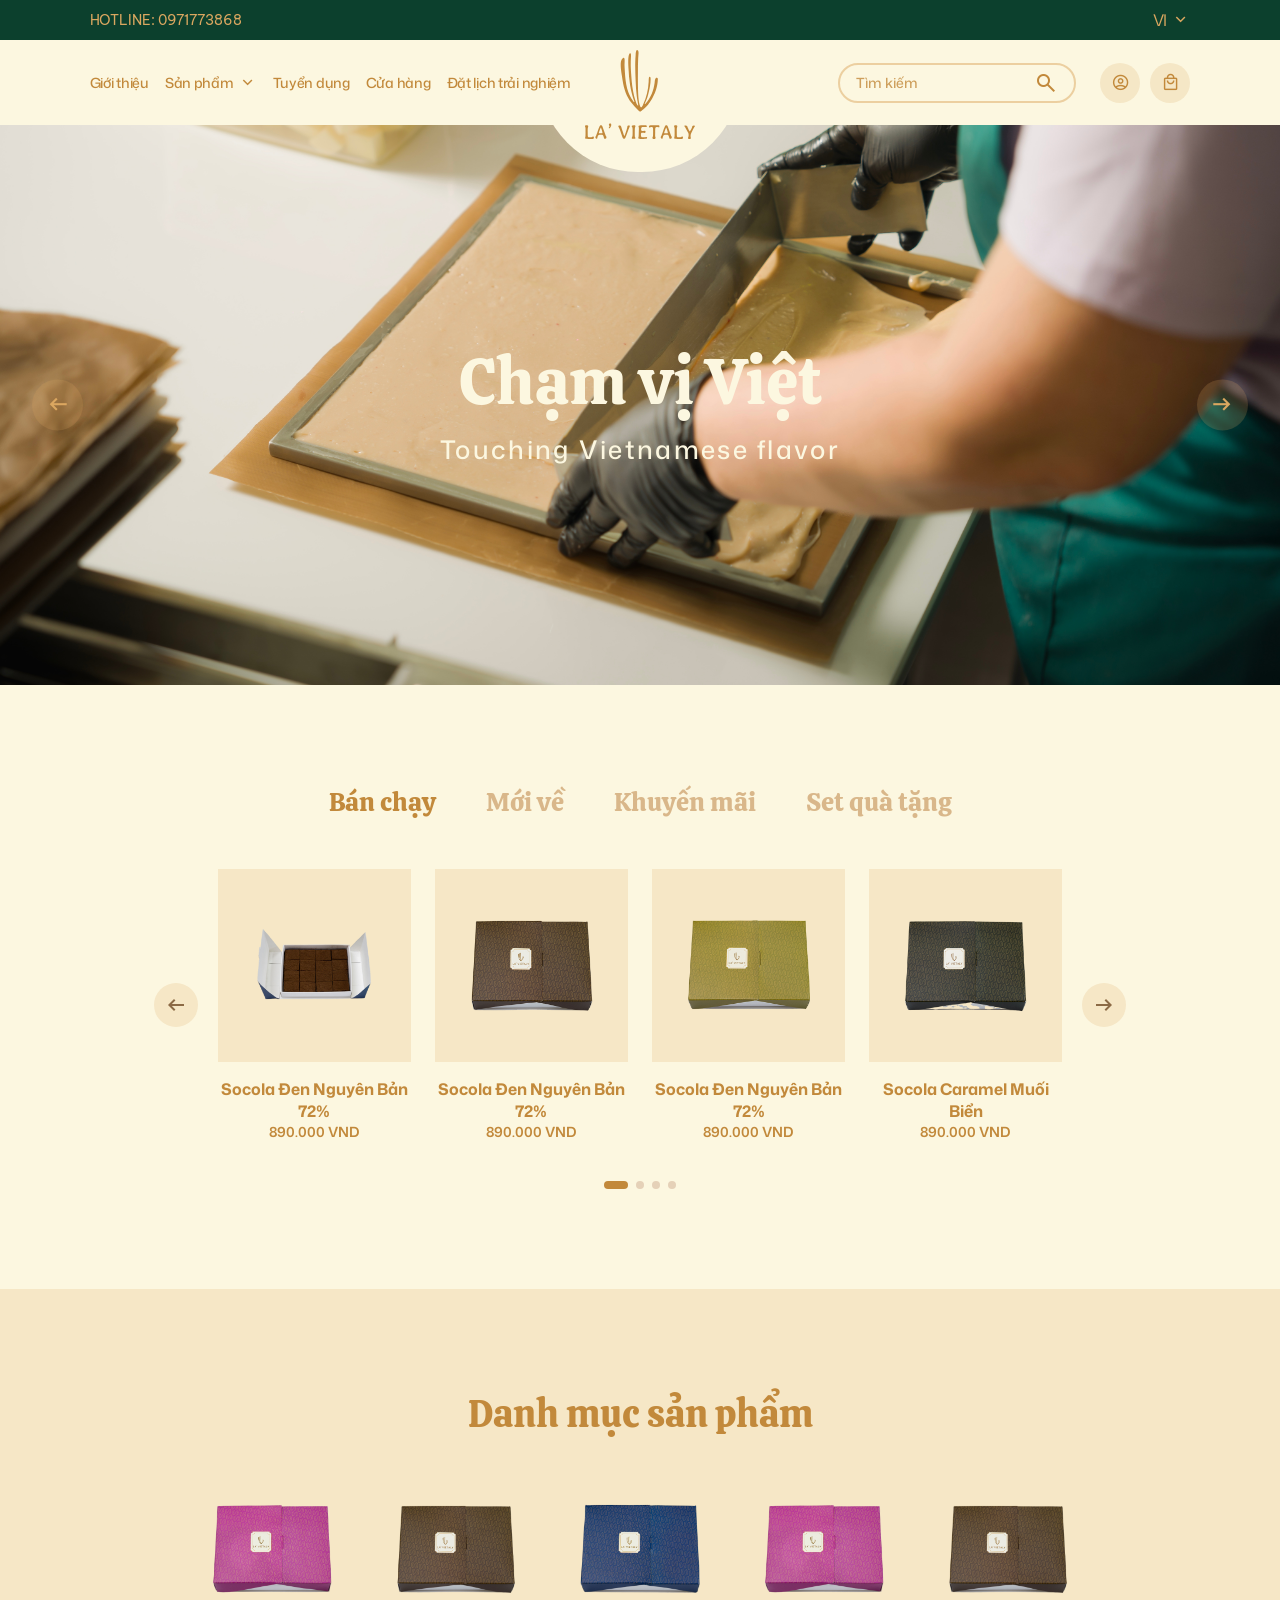
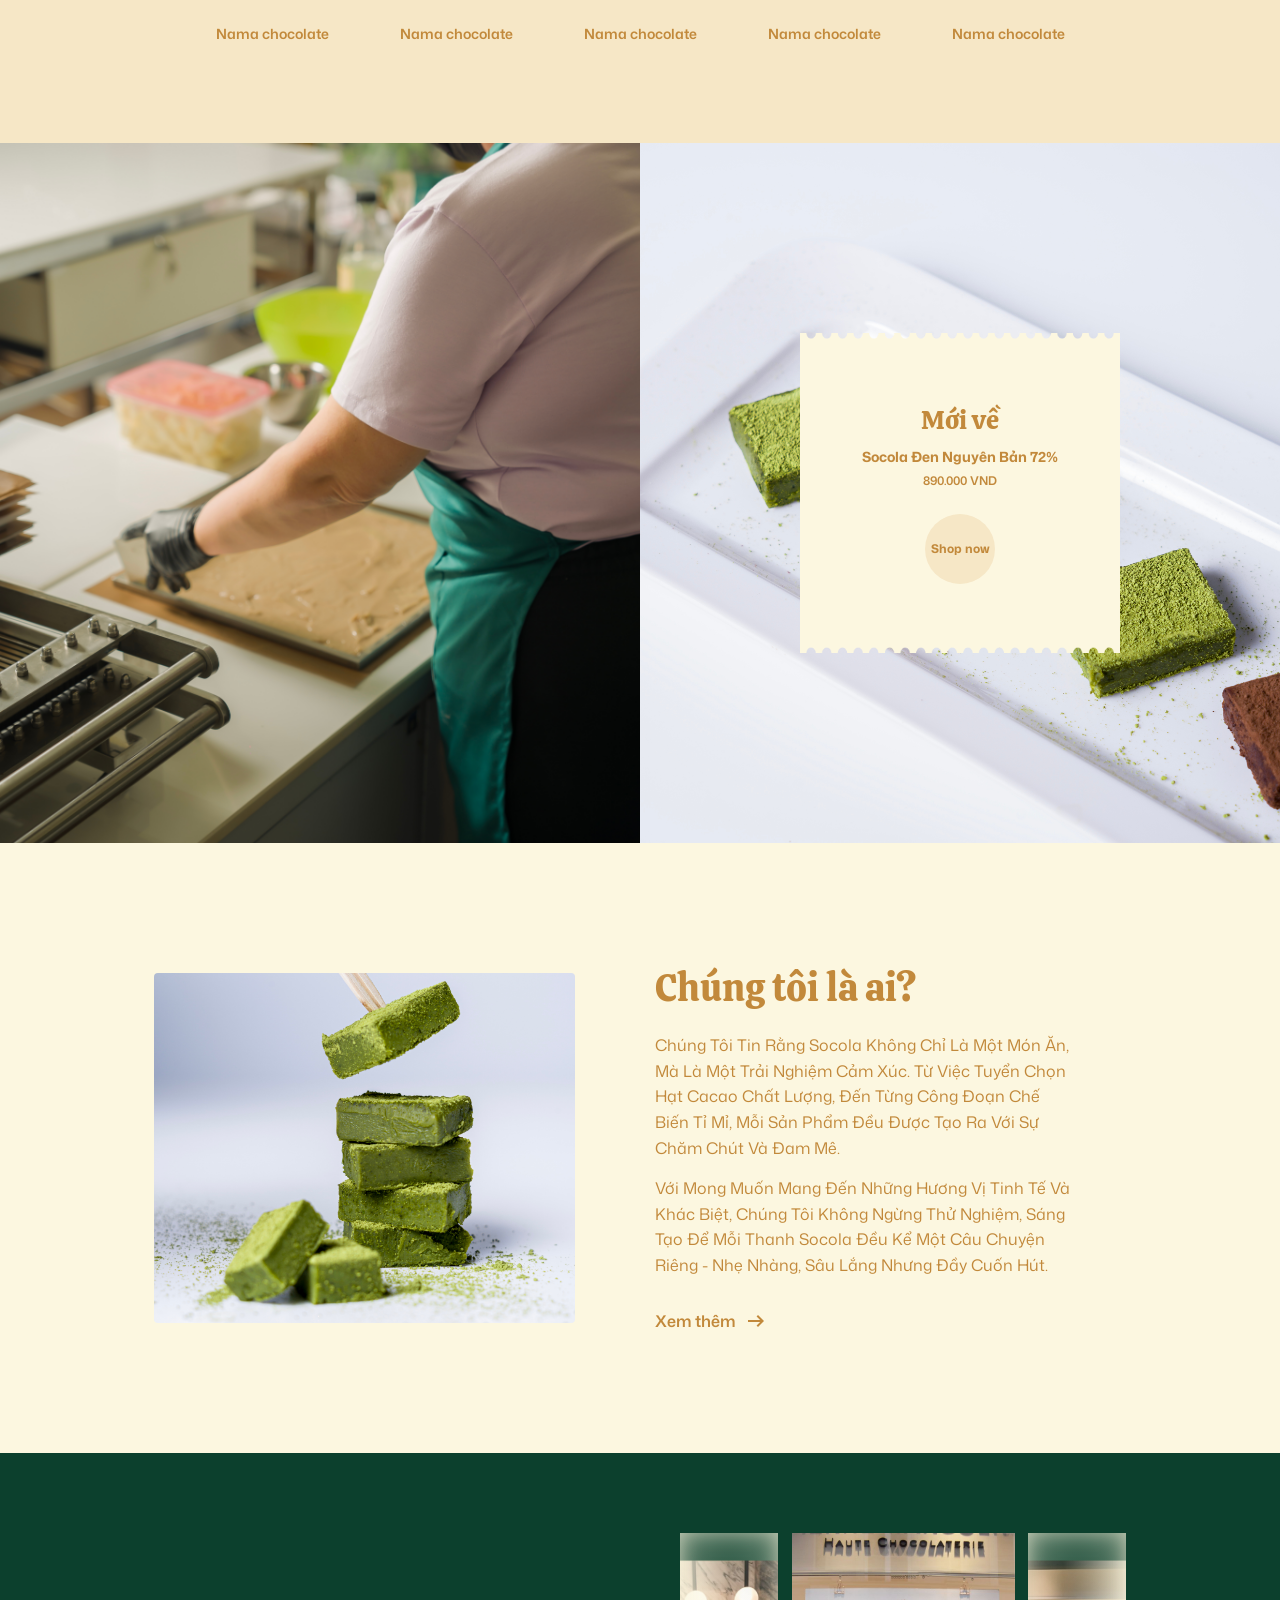
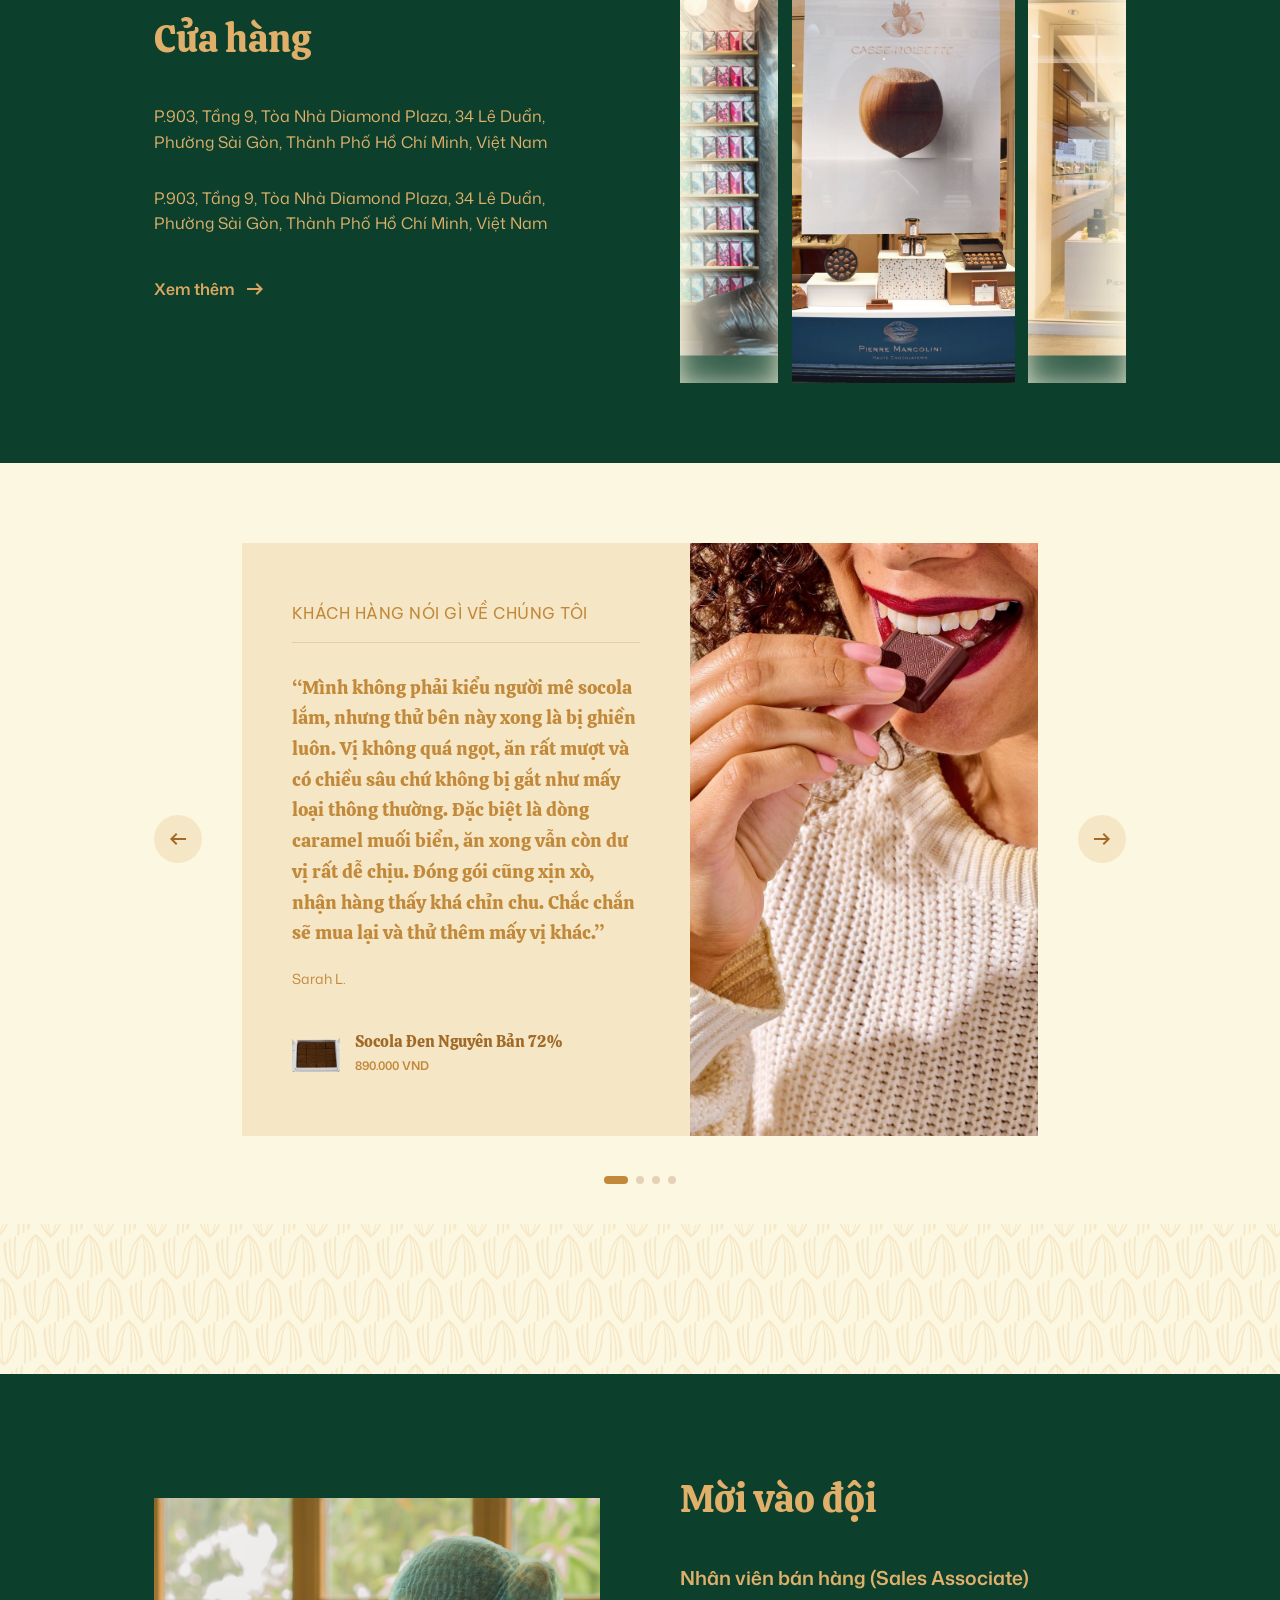
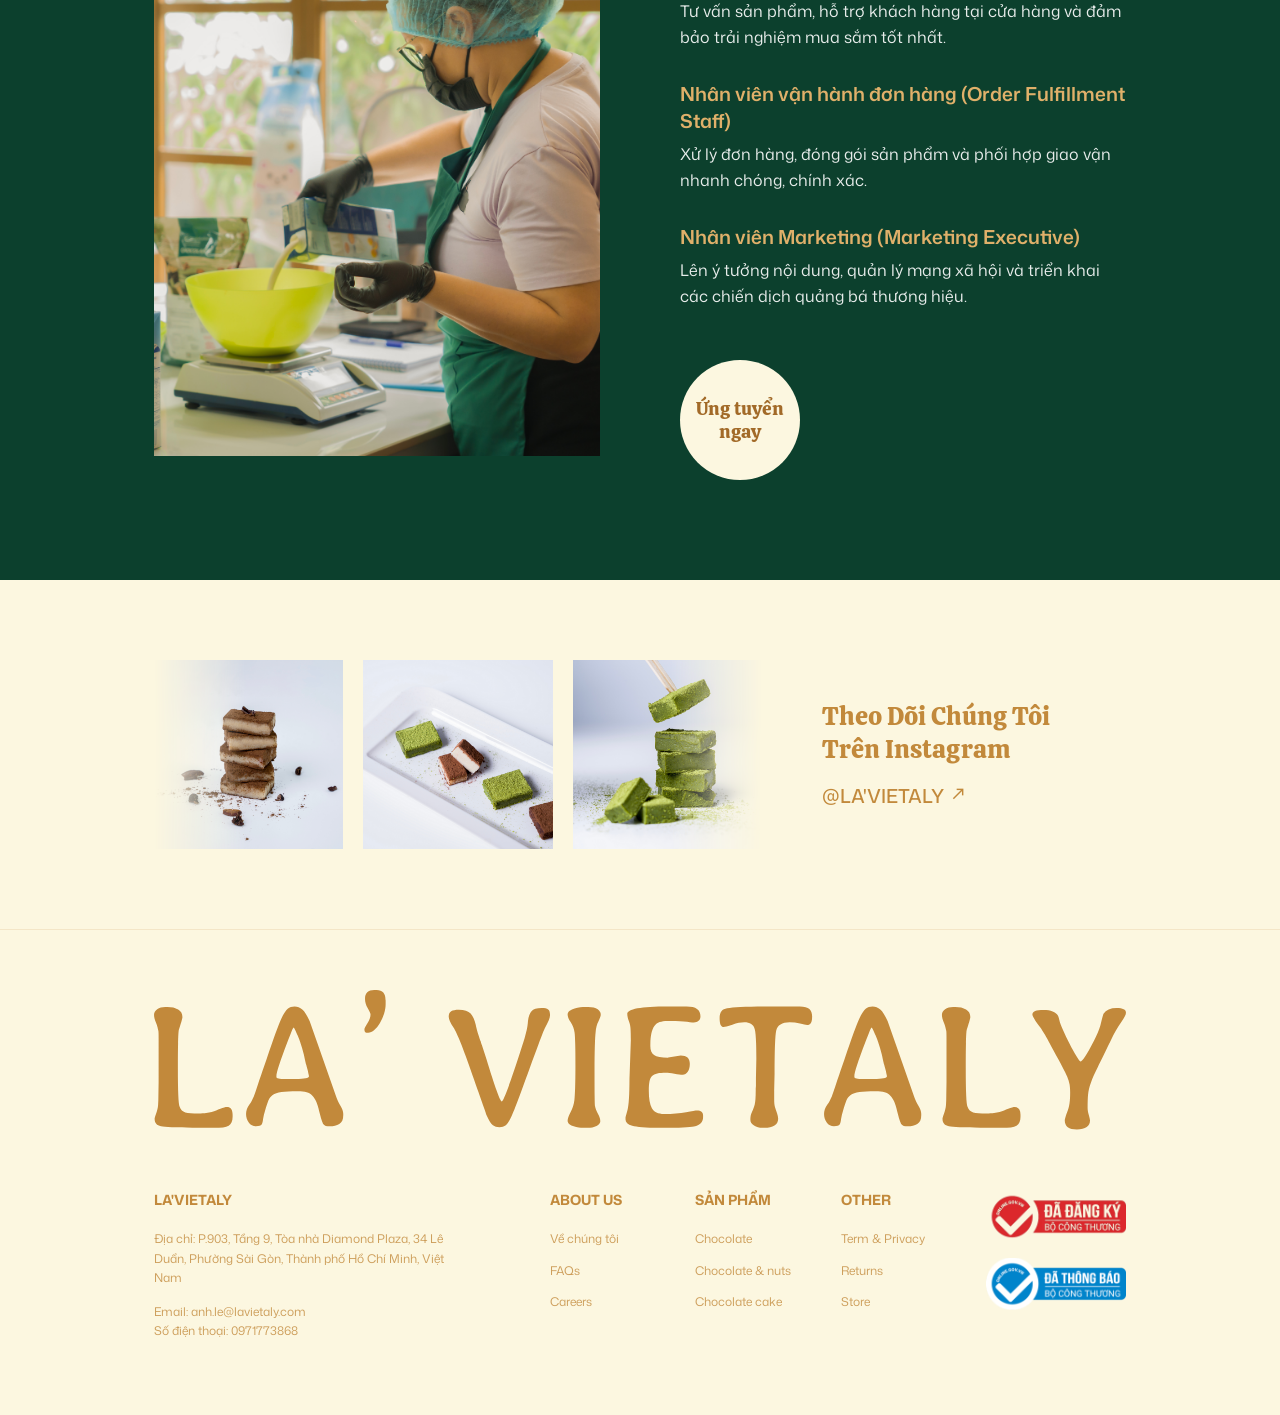
<file: index.html>
<!DOCTYPE html>
<html lang="vi">

<head>
    <meta charset="utf-8">
    <meta name="viewport" content="width=device-width, initial-scale=1">
    <title>Vietaly - Home</title>
    <link rel="icon" href="images/logotab.svg">

    <link rel="preconnect" href="https://fonts.googleapis.com">
    <link rel="preconnect" href="https://fonts.gstatic.com" crossorigin>
    <link
        href="https://fonts.googleapis.com/css2?family=Be+Vietnam+Pro:wght@400;500;600&family=Calistoga&family=Mona+Sans:ital,wght@0,200..900;1,200..900&display=swap"
        rel="stylesheet">
    <link rel="stylesheet"
        href="https://fonts.googleapis.com/css2?family=Material+Symbols+Outlined:opsz,wght,FILL,GRAD@24,400,0,0" />

    <link rel="stylesheet" href="css/app.css">
    <script type="module" src="js/app.js"></script>
    <link rel="stylesheet" href="css/home.css">
</head>

<body>
    <header class="header-wrapper">
        <div class="top-bar">
            <div class="custom-container">
                <div class="hotline">HOTLINE: 0971773868</div>
                <div class="language-selector" id="language-selector">
                    <span class="lang-text" id="current-lang">VI</span>
                    <span class="material-symbols-outlined">keyboard_arrow_down</span>
                    <div class="lang-dropdown">
                        <div class="lang-option" data-value="en">EN</div>
                    </div>
                </div>
            </div>
        </div>

        <div class="main-header">
            <div class="custom-container main-header-container">
                <button id="mobile-menu-toggle" class="mobile-menu-btn">
                    <span class="material-symbols-outlined">menu</span>
                </button>
                <div class="mobile-menu-overlay" id="mobile-menu-overlay"></div>
                <nav class="nav-menu" id="nav-menu">
                    <div class="mobile-menu-close">
                        <button id="mobile-menu-close-btn" class="mobile-menu-btn">
                            <span class="material-symbols-outlined">close</span>
                        </button>
                    </div>
                    <a href="about.html">Giới thiệu</a>
                    <div class="nav-item" data-path="/san-pham">
                        <span style="cursor: pointer;" onclick="window.location.href='products.html'">Sản phẩm</span>
                        <span class="material-symbols-outlined">keyboard_arrow_down</span>
                        <div class="mega-menu">
                            <div class="mega-menu-inner">
                                <div class="mega-categories">
                                    <h3>Danh mục</h3>
                                    <ul>
                                        <li><a href="#" class="cat-link active" data-target="cat-artisan">Socola
                                                thủ công (Artisan)</a></li>
                                        <li><a href="#" class="cat-link" data-target="cat-bars">Socola thanh
                                                (Bars)</a></li>
                                        <li><a href="#" class="cat-link" data-target="cat-truffles">Socola tươi
                                                (Truffles)</a></li>
                                        <li><a href="#" class="cat-link" data-target="cat-dark">Socola đen nguyên
                                                chất</a></li>
                                    </ul>
                                </div>

                                <div class="mega-products">
                                    <div class="mega-products-header">
                                        <h3>Sản phẩm nổi bật</h3>
                                        <a href="#" class="view-all-link">Xem tất cả<span
                                                class="material-symbols-outlined">arrow_right_alt</span></a>
                                    </div>

                                    <div class="mega-product-group active" id="cat-artisan">
                                        <div class="mega-product-card">
                                            <img src="images/product1.png" alt="Artisan 1">
                                            <h4>Hộp Socola Artisan Nghệ Thuật</h4>
                                            <p class="price">850.000đ</p>
                                        </div>
                                        <div class="mega-product-card">
                                            <img src="images/product1.png" alt="Artisan 2">
                                            <h4>Viên Socola Bonbon Hảo Hạng</h4>
                                            <p class="price">320.000đ</p>
                                        </div>
                                        <div class="mega-product-card">
                                            <img src="images/product1.png" alt="Artisan 3">
                                            <h4>Set Quà Tặng Artisan Độc Bản</h4>
                                            <p class="price">1.500.000đ</p>
                                        </div>
                                    </div>

                                    <div class="mega-product-group" id="cat-bars">
                                        <div class="mega-product-card">
                                            <img src="images/product1.png" alt="Bar 1">
                                            <h4>Thanh Socola Đen 85% Cacao</h4>
                                            <p class="price">190.000đ</p>
                                        </div>
                                        <div class="mega-product-card">
                                            <img src="images/product1.png" alt="Bar 2">
                                            <h4>Thanh Socola Sữa Trái Cây Hạt Dẻ</h4>
                                            <p class="price">210.000đ</p>
                                        </div>
                                    </div>

                                    <div class="mega-product-group" id="cat-truffles">
                                        <div class="mega-product-card">
                                            <img src="images/product1.png" alt="Truffle 1">
                                            <h4>Truffle Trà Xanh Matcha</h4>
                                            <p class="price">250.000đ</p>
                                        </div>
                                        <div class="mega-product-card">
                                            <img src="images/product1.png" alt="Truffle 2">
                                            <h4>Truffle Dâu Tây Sữa</h4>
                                            <p class="price">280.000đ</p>
                                        </div>
                                        <div class="mega-product-card">
                                            <img src="images/product1.png" alt="Truffle 3">
                                            <h4>Truffle Caramel Muối Biển</h4>
                                            <p class="price">260.000đ</p>
                                        </div>
                                        <div class="mega-product-card">
                                            <img src="images/product1.png" alt="Truffle 4">
                                            <h4>Truffle Socola Đắng Nguyên Chất</h4>
                                            <p class="price">290.000đ</p>
                                        </div>
                                    </div>
                                </div>
                            </div>
                        </div>
                    </div>
                    <a href="recruitment.html">Tuyển dụng</a>
                    <a href="store.html">Cửa hàng</a>
                    <a href="workshop.html">Đặt lịch trải nghiệm</a>
                    <div class="magic-line"></div>
                </nav>

                <div class="logo-wrapper">
                    <div class="logo-container">
                        <a href="index.html" style="text-decoration: none;">
                            <img src="images/logo.svg" alt="LA' VIETALY Logo">
                        </a>
                    </div>
                </div>

                <div class="header-actions">
                    <div class="search-box">
                        <input type="text" placeholder="Tìm kiếm">
                        <span class="material-symbols-outlined">search</span>
                    </div>

                    <div class="icon-actions">
                        <a href="#" class="icon-btn">
                            <span class="material-symbols-outlined">account_circle</span>
                        </a>
                        <a href="cart.html" class="icon-btn">
                            <span class="material-symbols-outlined">local_mall</span>
                        </a>
                    </div>
                </div>
            </div>
        </div>
    </header>

    <main>
        <div class="hero-banner">
            <div class="hero-banner-track">
                <div class="hero-slide" style="background-image: url('images/banner.jpg');"></div>
                <div class="hero-slide" style="background-image: url('images/banner2.jpg');"></div>
            </div>

            <button class="banner-btn btn-prev">
                <span class="material-symbols-outlined">arrow_right_alt</span>
            </button>
            <div class="banner-text">
                <h1>Chạm vị Việt</h1>
                <p>Touching Vietnamese flavor</p>
            </div>
            <button class="banner-btn btn-next">
                <span class="material-symbols-outlined">arrow_right_alt</span>
            </button>
        </div>

        <section class="product-showcase">
            <div class="custom-container showcase-container">
                <div class="showcase-tabs">
                    <button class="tab-btn active">Bán chạy</button>
                    <button class="tab-btn">Mới về</button>
                    <button class="tab-btn">Khuyến mãi</button>
                    <button class="tab-btn">Set quà tặng</button>
                </div>

                <div class="showcase-carousel-wrapper">
                    <button class="carousel-nav-btn showcase-prev">
                        <span class="material-symbols-outlined" style="transform: scaleX(-1);">arrow_right_alt</span>
                    </button>

                    <div class="showcase-track-container">
                        <div class="showcase-track">
                            <div class="product-card group">
                                <div class="product-image-wrap">
                                    <img src="images/product1.png" alt="Product 1" class="main-img">
                                    <div class="product-hover-elements">

                                        <div class="product-actions">
                                            <button class="btn-add">
                                                <span class="material-symbols-outlined">local_mall</span> Thêm
                                            </button>
                                            <button class="btn-detail">Chi tiết</button>
                                        </div>
                                    </div>
                                </div>
                                <div class="product-info">
                                    <h3>Socola Đen Nguyên Bản 72%</h3>
                                    <p class="price">890.000 VND</p>
                                </div>
                            </div>

                            <div class="product-card group">
                                <div class="product-image-wrap">
                                    <img src="images/product2.png" alt="Product 2" class="main-img">
                                    <div class="product-hover-elements">

                                        <div class="product-actions">
                                            <button class="btn-add">
                                                <span class="material-symbols-outlined">local_mall</span> Thêm
                                            </button>
                                            <button class="btn-detail">Chi tiết</button>
                                        </div>
                                    </div>
                                </div>
                                <div class="product-info">
                                    <h3>Socola Đen Nguyên Bản 72%</h3>
                                    <p class="price">890.000 VND</p>
                                </div>
                            </div>

                            <div class="product-card group">
                                <div class="product-image-wrap">
                                    <img src="images/product3.png" alt="Product 3" class="main-img">
                                    <div class="product-hover-elements">

                                        <div class="product-actions">
                                            <button class="btn-add">
                                                <span class="material-symbols-outlined">local_mall</span> Thêm
                                            </button>
                                            <button class="btn-detail">Chi tiết</button>
                                        </div>
                                    </div>
                                </div>
                                <div class="product-info">
                                    <h3>Socola Đen Nguyên Bản 72%</h3>
                                    <p class="price">890.000 VND</p>
                                </div>
                            </div>

                            <div class="product-card group">
                                <div class="product-image-wrap">
                                    <img src="images/product4.png" alt="Product 4" class="main-img">
                                    <div class="product-hover-elements">

                                        <div class="product-actions">
                                            <button class="btn-add">
                                                <span class="material-symbols-outlined">local_mall</span> Thêm
                                            </button>
                                            <button class="btn-detail">Chi tiết</button>
                                        </div>
                                    </div>
                                </div>
                                <div class="product-info">
                                    <h3>Socola Caramel Muối Biển</h3>
                                    <p class="price">890.000 VND</p>
                                </div>
                            </div>

                            <div class="product-card group">
                                <div class="product-image-wrap">
                                    <img src="images/product1.png" alt="Product 1" class="main-img">
                                    <div class="product-hover-elements">

                                        <div class="product-actions">
                                            <button class="btn-add">
                                                <span class="material-symbols-outlined">local_mall</span> Thêm
                                            </button>
                                            <button class="btn-detail">Chi tiết</button>
                                        </div>
                                    </div>
                                </div>
                                <div class="product-info">
                                    <h3>Socola Đen Nguyên Bản 72%</h3>
                                    <p class="price">890.000 VND</p>
                                </div>
                            </div>

                            <div class="product-card group">
                                <div class="product-image-wrap">
                                    <img src="images/product2.png" alt="Product 2" class="main-img">
                                    <div class="product-hover-elements">

                                        <div class="product-actions">
                                            <button class="btn-add">
                                                <span class="material-symbols-outlined">local_mall</span> Thêm
                                            </button>
                                            <button class="btn-detail">Chi tiết</button>
                                        </div>
                                    </div>
                                </div>
                                <div class="product-info">
                                    <h3>Socola Đen Nguyên Bản 72%</h3>
                                    <p class="price">890.000 VND</p>
                                </div>
                            </div>

                            <div class="product-card group">
                                <div class="product-image-wrap">
                                    <img src="images/product3.png" alt="Product 3" class="main-img">
                                    <div class="product-hover-elements">

                                        <div class="product-actions">
                                            <button class="btn-add">
                                                <span class="material-symbols-outlined">local_mall</span> Thêm
                                            </button>
                                            <button class="btn-detail">Chi tiết</button>
                                        </div>
                                    </div>
                                </div>
                                <div class="product-info">
                                    <h3>Socola Đen Nguyên Bản 72%</h3>
                                    <p class="price">890.000 VND</p>
                                </div>
                            </div>

                            <div class="product-card group">
                                <div class="product-image-wrap">
                                    <img src="images/product4.png" alt="Product 4" class="main-img">
                                    <div class="product-hover-elements">

                                        <div class="product-actions">
                                            <button class="btn-add">
                                                <span class="material-symbols-outlined">local_mall</span> Thêm
                                            </button>
                                            <button class="btn-detail">Chi tiết</button>
                                        </div>
                                    </div>
                                </div>
                                <div class="product-info">
                                    <h3>Socola Caramel Muối Biển</h3>
                                    <p class="price">890.000 VND</p>
                                </div>
                            </div>
                        </div>
                    </div>

                    <button class="carousel-nav-btn showcase-next">
                        <span class="material-symbols-outlined">arrow_right_alt</span>
                    </button>
                </div>

                <div class="showcase-pagination">
                    <span class="dot active"></span>
                    <span class="dot"></span>
                    <span class="dot"></span>
                    <span class="dot"></span>
                </div>
            </div>
        </section>

        <section class="category-section">
            <div class="custom-container">
                <h2 class="section-title">Danh mục sản phẩm</h2>
                <div class="category-list">
                    <a href="#" class="category-item">
                        <div class="cat-img-wrap">
                            <img src="images/category1.png" alt="Nama chocolate">
                        </div>
                        <p>Nama chocolate</p>
                    </a>
                    <a href="#" class="category-item">
                        <div class="cat-img-wrap">
                            <img src="images/category2.png" alt="Nama chocolate">
                        </div>
                        <p>Nama chocolate</p>
                    </a>
                    <a href="#" class="category-item">
                        <div class="cat-img-wrap">
                            <img src="images/category3.png" alt="Nama chocolate">
                        </div>
                        <p>Nama chocolate</p>
                    </a>
                    <a href="#" class="category-item">
                        <div class="cat-img-wrap">
                            <img src="images/category1.png" alt="Nama chocolate">
                        </div>
                        <p>Nama chocolate</p>
                    </a>
                    <a href="#" class="category-item">
                        <div class="cat-img-wrap">
                            <img src="images/category2.png" alt="Nama chocolate">
                        </div>
                        <p>Nama chocolate</p>
                    </a>
                </div>
            </div>
        </section>

        <section class="split-banner-section">
            <div class="split-left">
                <img src="images/banner3.jpg" alt="Process">
            </div>
            <div class="split-right">
                <img src="images/banner4.jpg" alt="New Arrivals">

                <div class="new-arrival-card" style="background-image: url('images/card.png');">
                    <h2 class="new-title">Mới về</h2>
                    <h3 class="new-product-name">Socola Đen Nguyên Bản 72%</h3>
                    <p class="new-price">890.000 VND</p>
                    <button class="btn-shop-now">Shop now</button>
                </div>
            </div>
        </section>

        <section class="who-we-are-section">
            <div class="custom-container who-we-are-container">
                <div class="who-we-are-left">
                    <img src="images/weare.jpg" alt="Chúng tôi là ai">
                </div>
                <div class="who-we-are-right">
                    <h2 class="section-title text-left">Chúng tôi là ai?</h2>

                    <div class="who-text-content">
                        <p>Chúng Tôi Tin Rằng Socola Không Chỉ Là Một Món Ăn, Mà Là Một Trải Nghiệm Cảm Xúc. Từ Việc
                            Tuyển Chọn Hạt Cacao Chất Lượng, Đến Từng Công Đoạn Chế Biến Tỉ Mỉ, Mỗi Sản Phẩm Đều Được
                            Tạo Ra
                            Với Sự Chăm Chút Và Đam Mê.</p>
                        <p>Với Mong Muốn Mang Đến Những Hương Vị Tinh Tế Và Khác Biệt, Chúng Tôi Không Ngừng Thử Nghiệm,
                            Sáng Tạo Để Mỗi Thanh Socola Đều Kể Một Câu Chuyện Riêng - Nhẹ Nhàng, Sâu Lắng Nhưng Đầy
                            Cuốn Hút.</p>
                    </div>
                    <a href="#" class="view-more-link">Xem thêm <span
                            class="material-symbols-outlined">arrow_right_alt</span></a>
                </div>
            </div>
        </section>

        <section class="store-section">
            <div class="custom-container store-container">
                <div class="store-left">
                    <div class="store-content-wrapper">
                        <h2 class="store-title">Cửa hàng</h2>
                        <div class="store-addresses">
                            <p>P.903, Tầng 9, Tòa Nhà Diamond Plaza, 34 Lê Duẩn, Phường Sài Gòn, Thành Phố Hồ Chí Minh,
                                Việt Nam</p>
                            <p>P.903, Tầng 9, Tòa Nhà Diamond Plaza, 34 Lê Duẩn, Phường Sài Gòn, Thành Phố Hồ Chí Minh,
                                Việt Nam</p>
                        </div>
                        <a href="#" class="store-link">Xem thêm <span
                                class="material-symbols-outlined">arrow_right_alt</span></a>
                    </div>
                </div>
                <div class="store-right">
                    <div class="store-images">
                        <div class="store-img-wrap side-img left-img">
                            <img src="images/store2.png" alt="Store 2">
                        </div>
                        <div class="store-img-wrap center-img">
                            <img src="images/store1.png" alt="Store 1">
                        </div>
                        <div class="store-img-wrap side-img right-img">
                            <img src="images/store3.png" alt="Store 3">
                        </div>
                    </div>
                </div>
            </div>
        </section>

        <section class="review-section">
            <div class="custom-container review-container">
                <button class="review-nav-btn review-prev">
                    <span class="material-symbols-outlined">arrow_left_alt</span>
                </button>

                <div class="review-track-container">
                    <div class="review-track">
                        <div class="review-card">
                            <div class="review-card-left">
                                <span class="review-subtitle">KHÁCH HÀNG NÓI GÌ VỀ CHÚNG TÔI</span>
                                <p class="review-quote">“Mình không phải kiểu người mê socola lắm, nhưng thử bên này
                                    xong là bị ghiền luôn. Vị không quá ngọt, ăn rất mượt và có chiều sâu chứ không bị
                                    gắt như mấy loại thông thường. Đặc biệt là dòng caramel muối biển, ăn xong vẫn còn
                                    dư vị
                                    rất dễ chịu. Đóng gói cũng xịn xò, nhận hàng thấy khá chỉn chu. Chắc chắn sẽ mua lại
                                    và
                                    thử thêm mấy vị khác.”</p>
                                <span class="review-author">Sarah L.</span>

                                <div class="review-product">
                                    <img src="images/product1.png" alt="Product" class="review-product-img">
                                    <div class="review-product-info">
                                        <span class="review-product-title">Socola Đen Nguyên Bản 72%</span>
                                        <span class="review-product-price">890.000 VND</span>
                                    </div>
                                </div>
                            </div>
                            <div class="review-card-right">
                                <img src="images/review.png" alt="Review">
                            </div>
                        </div>

                        <div class="review-card">
                            <div class="review-card-left">
                                <span class="review-subtitle">KHÁCH HÀNG NÓI GÌ VỀ CHÚNG TÔI</span>
                                <p class="review-quote">“Socola ở đây thật sự rất khác biệt, mỗi thanh đều mang lại cảm
                                    giác chân thật về nguyên liệu chất lượng cao. Từ cách đóng gói tỉ mỉ đến hương vị
                                    tuyệt
                                    vời, Vietaly thực sự làm mình ấn tượng. Mình sẽ còn ủng hộ dài dài!”</p>
                                <span class="review-author">Tony T.</span>

                                <div class="review-product">
                                    <img src="images/product2.png" alt="Product" class="review-product-img">
                                    <div class="review-product-info">
                                        <span class="review-product-title">Socola Hạt Dẻ Cười 65%</span>
                                        <span class="review-product-price">950.000 VND</span>
                                    </div>
                                </div>
                            </div>
                            <div class="review-card-right">
                                <img src="images/banner2.jpg" alt="Review 2">
                            </div>
                        </div>
                    </div>
                </div>

                <button class="review-nav-btn review-next">
                    <span class="material-symbols-outlined">arrow_right_alt</span>
                </button>
            </div>

            <div class="review-pagination">
                <span class="dot active"></span>
                <span class="dot"></span>
                <span class="dot"></span>
                <span class="dot"></span>
            </div>

            <div class="review-bottom-bg">
                <img src="images/background.svg" alt="Background Pattern">
            </div>
        </section>

        <section class="team-section">
            <div class="custom-container team-container">
                <div class="team-left">
                    <img src="images/team.jpg" alt="Team">
                </div>
                <div class="team-right">
                    <h2 class="team-title">Mời vào đội</h2>
                    <div class="team-positions">
                        <div class="team-position">
                            <h3>Nhân viên bán hàng (Sales Associate)</h3>
                            <p>Tư vấn sản phẩm, hỗ trợ khách hàng tại cửa hàng và đảm bảo trải nghiệm mua sắm tốt nhất.
                            </p>
                        </div>
                        <div class="team-position">
                            <h3>Nhân viên vận hành đơn hàng (Order Fulfillment Staff)</h3>
                            <p>Xử lý đơn hàng, đóng gói sản phẩm và phối hợp giao vận nhanh chóng, chính xác.</p>
                        </div>
                        <div class="team-position">
                            <h3>Nhân viên Marketing (Marketing Executive)</h3>
                            <p>Lên ý tưởng nội dung, quản lý mạng xã hội và triển khai các chiến dịch quảng bá thương
                                hiệu.</p>
                        </div>
                    </div>
                    <a href="#" class="btn-apply-circle">
                        <span>Ứng tuyển<br>ngay</span>
                    </a>
                </div>
            </div>
        </section>

        <section class="instagram-section">
            <div class="custom-container instagram-container">
                <div class="instagram-images">
                    <div class="insta-img-wrap"><img src="images/footer1.jpg" alt="Instagram 1"></div>
                    <div class="insta-img-wrap"><img src="images/banner4.jpg" alt="Instagram 2"></div>
                    <div class="insta-img-wrap"><img src="images/weare.jpg" alt="Instagram 3"></div>
                </div>
                <div class="instagram-text">
                    <h2>Theo Dõi Chúng Tôi<br>Trên Instagram</h2>
                    <a href="#" class="insta-link">@LA'VIETALY <span
                            class="material-symbols-outlined">call_made</span></a>
                </div>
            </div>
        </section>
    </main>

    <footer class="footer-section">
        <div class="custom-container">
            <img src="images/logo footer.svg" alt="LA' VIETALY Logo" class="footer-huge-logo">
            <div class="footer-grid">
                <div class="footer-col footer-col-brand">
                    <h3>LA'VIETALY</h3>
                    <p>Địa chỉ: P.903, Tầng 9, Tòa nhà Diamond Plaza, 34 Lê Duẩn, Phường Sài Gòn, Thành phố Hồ Chí Minh,
                        Việt Nam</p>
                    <p>Email: anh.le@lavietaly.com<br>Số điện thoại: 0971773868</p>
                </div>
                <div class="footer-col">
                    <h3>ABOUT US</h3>
                    <ul>
                        <li><a href="about.html">Về chúng tôi</a></li>
                        <li><a href="#">FAQs</a></li>
                        <li><a href="#">Careers</a></li>
                    </ul>
                </div>
                <div class="footer-col">
                    <h3>SẢN PHẨM</h3>
                    <ul>
                        <li><a href="#">Chocolate</a></li>
                        <li><a href="#">Chocolate & nuts</a></li>
                        <li><a href="#">Chocolate cake</a></li>
                    </ul>
                </div>
                <div class="footer-col">
                    <h3>OTHER</h3>
                    <ul>
                        <li><a href="#">Term & Privacy</a></li>
                        <li><a href="#">Returns</a></li>
                        <li><a href="#">Store</a></li>
                    </ul>
                </div>
                <div class="footer-col footer-col-badges">
                    <img src="images/register.svg" alt="Đã đăng ký Bộ Công Thương" class="bct-logo">
                    <img src="images/noti.svg" alt="Đã thông báo Bộ Công Thương" class="bct-logo">
                </div>
            </div>
        </div>
    </footer>
    <script type="module" src="js/home.js"></script>
</body>

</html>
</file>
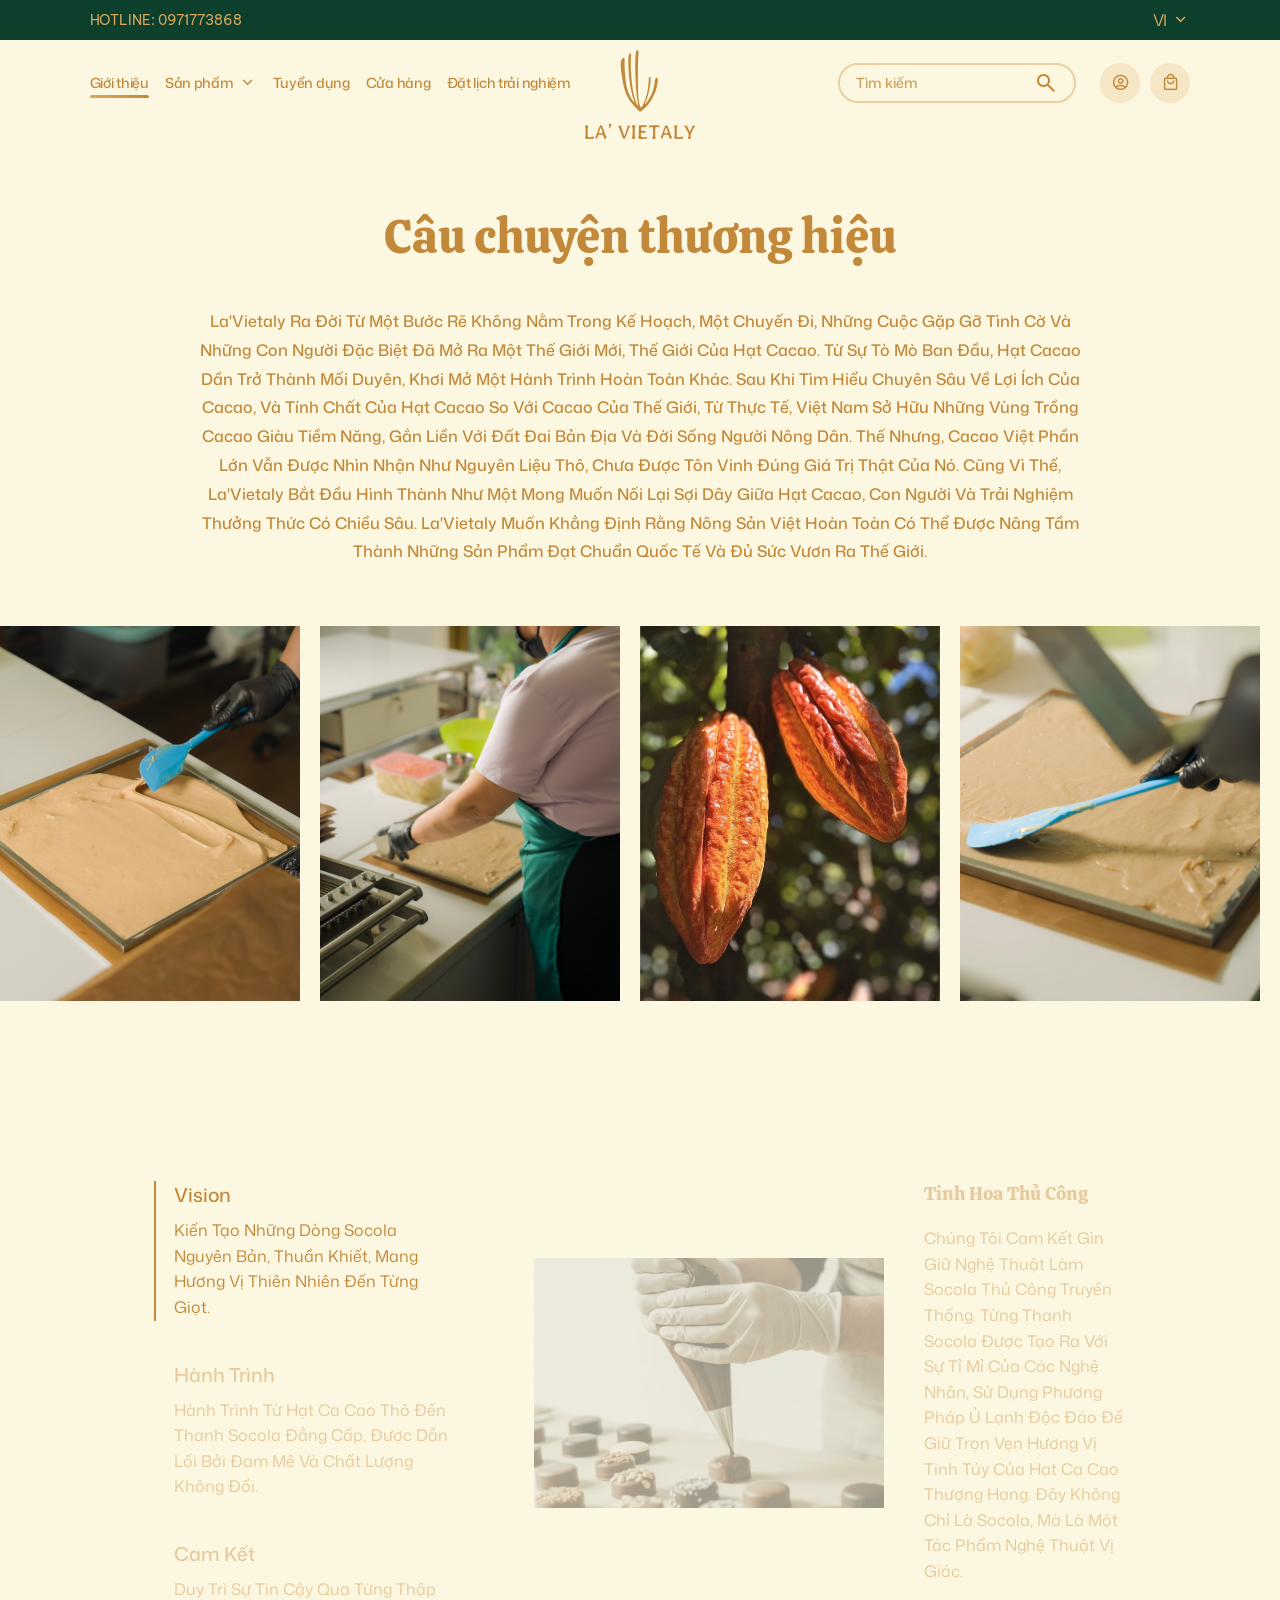
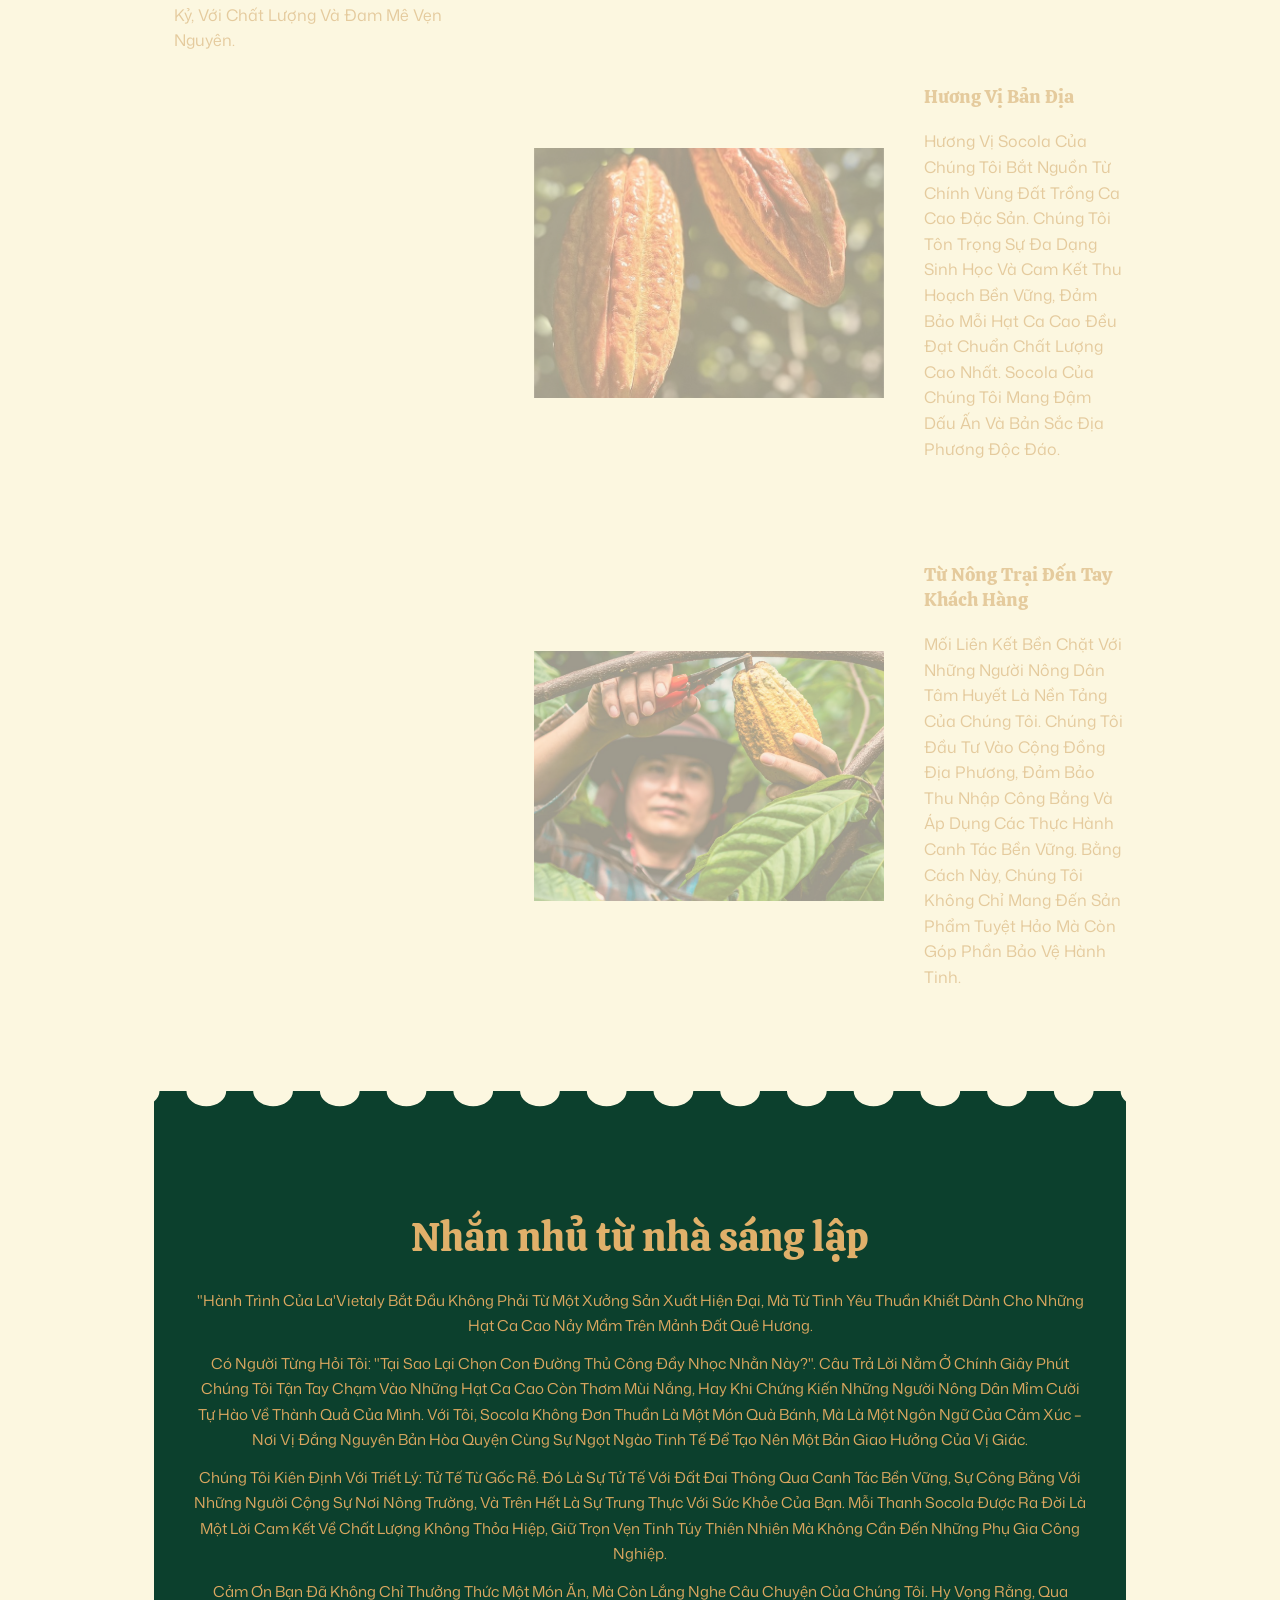
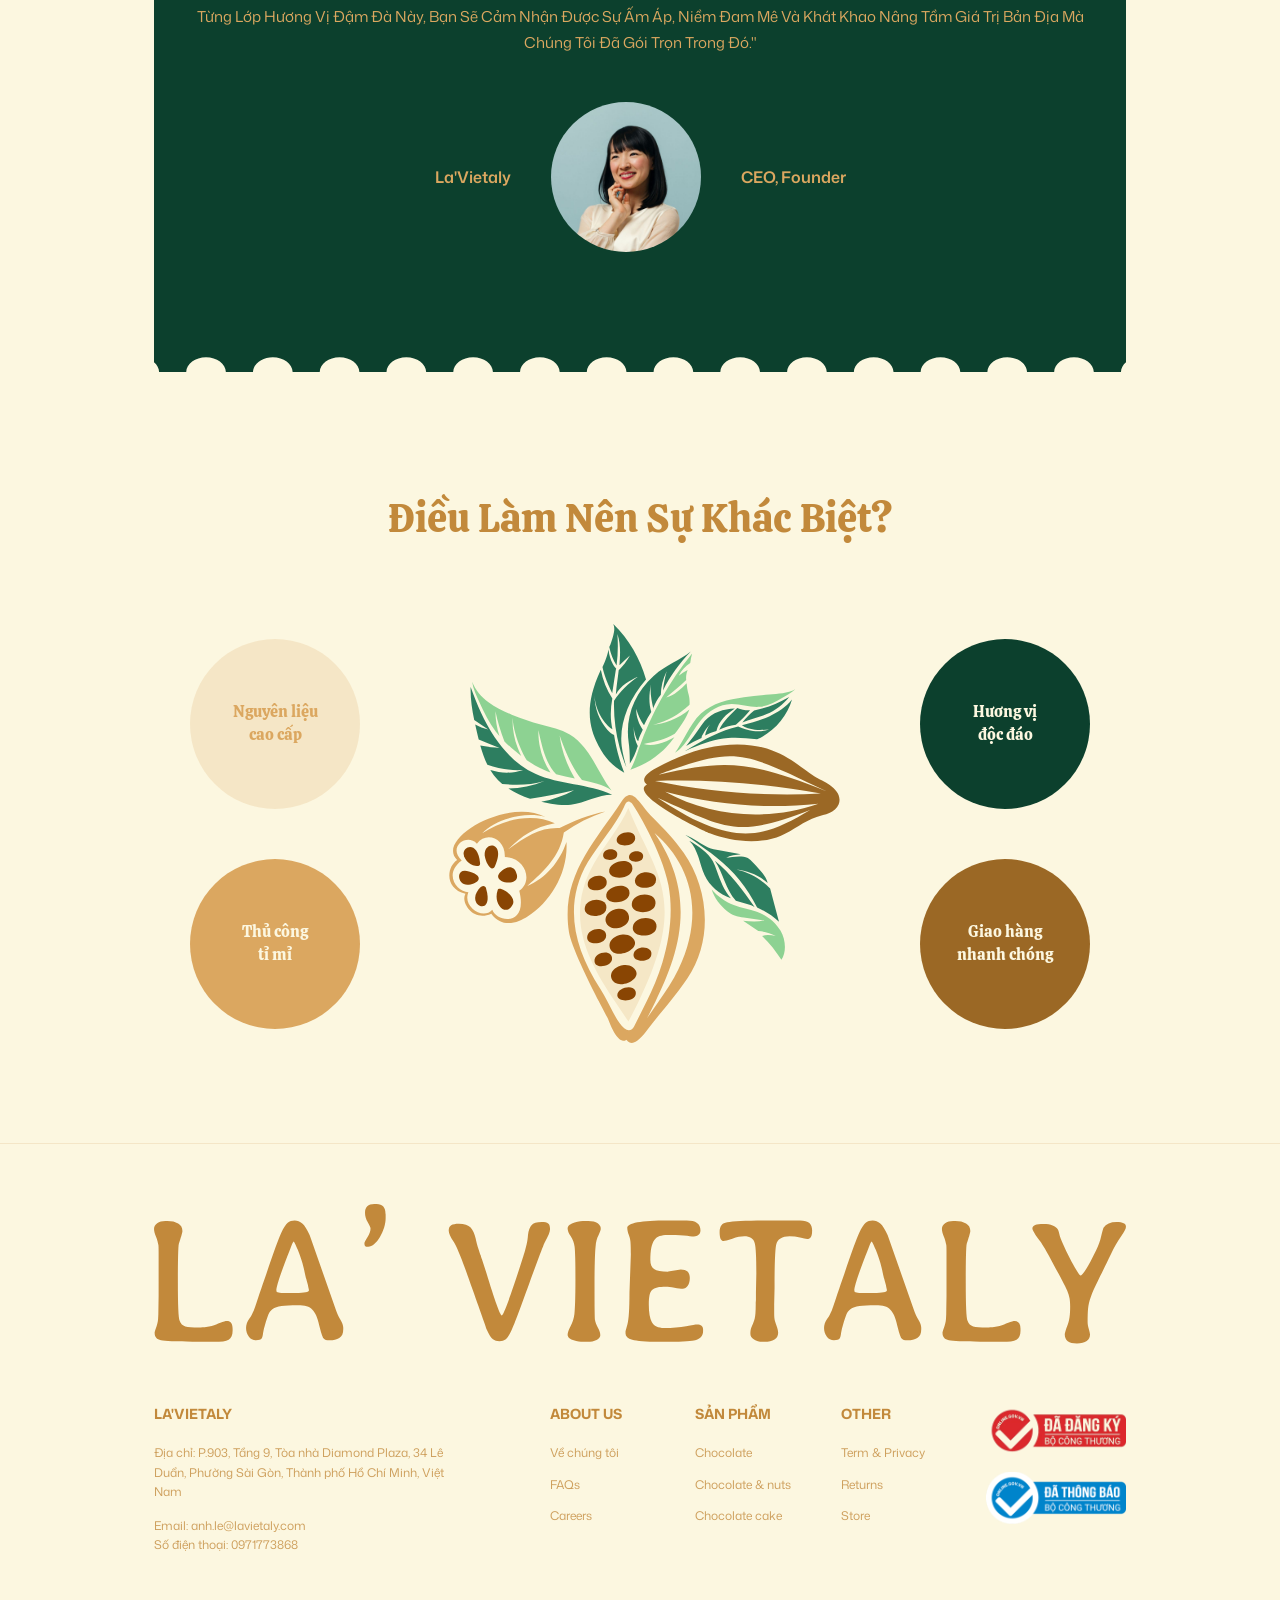
<file: about.html>
<!DOCTYPE html>
<html lang="vi">

<head>
    <meta charset="utf-8">
    <meta name="viewport" content="width=device-width, initial-scale=1">
    <title>Vietaly - Giới thiệu</title>
    <link rel="icon" href="images/logotab.svg">

    <link rel="preconnect" href="https://fonts.googleapis.com">
    <link rel="preconnect" href="https://fonts.gstatic.com" crossorigin>
    <link
        href="https://fonts.googleapis.com/css2?family=Be+Vietnam+Pro:wght@400;500;600&family=Calistoga&family=Mona+Sans:ital,wght@0,200..900;1,200..900&display=swap"
        rel="stylesheet">
    <link rel="stylesheet"
        href="https://fonts.googleapis.com/css2?family=Material+Symbols+Outlined:opsz,wght,FILL,GRAD@24,400,0,0" />

    <link rel="stylesheet" href="css/app.css">
    <script type="module" src="js/app.js"></script>
    <link rel="stylesheet" href="css/about.css">
</head>

<body>
    <header class="header-wrapper">
        <div class="top-bar">
            <div class="custom-container">
                <div class="hotline">HOTLINE: 0971773868</div>
                <div class="language-selector" id="language-selector">
                    <span class="lang-text" id="current-lang">VI</span>
                    <span class="material-symbols-outlined">keyboard_arrow_down</span>
                    <div class="lang-dropdown">
                        <div class="lang-option" data-value="en">EN</div>
                    </div>
                </div>
            </div>
        </div>

        <div class="main-header">
            <div class="custom-container main-header-container">
                <button id="mobile-menu-toggle" class="mobile-menu-btn">
                    <span class="material-symbols-outlined">menu</span>
                </button>
                <div class="mobile-menu-overlay" id="mobile-menu-overlay"></div>
                <nav class="nav-menu" id="nav-menu">
                    <div class="mobile-menu-close">
                        <button id="mobile-menu-close-btn" class="mobile-menu-btn">
                            <span class="material-symbols-outlined">close</span>
                        </button>
                    </div>
                    <a href="about.html">Giới thiệu</a>
                    <div class="nav-item" data-path="/san-pham">
                        <span style="cursor: pointer;" onclick="window.location.href='products.html'">Sản phẩm</span>
                        <span class="material-symbols-outlined">keyboard_arrow_down</span>
                        <div class="mega-menu">
                            <div class="mega-menu-inner">
                                <div class="mega-categories">
                                    <h3>Danh mục</h3>
                                    <ul>
                                        <li><a href="#" class="cat-link active" data-target="cat-artisan">Socola
                                                thủ công (Artisan)</a></li>
                                        <li><a href="#" class="cat-link" data-target="cat-bars">Socola thanh
                                                (Bars)</a></li>
                                        <li><a href="#" class="cat-link" data-target="cat-truffles">Socola tươi
                                                (Truffles)</a></li>
                                        <li><a href="#" class="cat-link" data-target="cat-dark">Socola đen nguyên
                                                chất</a></li>
                                    </ul>
                                </div>

                                <div class="mega-products">
                                    <div class="mega-products-header">
                                        <h3>Sản phẩm nổi bật</h3>
                                        <a href="#" class="view-all-link">Xem tất cả<span
                                                class="material-symbols-outlined">arrow_right_alt</span></a>
                                    </div>

                                    <div class="mega-product-group active" id="cat-artisan">
                                        <div class="mega-product-card">
                                            <img src="images/product1.png" alt="Artisan 1">
                                            <h4>Hộp Socola Artisan Nghệ Thuật</h4>
                                            <p class="price">850.000đ</p>
                                        </div>
                                        <div class="mega-product-card">
                                            <img src="images/product1.png" alt="Artisan 2">
                                            <h4>Viên Socola Bonbon Hảo Hạng</h4>
                                            <p class="price">320.000đ</p>
                                        </div>
                                        <div class="mega-product-card">
                                            <img src="images/product1.png" alt="Artisan 3">
                                            <h4>Set Quà Tặng Artisan Độc Bản</h4>
                                            <p class="price">1.500.000đ</p>
                                        </div>
                                    </div>

                                    <div class="mega-product-group" id="cat-bars">
                                        <div class="mega-product-card">
                                            <img src="images/product1.png" alt="Bar 1">
                                            <h4>Thanh Socola Đen 85% Cacao</h4>
                                            <p class="price">190.000đ</p>
                                        </div>
                                        <div class="mega-product-card">
                                            <img src="images/product1.png" alt="Bar 2">
                                            <h4>Thanh Socola Sữa Trái Cây Hạt Dẻ</h4>
                                            <p class="price">210.000đ</p>
                                        </div>
                                    </div>

                                    <div class="mega-product-group" id="cat-truffles">
                                        <div class="mega-product-card">
                                            <img src="images/product1.png" alt="Truffle 1">
                                            <h4>Truffle Trà Xanh Matcha</h4>
                                            <p class="price">250.000đ</p>
                                        </div>
                                        <div class="mega-product-card">
                                            <img src="images/product1.png" alt="Truffle 2">
                                            <h4>Truffle Dâu Tây Sữa</h4>
                                            <p class="price">280.000đ</p>
                                        </div>
                                        <div class="mega-product-card">
                                            <img src="images/product1.png" alt="Truffle 3">
                                            <h4>Truffle Caramel Muối Biển</h4>
                                            <p class="price">260.000đ</p>
                                        </div>
                                        <div class="mega-product-card">
                                            <img src="images/product1.png" alt="Truffle 4">
                                            <h4>Truffle Socola Đắng Nguyên Chất</h4>
                                            <p class="price">290.000đ</p>
                                        </div>
                                    </div>
                                </div>
                            </div>
                        </div>
                    </div>
                    <a href="recruitment.html">Tuyển dụng</a>
                    <a href="store.html">Cửa hàng</a>
                    <a href="workshop.html">Đặt lịch trải nghiệm</a>
                    <div class="magic-line"></div>
                </nav>

                <div class="logo-wrapper">
                    <div class="logo-container">
                        <a href="index.html" style="text-decoration: none;">
                            <img src="images/logo.svg" alt="LA' VIETALY Logo">
                        </a>
                    </div>
                </div>

                <div class="header-actions">
                    <div class="search-box">
                        <input type="text" placeholder="Tìm kiếm">
                        <span class="material-symbols-outlined">search</span>
                    </div>

                    <div class="icon-actions">
                        <a href="#" class="icon-btn">
                            <span class="material-symbols-outlined">account_circle</span>
                        </a>
                        <a href="cart.html" class="icon-btn">
                            <span class="material-symbols-outlined">local_mall</span>
                        </a>
                    </div>
                </div>
            </div>
        </div>
    </header>

    <main>
        <section class="about-section">
            <div class="custom-container about-container">
                <h2 class="about-title">Câu chuyện thương hiệu</h2>
                <p class="about-desc">
                    La'Vietaly Ra Đời Từ Một Bước Rẽ Không Nằm Trong Kế Hoạch, Một Chuyến Đi, Những Cuộc Gặp Gỡ Tình Cờ
                    Và Những
                    Con Người Đặc Biệt Đã Mở Ra Một Thế Giới Mới, Thế Giới Của Hạt Cacao. Từ Sự Tò Mò Ban Đầu, Hạt Cacao
                    Dần Trở
                    Thành Mối Duyên, Khơi Mở Một Hành Trình Hoàn Toàn Khác. Sau Khi Tìm Hiểu Chuyên Sâu Về Lợi Ích Của
                    Cacao, Và
                    Tính Chất Của Hạt Cacao So Với Cacao Của Thế Giới, Từ Thực Tế, Việt Nam Sở Hữu Những Vùng Trồng
                    Cacao Giàu
                    Tiềm Năng, Gắn Liền Với Đất Đai Bản Địa Và Đời Sống Người Nông Dân. Thế Nhưng, Cacao Việt Phần Lớn
                    Vẫn Được
                    Nhìn Nhận Như Nguyên Liệu Thô, Chưa Được Tôn Vinh Đúng Giá Trị Thật Của Nó. Cũng Vì Thế, La'Vietaly
                    Bắt Đầu
                    Hình Thành Như Một Mong Muốn Nối Lại Sợi Dây Giữa Hạt Cacao, Con Người Và Trải Nghiệm Thưởng Thức Có
                    Chiều
                    Sâu. La'Vietaly Muốn Khẳng Định Rằng Nông Sản Việt Hoàn Toàn Có Thể Được Nâng Tầm Thành Những Sản
                    Phẩm Đạt
                    Chuẩn Quốc Tế Và Đủ Sức Vươn Ra Thế Giới.
                </p>
            </div>

            <div class="about-gallery-wrapper">
                <div class="about-gallery-track">
                    <div class="about-img-wrap"><img src="images/intro1.jpg" alt="Intro 1"></div>
                    <div class="about-img-wrap"><img src="images/intro2.jpg" alt="Intro 2"></div>
                    <div class="about-img-wrap"><img src="images/intro3.png" alt="Intro 3"></div>
                    <div class="about-img-wrap"><img src="images/intro4.jpg" alt="Intro 4"></div>
                    <div class="about-img-wrap"><img src="images/weare.jpg" alt="Intro 5"></div>
                    <div class="about-img-wrap"><img src="images/footer1.jpg" alt="Intro 6"></div>
                </div>
                <div class="about-gallery-track">
                    <div class="about-img-wrap"><img src="images/intro1.jpg" alt="Intro 1"></div>
                    <div class="about-img-wrap"><img src="images/intro2.jpg" alt="Intro 2"></div>
                    <div class="about-img-wrap"><img src="images/intro3.png" alt="Intro 3"></div>
                    <div class="about-img-wrap"><img src="images/intro4.jpg" alt="Intro 4"></div>
                    <div class="about-img-wrap"><img src="images/weare.jpg" alt="Intro 5"></div>
                    <div class="about-img-wrap"><img src="images/footer1.jpg" alt="Intro 6"></div>
                </div>
            </div>
        </section>

        <section class="values-section">
            <div class="custom-container values-container">
                <div class="values-sidebar">
                    <div class="values-nav" id="values-nav">
                        <div class="values-nav-item active" data-target="section-vision">
                            <h4>Vision</h4>
                            <p>Kiến Tạo Những Dòng Socola Nguyên Bản, Thuần Khiết, Mang Hương Vị Thiên Nhiên Đến Từng
                                Giọt.</p>
                        </div>
                        <div class="values-nav-item" data-target="section-hanh-trinh">
                            <h4>Hành Trình</h4>
                            <p>Hành Trình Từ Hạt Ca Cao Thô Đến Thanh Socola Đẳng Cấp, Được Dẫn Lối Bởi Đam Mê Và Chất
                                Lượng
                                Không Đổi.</p>
                        </div>
                        <div class="values-nav-item" data-target="section-cam-ket">
                            <h4>Cam Kết</h4>
                            <p>Duy Trì Sự Tin Cậy Qua Từng Thập Kỷ, Với Chất Lượng Và Đam Mê Vẹn Nguyên.</p>
                        </div>
                    </div>
                </div>

                <div class="values-content">
                    <div id="section-vision" class="value-content-item">
                        <img src="images/vision.png" alt="Tinh Hoa Thủ Công" class="value-img">
                        <div class="value-text">
                            <h3 class="value-title">Tinh Hoa Thủ Công</h3>
                            <p class="value-desc">Chúng Tôi Cam Kết Gìn Giữ Nghệ Thuật Làm Socola Thủ Công Truyền Thống.
                                Từng
                                Thanh Socola Được Tạo Ra Với Sự Tỉ Mỉ Của Các Nghệ Nhân, Sử Dụng Phương Pháp Ủ Lạnh Độc
                                Đáo Để
                                Giữ Trọn Vẹn Hương Vị Tinh Túy Của Hạt Ca Cao Thượng Hạng. Đây Không Chỉ Là Socola, Mà
                                Là Một
                                Tác Phẩm Nghệ Thuật Vị Giác.</p>
                        </div>
                    </div>
                    <div id="section-hanh-trinh" class="value-content-item">
                        <img src="images/journey.png" alt="Hương Vị Bản Địa" class="value-img">
                        <div class="value-text">
                            <h3 class="value-title">Hương Vị Bản Địa</h3>
                            <p class="value-desc">Hương Vị Socola Của Chúng Tôi Bắt Nguồn Từ Chính Vùng Đất Trồng Ca Cao
                                Đặc
                                Sản. Chúng Tôi Tôn Trọng Sự Đa Dạng Sinh Học Và Cam Kết Thu Hoạch Bền Vững, Đảm Bảo Mỗi
                                Hạt Ca
                                Cao Đều Đạt Chuẩn Chất Lượng Cao Nhất. Socola Của Chúng Tôi Mang Đậm Dấu Ấn Và Bản Sắc
                                Địa
                                Phương Độc Đáo.</p>
                        </div>
                    </div>
                    <div id="section-cam-ket" class="value-content-item">
                        <img src="images/commit.png" alt="Từ Nông Trại Đến Tay Khách Hàng" class="value-img">
                        <div class="value-text">
                            <h3 class="value-title">Từ Nông Trại Đến Tay Khách Hàng</h3>
                            <p class="value-desc">Mối Liên Kết Bền Chặt Với Những Người Nông Dân Tâm Huyết Là Nền Tảng
                                Của Chúng
                                Tôi. Chúng Tôi Đầu Tư Vào Cộng Đồng Địa Phương, Đảm Bảo Thu Nhập Công Bằng Và Áp Dụng
                                Các Thực
                                Hành Canh Tác Bền Vững. Bằng Cách Này, Chúng Tôi Không Chỉ Mang Đến Sản Phẩm Tuyệt Hảo
                                Mà Còn
                                Góp Phần Bảo Vệ Hành Tinh.</p>
                        </div>
                    </div>
                </div>
            </div>
        </section>

        <!-- Founder Section -->
        <section class="founder-section">
            <div class="custom-container">
                <div class="founder-stamp">
                    <h2 class="founder-title">Nhắn nhủ từ nhà sáng lập</h2>
                    <div class="founder-message">
                        <p>"Hành Trình Của La'Vietaly Bắt Đầu Không Phải Từ Một Xưởng Sản Xuất Hiện Đại, Mà Từ Tình Yêu
                            Thuần
                            Khiết Dành Cho Những Hạt Ca Cao Nảy Mầm Trên Mảnh Đất Quê Hương.</p>
                        <p>Có Người Từng Hỏi Tôi: "Tại Sao Lại Chọn Con Đường Thủ Công Đầy Nhọc Nhằn Này?". Câu Trả Lời
                            Nằm Ở
                            Chính Giây Phút Chúng Tôi Tận Tay Chạm Vào Những Hạt Ca Cao Còn Thơm Mùi Nắng, Hay Khi Chứng
                            Kiến
                            Những Người Nông Dân Mỉm Cười Tự Hào Về Thành Quả Của Mình. Với Tôi, Socola Không Đơn Thuần
                            Là Một
                            Món Quà Bánh, Mà Là Một Ngôn Ngữ Của Cảm Xúc – Nơi Vị Đắng Nguyên Bản Hòa Quyện Cùng Sự Ngọt
                            Ngào
                            Tinh Tế Để Tạo Nên Một Bản Giao Hưởng Của Vị Giác.</p>
                        <p>Chúng Tôi Kiên Định Với Triết Lý: Tử Tế Từ Gốc Rễ. Đó Là Sự Tử Tế Với Đất Đai Thông Qua Canh
                            Tác Bền
                            Vững, Sự Công Bằng Với Những Người Cộng Sự Nơi Nông Trường, Và Trên Hết Là Sự Trung Thực Với
                            Sức
                            Khỏe Của Bạn. Mỗi Thanh Socola Được Ra Đời Là Một Lời Cam Kết Về Chất Lượng Không Thỏa Hiệp,
                            Giữ
                            Trọn Vẹn Tinh Túy Thiên Nhiên Mà Không Cần Đến Những Phụ Gia Công Nghiệp.</p>
                        <p>Cảm Ơn Bạn Đã Không Chỉ Thưởng Thức Một Món Ăn, Mà Còn Lắng Nghe Câu Chuyện Của Chúng Tôi. Hy
                            Vọng
                            Rằng, Qua Từng Lớp Hương Vị Đậm Đà Này, Bạn Sẽ Cảm Nhận Được Sự Ấm Áp, Niềm Đam Mê Và Khát
                            Khao Nâng
                            Tầm Giá Trị Bản Địa Mà Chúng Tôi Đã Gói Trọn Trong Đó."</p>
                    </div>

                    <div class="founder-bottom">
                        <span class="founder-company">La'Vietaly</span>
                        <div class="founder-avatar">
                            <img src="images/ceo.png" alt="CEO Founder">
                        </div>
                        <span class="founder-role">CEO, Founder</span>
                    </div>
                </div>
            </div>
        </section>

        <!-- Difference Section -->
        <section class="difference-section">
            <div class="custom-container difference-container">
                <h2 class="difference-title">Điều Làm Nên Sự Khác Biệt?</h2>

                <div class="difference-content">
                    <div class="diff-col left-col">
                        <div class="diff-circle circle-1">
                            <span>Nguyên liệu<br>cao cấp</span>
                        </div>
                        <div class="diff-circle circle-2">
                            <span>Thủ công<br>tỉ mỉ</span>
                        </div>
                    </div>

                    <div class="diff-col center-col">
                        <img src="images/cacao.svg" alt="Cacao" class="cacao-img">
                    </div>

                    <div class="diff-col right-col">
                        <div class="diff-circle circle-3">
                            <span>Hương vị<br>độc đáo</span>
                        </div>
                        <div class="diff-circle circle-4">
                            <span>Giao hàng<br>nhanh chóng</span>
                        </div>
                    </div>
                </div>
            </div>
        </section>

    </main>

    <footer class="footer-section">
        <div class="custom-container">
            <img src="images/logo footer.svg" alt="LA' VIETALY Logo" class="footer-huge-logo">
            <div class="footer-grid">
                <div class="footer-col footer-col-brand">
                    <h3>LA'VIETALY</h3>
                    <p>Địa chỉ: P.903, Tầng 9, Tòa nhà Diamond Plaza, 34 Lê Duẩn, Phường Sài Gòn, Thành phố Hồ Chí Minh,
                        Việt Nam</p>
                    <p>Email: anh.le@lavietaly.com<br>Số điện thoại: 0971773868</p>
                </div>
                <div class="footer-col">
                    <h3>ABOUT US</h3>
                    <ul>
                        <li><a href="about.html">Về chúng tôi</a></li>
                        <li><a href="#">FAQs</a></li>
                        <li><a href="#">Careers</a></li>
                    </ul>
                </div>
                <div class="footer-col">
                    <h3>SẢN PHẨM</h3>
                    <ul>
                        <li><a href="#">Chocolate</a></li>
                        <li><a href="#">Chocolate & nuts</a></li>
                        <li><a href="#">Chocolate cake</a></li>
                    </ul>
                </div>
                <div class="footer-col">
                    <h3>OTHER</h3>
                    <ul>
                        <li><a href="#">Term & Privacy</a></li>
                        <li><a href="#">Returns</a></li>
                        <li><a href="#">Store</a></li>
                    </ul>
                </div>
                <div class="footer-col footer-col-badges">
                    <img src="images/register.svg" alt="Đã đăng ký Bộ Công Thương" class="bct-logo">
                    <img src="images/noti.svg" alt="Đã thông báo Bộ Công Thương" class="bct-logo">
                </div>
            </div>
        </div>
    </footer>

    <script type="module" src="js/about.js"></script>
</body>

</html>
</file>
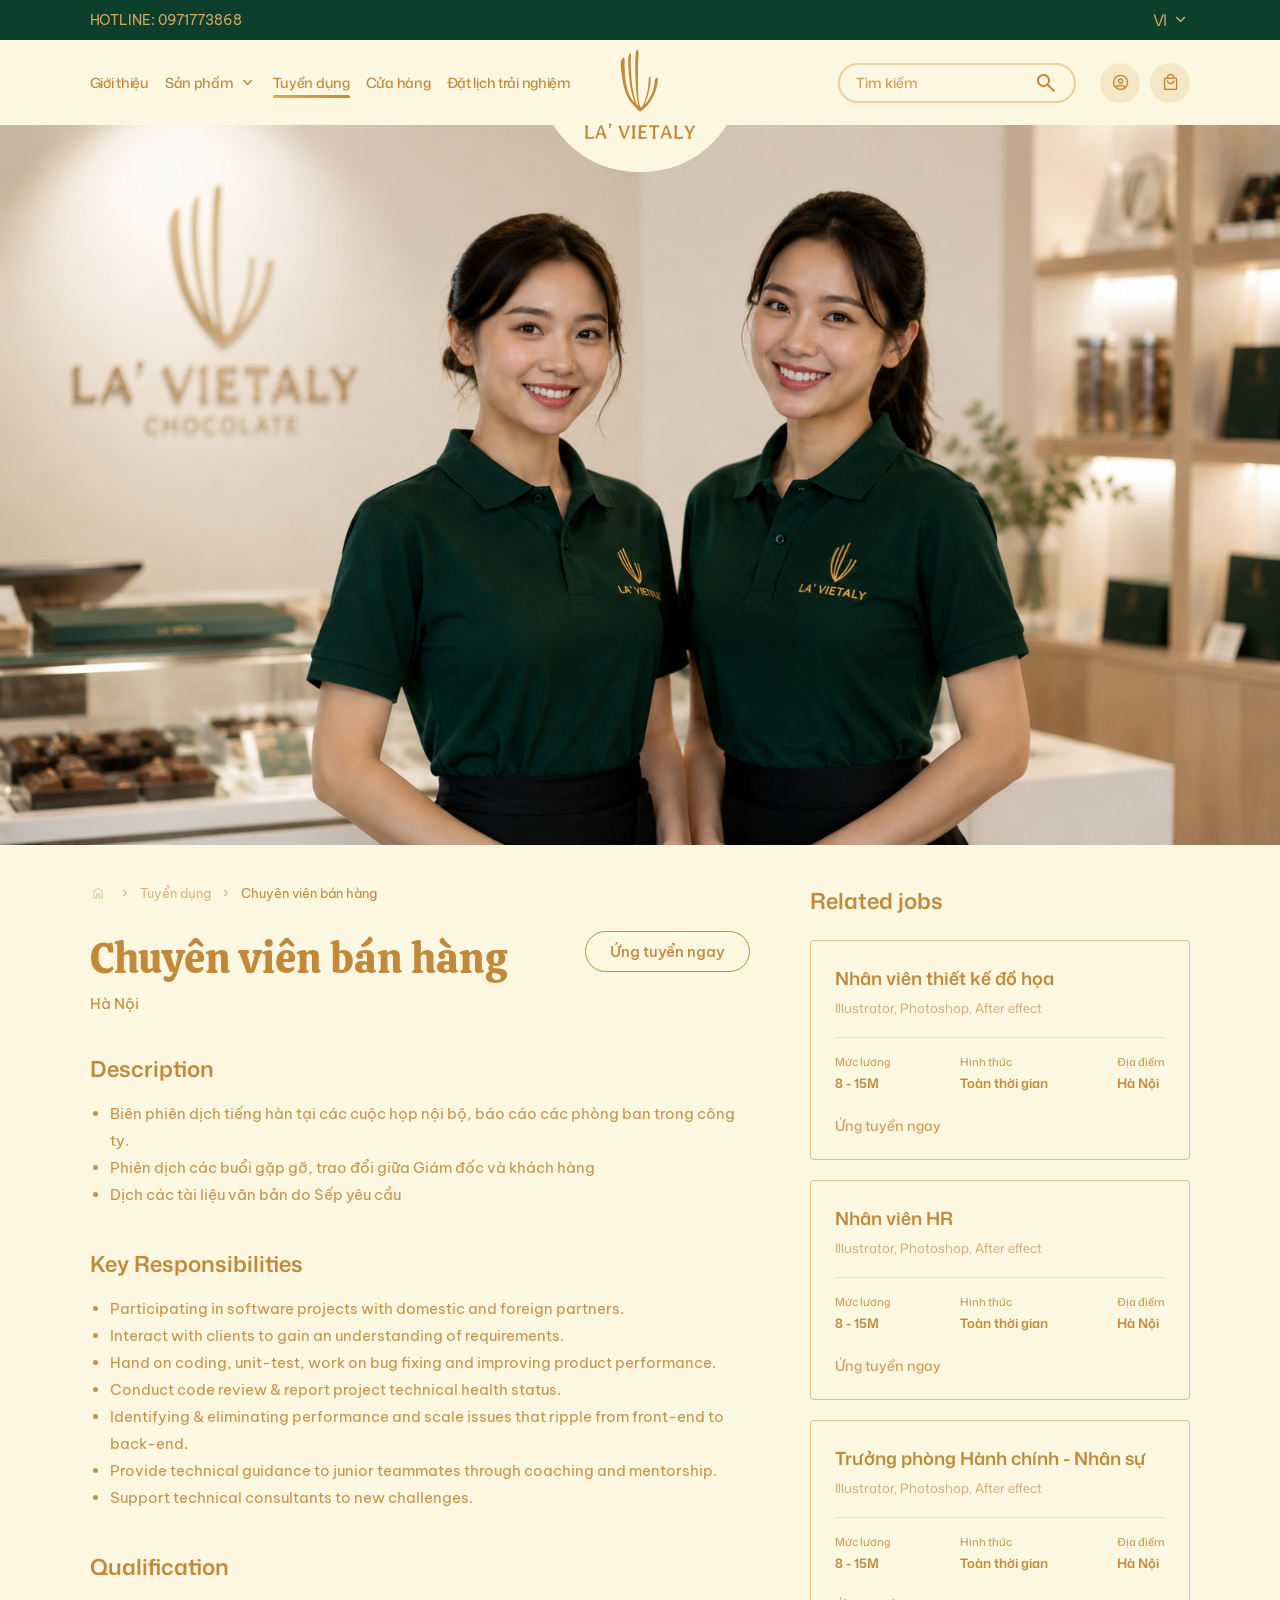
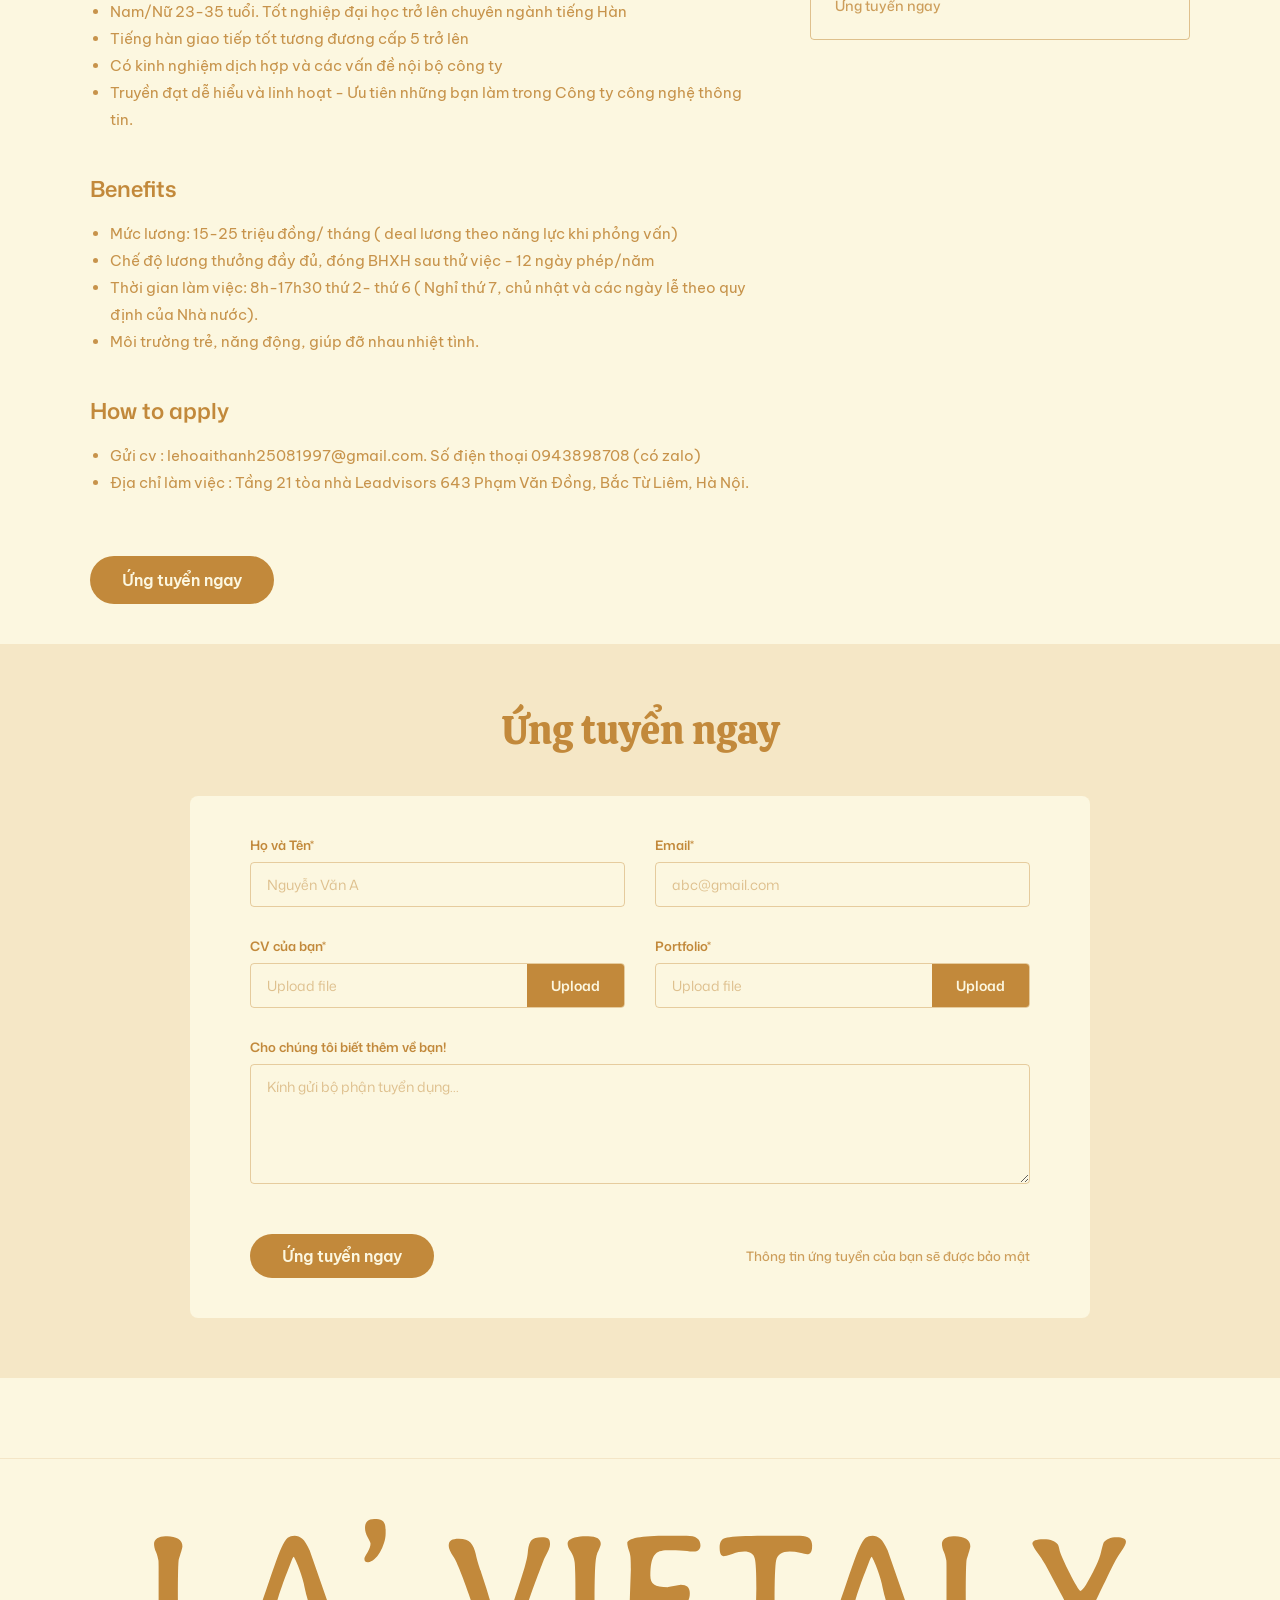
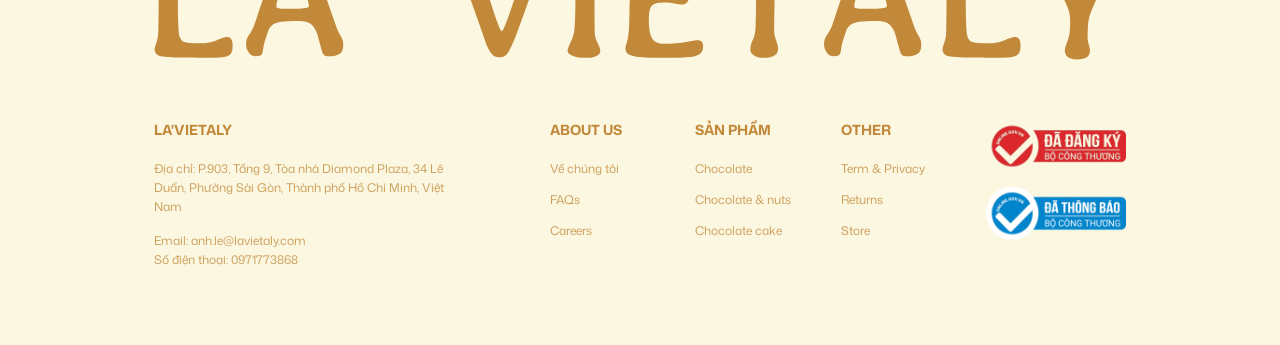
<file: apply.html>
<!DOCTYPE html>
<html lang="vi">

<head>
    <meta charset="utf-8">
    <meta name="viewport" content="width=device-width, initial-scale=1">
    <title>Vietaly - Ứng tuyển</title>
    <link rel="icon" href="images/logotab.svg">

    <link rel="preconnect" href="https://fonts.googleapis.com">
    <link rel="preconnect" href="https://fonts.gstatic.com" crossorigin>
    <link
        href="https://fonts.googleapis.com/css2?family=Be+Vietnam+Pro:wght@400;500;600&family=Calistoga&family=Mona+Sans:ital,wght@0,200..900;1,200..900&display=swap"
        rel="stylesheet">
    <link rel="stylesheet"
        href="https://fonts.googleapis.com/css2?family=Material+Symbols+Outlined:opsz,wght,FILL,GRAD@24,400,0,0" />

    <link rel="stylesheet" href="css/app.css">
    <script type="module" src="js/app.js"></script>
    <link rel="stylesheet" href="css/apply.css">
</head>

<body>
    <header class="header-wrapper">
        <div class="top-bar">
            <div class="custom-container">
                <div class="hotline">HOTLINE: 0971773868</div>
                <div class="language-selector" id="language-selector">
                    <span class="lang-text" id="current-lang">VI</span>
                    <span class="material-symbols-outlined">keyboard_arrow_down</span>
                    <div class="lang-dropdown">
                        <div class="lang-option" data-value="en">EN</div>
                    </div>
                </div>
            </div>
        </div>

        <div class="main-header">
            <div class="custom-container main-header-container">
                <button id="mobile-menu-toggle" class="mobile-menu-btn">
                    <span class="material-symbols-outlined">menu</span>
                </button>
                <div class="mobile-menu-overlay" id="mobile-menu-overlay"></div>
                <nav class="nav-menu" id="nav-menu">
                    <div class="mobile-menu-close">
                        <button id="mobile-menu-close-btn" class="mobile-menu-btn">
                            <span class="material-symbols-outlined">close</span>
                        </button>
                    </div>
                    <a href="about.html">Giới thiệu</a>
                    <div class="nav-item" data-path="/san-pham">
                        <span class="nav-product-link" onclick="window.location.href='products.html'">Sản phẩm</span>
                        <span class="material-symbols-outlined">keyboard_arrow_down</span>
                        <div class="mega-menu">
                            <div class="mega-menu-inner">
                                <div class="mega-categories">
                                    <h3>Danh mục</h3>
                                    <ul>
                                        <li><a href="#" class="cat-link active" data-target="cat-artisan">Socola thủ
                                                công (Artisan)</a></li>
                                        <li><a href="#" class="cat-link" data-target="cat-bars">Socola thanh (Bars)</a>
                                        </li>
                                        <li><a href="#" class="cat-link" data-target="cat-truffles">Socola tươi
                                                (Truffles)</a></li>
                                        <li><a href="#" class="cat-link" data-target="cat-dark">Socola đen nguyên
                                                chất</a></li>
                                    </ul>
                                </div>

                                <div class="mega-products">
                                    <div class="mega-products-header">
                                        <h3>Sản phẩm nổi bật</h3>
                                        <a href="#" class="view-all-link">Xem tất cả<span
                                                class="material-symbols-outlined">arrow_right_alt</span></a>
                                    </div>
                                    <div class="mega-product-group active" id="cat-artisan">
                                        <div class="mega-product-card">
                                            <img src="images/product1.png" alt="Artisan 1">
                                            <h4>Hộp Socola Artisan Nghệ Thuật</h4>
                                            <p class="price">850.000đ</p>
                                        </div>
                                        <div class="mega-product-card">
                                            <img src="images/product1.png" alt="Artisan 2">
                                            <h4>Viên Socola Bonbon Hảo Hạng</h4>
                                            <p class="price">320.000đ</p>
                                        </div>
                                    </div>
                                </div>
                            </div>
                        </div>
                    </div>
                    <a href="recruitment.html">Tuyển dụng</a>
                    <a href="store.html">Cửa hàng</a>
                    <a href="workshop.html">Đặt lịch trải nghiệm</a>
                    <div class="magic-line"></div>
                </nav>

                <div class="logo-wrapper">
                    <div class="logo-container">
                        <a href="index.html" class="logo-link">
                            <img src="images/logo.svg" alt="LA' VIETALY Logo">
                        </a>
                    </div>
                </div>

                <div class="header-actions">
                    <div class="search-box">
                        <input type="text" placeholder="Tìm kiếm">
                        <span class="material-symbols-outlined">search</span>
                    </div>

                    <div class="icon-actions">
                        <a href="#" class="icon-btn">
                            <span class="material-symbols-outlined">account_circle</span>
                        </a>
                        <a href="cart.html" class="icon-btn">
                            <span class="material-symbols-outlined">local_mall</span>
                        </a>
                    </div>
                </div>
            </div>
        </div>
    </header>

    <main>
        <div class="apply-page">
            <img src="images/banner5.png" alt="Vietaly Ứng tuyển" class="apply-banner">
            <div class="job-detail-container">
                <div class="job-detail-left">
                    <div class="breadcrumb">
                        <a href="index.html">
                            <span class="material-symbols-outlined home-icon">home</span>
                        </a>
                        <span class="material-symbols-outlined chevron-icon">chevron_right</span>
                        <a href="recruitment.html">Tuyển dụng</a>
                        <span class="material-symbols-outlined chevron-icon">chevron_right</span>
                        <span class="active-page">Chuyên viên bán hàng</span>
                    </div>

                    <div class="job-header">
                        <div class="job-title-wrapper">
                            <h1>Chuyên viên bán hàng</h1>
                            <div class="job-location">Hà Nội</div>
                        </div>
                        <a href="#" class="btn-apply-outline">Ứng tuyển ngay</a>
                    </div>

                    <div class="job-section">
                        <h2>Description</h2>
                        <ul>
                            <li>Biên phiên dịch tiếng hàn tại các cuộc họp nội bộ, báo cáo các phòng ban trong công ty.
                            </li>
                            <li>Phiên dịch các buổi gặp gỡ, trao đổi giữa Giám đốc và khách hàng</li>
                            <li>Dịch các tài liệu văn bản do Sếp yêu cầu</li>
                        </ul>
                    </div>

                    <div class="job-section">
                        <h2>Key Responsibilities</h2>
                        <ul>
                            <li>Participating in software projects with domestic and foreign partners.</li>
                            <li>Interact with clients to gain an understanding of requirements.</li>
                            <li>Hand on coding, unit-test, work on bug fixing and improving product performance.</li>
                            <li>Conduct code review & report project technical health status.</li>
                            <li>Identifying & eliminating performance and scale issues that ripple from front-end to
                                back-end.</li>
                            <li>Provide technical guidance to junior teammates through coaching and mentorship.</li>
                            <li>Support technical consultants to new challenges.</li>
                        </ul>
                    </div>

                    <div class="job-section">
                        <h2>Qualification</h2>
                        <ul>
                            <li>Nam/Nữ 23-35 tuổi. Tốt nghiệp đại học trở lên chuyên ngành tiếng Hàn</li>
                            <li>Tiếng hàn giao tiếp tốt tương đương cấp 5 trở lên</li>
                            <li>Có kinh nghiệm dịch hợp và các vấn đề nội bộ công ty</li>
                            <li>Truyền đạt dễ hiểu và linh hoạt - Ưu tiên những bạn làm trong Công ty công nghệ thông
                                tin.</li>
                        </ul>
                    </div>

                    <div class="job-section">
                        <h2>Benefits</h2>
                        <ul>
                            <li>Mức lương: 15-25 triệu đồng/ tháng ( deal lương theo năng lực khi phỏng vấn)</li>
                            <li>Chế độ lương thưởng đầy đủ, đóng BHXH sau thử việc - 12 ngày phép/năm</li>
                            <li>Thời gian làm việc: 8h-17h30 thứ 2- thứ 6 ( Nghỉ thứ 7, chủ nhật và các ngày lễ theo quy
                                định của Nhà nước).</li>
                            <li>Môi trường trẻ, năng động, giúp đỡ nhau nhiệt tình.</li>
                        </ul>
                    </div>

                    <div class="job-section">
                        <h2>How to apply</h2>
                        <ul>
                            <li>Gửi cv : lehoaithanh25081997@gmail.com. Số điện thoại 0943898708 (có zalo)</li>
                            <li>Địa chỉ làm việc : Tầng 21 tòa nhà Leadvisors 643 Phạm Văn Đồng, Bắc Từ Liêm, Hà Nội.
                            </li>
                        </ul>
                    </div>

                    <a href="#" class="btn-apply-solid">Ứng tuyển ngay</a>
                </div>

                <div class="job-detail-right">
                    <h2 class="related-jobs-title">Related jobs</h2>

                    <div class="related-job-card">
                        <div class="related-job-title">Nhân viên thiết kế đồ họa</div>
                        <div class="related-job-skills">Illustrator, Photoshop, After effect</div>
                        <div class="related-job-divider"></div>
                        <div class="related-job-details">
                            <div class="related-detail-col">
                                <span class="related-detail-label">Mức lương</span>
                                <span class="related-detail-value">8 - 15M</span>
                            </div>
                            <div class="related-detail-col">
                                <span class="related-detail-label">Hình thức</span>
                                <span class="related-detail-value">Toàn thời gian</span>
                            </div>
                            <div class="related-detail-col">
                                <span class="related-detail-label">Địa điểm</span>
                                <span class="related-detail-value">Hà Nội</span>
                            </div>
                        </div>
                        <a href="#" class="related-job-apply">Ứng tuyển ngay</a>
                    </div>

                    <div class="related-job-card">
                        <div class="related-job-title">Nhân viên HR</div>
                        <div class="related-job-skills">Illustrator, Photoshop, After effect</div>
                        <div class="related-job-divider"></div>
                        <div class="related-job-details">
                            <div class="related-detail-col">
                                <span class="related-detail-label">Mức lương</span>
                                <span class="related-detail-value">8 - 15M</span>
                            </div>
                            <div class="related-detail-col">
                                <span class="related-detail-label">Hình thức</span>
                                <span class="related-detail-value">Toàn thời gian</span>
                            </div>
                            <div class="related-detail-col">
                                <span class="related-detail-label">Địa điểm</span>
                                <span class="related-detail-value">Hà Nội</span>
                            </div>
                        </div>
                        <a href="#" class="related-job-apply">Ứng tuyển ngay</a>
                    </div>

                    <div class="related-job-card">
                        <div class="related-job-title">Trưởng phòng Hành chính - Nhân sự</div>
                        <div class="related-job-skills">Illustrator, Photoshop, After effect</div>
                        <div class="related-job-divider"></div>
                        <div class="related-job-details">
                            <div class="related-detail-col">
                                <span class="related-detail-label">Mức lương</span>
                                <span class="related-detail-value">8 - 15M</span>
                            </div>
                            <div class="related-detail-col">
                                <span class="related-detail-label">Hình thức</span>
                                <span class="related-detail-value">Toàn thời gian</span>
                            </div>
                            <div class="related-detail-col">
                                <span class="related-detail-label">Địa điểm</span>
                                <span class="related-detail-value">Hà Nội</span>
                            </div>
                        </div>
                        <a href="#" class="related-job-apply">Ứng tuyển ngay</a>
                    </div>
                </div>
            </div>

            <div class="apply-form-section">
                <h2 class="apply-form-title">Ứng tuyển ngay</h2>
                <div class="apply-form-container">
                    <form class="apply-job-form">
                        <div class="form-row">
                            <div class="form-group">
                                <label>Họ và Tên*</label>
                                <input type="text" placeholder="Nguyễn Văn A" required>
                            </div>
                            <div class="form-group">
                                <label>Email*</label>
                                <input type="email" placeholder="abc@gmail.com" required>
                            </div>
                        </div>
                        <div class="form-row">
                            <div class="form-group">
                                <label>CV của bạn*</label>
                                <div class="upload-field">
                                    <input type="text" placeholder="Upload file" readonly>
                                    <button type="button" class="btn-upload">Upload</button>
                                    <input type="file" class="hidden-file-input" required>
                                </div>
                            </div>
                            <div class="form-group">
                                <label>Portfolio*</label>
                                <div class="upload-field">
                                    <input type="text" placeholder="Upload file" readonly>
                                    <button type="button" class="btn-upload">Upload</button>
                                    <input type="file" class="hidden-file-input">
                                </div>
                            </div>
                        </div>
                        <div class="form-group full-width">
                            <label>Cho chúng tôi biết thêm về bạn!</label>
                            <textarea placeholder="Kính gửi bộ phận tuyển dụng..."></textarea>
                        </div>
                        <div class="form-footer">
                            <button type="submit" class="btn-apply-submit">Ứng tuyển ngay</button>
                            <span class="security-note">Thông tin ứng tuyển của bạn sẽ được bảo mật</span>
                        </div>
                    </form>
                </div>
            </div>
        </div>
    </main>

    <footer class="footer-section">
        <div class="custom-container">
            <img src="images/logo footer.svg" alt="LA' VIETALY Logo" class="footer-huge-logo">
            <div class="footer-grid">
                <div class="footer-col footer-col-brand">
                    <h3>LA'VIETALY</h3>
                    <p>Địa chỉ: P.903, Tầng 9, Tòa nhà Diamond Plaza, 34 Lê Duẩn, Phường Sài Gòn, Thành phố Hồ Chí Minh,
                        Việt Nam</p>
                    <p>Email: anh.le@lavietaly.com<br>Số điện thoại: 0971773868</p>
                </div>
                <div class="footer-col">
                    <h3>ABOUT US</h3>
                    <ul>
                        <li><a href="about.html">Về chúng tôi</a></li>
                        <li><a href="#">FAQs</a></li>
                        <li><a href="#">Careers</a></li>
                    </ul>
                </div>
                <div class="footer-col">
                    <h3>SẢN PHẨM</h3>
                    <ul>
                        <li><a href="#">Chocolate</a></li>
                        <li><a href="#">Chocolate & nuts</a></li>
                        <li><a href="#">Chocolate cake</a></li>
                    </ul>
                </div>
                <div class="footer-col">
                    <h3>OTHER</h3>
                    <ul>
                        <li><a href="#">Term & Privacy</a></li>
                        <li><a href="#">Returns</a></li>
                        <li><a href="#">Store</a></li>
                    </ul>
                </div>
                <div class="footer-col footer-col-badges">
                    <img src="images/register.svg" alt="Đã đăng ký Bộ Công Thương" class="bct-logo">
                    <img src="images/noti.svg" alt="Đã thông báo Bộ Công Thương" class="bct-logo">
                </div>
            </div>
        </div>
    </footer>
</body>

</html>
</file>
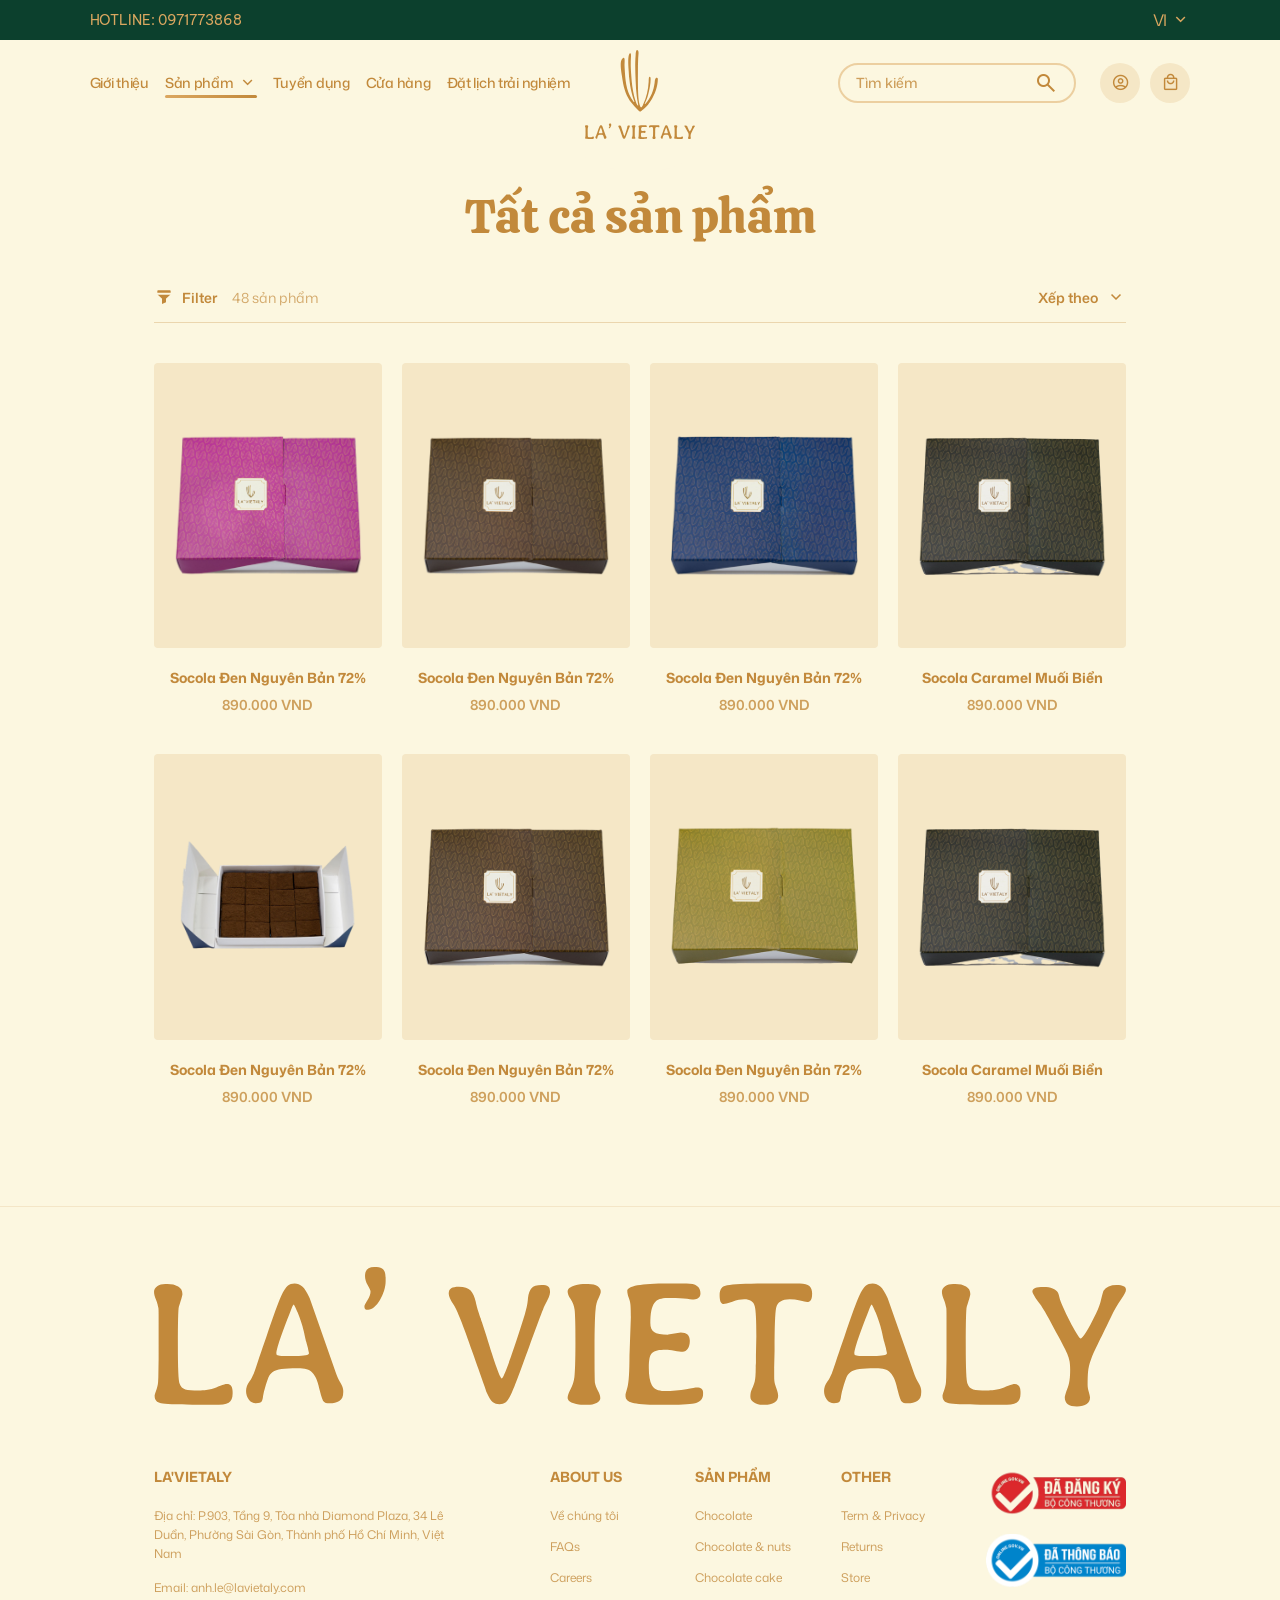
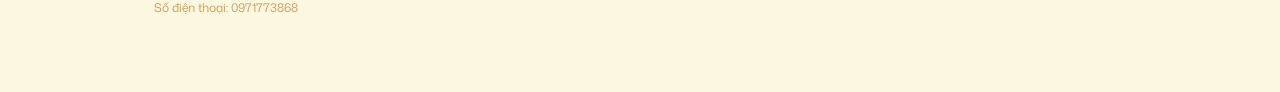
<file: products.html>
<!DOCTYPE html>
<html lang="vi">

<head>
    <meta charset="utf-8">
    <meta name="viewport" content="width=device-width, initial-scale=1">
    <title>Vietaly - Sản phẩm</title>
    <link rel="icon" href="images/logotab.svg">

    <link rel="preconnect" href="https://fonts.googleapis.com">
    <link rel="preconnect" href="https://fonts.gstatic.com" crossorigin>
    <link
        href="https://fonts.googleapis.com/css2?family=Be+Vietnam+Pro:wght@400;500;600&family=Calistoga&family=Mona+Sans:ital,wght@0,200..900;1,200..900&display=swap"
        rel="stylesheet">
    <link rel="stylesheet"
        href="https://fonts.googleapis.com/css2?family=Material+Symbols+Outlined:opsz,wght,FILL,GRAD@24,400,0,0" />

    <link rel="stylesheet" href="css/app.css">
    <script type="module" src="js/app.js"></script>
    <link rel="stylesheet" href="css/products.css">
</head>

<body>
    <header class="header-wrapper">
        <div class="top-bar">
            <div class="custom-container">
                <div class="hotline">HOTLINE: 0971773868</div>
                <div class="language-selector" id="language-selector">
                    <span class="lang-text" id="current-lang">VI</span>
                    <span class="material-symbols-outlined">keyboard_arrow_down</span>
                    <div class="lang-dropdown">
                        <div class="lang-option" data-value="en">EN</div>
                    </div>
                </div>
            </div>
        </div>

        <div class="main-header">
            <div class="custom-container main-header-container">
                <button id="mobile-menu-toggle" class="mobile-menu-btn">
                    <span class="material-symbols-outlined">menu</span>
                </button>
                <div class="mobile-menu-overlay" id="mobile-menu-overlay"></div>
                <nav class="nav-menu" id="nav-menu">
                    <div class="mobile-menu-close">
                        <button id="mobile-menu-close-btn" class="mobile-menu-btn">
                            <span class="material-symbols-outlined">close</span>
                        </button>
                    </div>
                    <a href="about.html">Giới thiệu</a>
                    <div class="nav-item" data-path="/san-pham">
                        <span style="cursor: pointer;" onclick="window.location.href='products.html'">Sản phẩm</span>
                        <span class="material-symbols-outlined">keyboard_arrow_down</span>
                        <div class="mega-menu">
                            <div class="mega-menu-inner">
                                <div class="mega-categories">
                                    <h3>Danh mục</h3>
                                    <ul>
                                        <li><a href="#" class="cat-link active" data-target="cat-artisan">Socola
                                                thủ công (Artisan)</a></li>
                                        <li><a href="#" class="cat-link" data-target="cat-bars">Socola thanh
                                                (Bars)</a></li>
                                        <li><a href="#" class="cat-link" data-target="cat-truffles">Socola tươi
                                                (Truffles)</a></li>
                                        <li><a href="#" class="cat-link" data-target="cat-dark">Socola đen nguyên
                                                chất</a></li>
                                    </ul>
                                </div>

                                <div class="mega-products">
                                    <div class="mega-products-header">
                                        <h3>Sản phẩm nổi bật</h3>
                                        <a href="#" class="view-all-link">Xem tất cả<span
                                                class="material-symbols-outlined">arrow_right_alt</span></a>
                                    </div>

                                    <div class="mega-product-group active" id="cat-artisan">
                                        <div class="mega-product-card">
                                            <img src="images/product1.png" alt="Artisan 1">
                                            <h4>Hộp Socola Artisan Nghệ Thuật</h4>
                                            <p class="price">850.000đ</p>
                                        </div>
                                        <div class="mega-product-card">
                                            <img src="images/product1.png" alt="Artisan 2">
                                            <h4>Viên Socola Bonbon Hảo Hạng</h4>
                                            <p class="price">320.000đ</p>
                                        </div>
                                        <div class="mega-product-card">
                                            <img src="images/product1.png" alt="Artisan 3">
                                            <h4>Set Quà Tặng Artisan Độc Bản</h4>
                                            <p class="price">1.500.000đ</p>
                                        </div>
                                    </div>

                                    <div class="mega-product-group" id="cat-bars">
                                        <div class="mega-product-card">
                                            <img src="images/product1.png" alt="Bar 1">
                                            <h4>Thanh Socola Đen 85% Cacao</h4>
                                            <p class="price">190.000đ</p>
                                        </div>
                                        <div class="mega-product-card">
                                            <img src="images/product1.png" alt="Bar 2">
                                            <h4>Thanh Socola Sữa Trái Cây Hạt Dẻ</h4>
                                            <p class="price">210.000đ</p>
                                        </div>
                                    </div>

                                    <div class="mega-product-group" id="cat-truffles">
                                        <div class="mega-product-card">
                                            <img src="images/product1.png" alt="Truffle 1">
                                            <h4>Truffle Trà Xanh Matcha</h4>
                                            <p class="price">250.000đ</p>
                                        </div>
                                        <div class="mega-product-card">
                                            <img src="images/product1.png" alt="Truffle 2">
                                            <h4>Truffle Dâu Tây Sữa</h4>
                                            <p class="price">280.000đ</p>
                                        </div>
                                        <div class="mega-product-card">
                                            <img src="images/product1.png" alt="Truffle 3">
                                            <h4>Truffle Caramel Muối Biển</h4>
                                            <p class="price">260.000đ</p>
                                        </div>
                                        <div class="mega-product-card">
                                            <img src="images/product1.png" alt="Truffle 4">
                                            <h4>Truffle Socola Đắng Nguyên Chất</h4>
                                            <p class="price">290.000đ</p>
                                        </div>
                                    </div>
                                </div>
                            </div>
                        </div>
                    </div>
                    <a href="recruitment.html">Tuyển dụng</a>
                    <a href="store.html">Cửa hàng</a>
                    <a href="workshop.html">Đặt lịch trải nghiệm</a>
                    <div class="magic-line"></div>
                </nav>
                <div class="logo-wrapper">
                    <div class="logo-container">
                        <a href="index.html" style="text-decoration: none;">
                            <img src="images/logo.svg" alt="LA' VIETALY Logo">
                        </a>
                    </div>
                </div>

                <div class="header-actions">
                    <div class="search-box">
                        <input type="text" placeholder="Tìm kiếm">
                        <span class="material-symbols-outlined">search</span>
                    </div>

                    <div class="icon-actions">
                        <a href="#" class="icon-btn">
                            <span class="material-symbols-outlined">account_circle</span>
                        </a>
                        <a href="cart.html" class="icon-btn">
                            <span class="material-symbols-outlined">local_mall</span>
                        </a>
                    </div>
                </div>
            </div>
        </div>
    </header>

    <main>
        <div class="products-page">
            <div class="custom-container">
                <h1 class="page-title">Tất cả sản phẩm</h1>
                <div class="products-toolbar">
                    <div class="toolbar-left">
                        <button class="filter-btn">
                            <img src="images/icon_filter.svg" alt="Filter" class="filter-icon">
                            Filter
                        </button>
                        <span class="product-count">48 sản phẩm</span>
                    </div>
                    <div class="toolbar-right">
                        <button class="sort-btn">
                            Xếp theo
                            <span class="material-symbols-outlined">expand_more</span>
                        </button>
                    </div>
                </div>

                <div class="products-grid">
                    <div class="product-card">
                        <div class="product-image-wrapper">
                            <img src="images/category1.png" alt="Socola Đen Nguyên Bản 72%" class="product-img">
                            <div class="product-actions">
                                <button class="btn-add">
                                    <span class="material-symbols-outlined">local_mall</span>
                                    Thêm
                                </button>
                                <button class="btn-details">Chi tiết</button>
                            </div>
                        </div>
                        <div class="product-info">
                            <h3 class="product-name">Socola Đen Nguyên Bản 72%</h3>
                            <p class="product-price">890.000 VND</p>
                        </div>
                    </div>

                    <div class="product-card">
                        <div class="product-image-wrapper">
                            <img src="images/category2.png" alt="Socola Đen Nguyên Bản 72%" class="product-img">
                            <div class="product-actions">
                                <button class="btn-add">
                                    <span class="material-symbols-outlined">local_mall</span>
                                    Thêm
                                </button>
                                <button class="btn-details">Chi tiết</button>
                            </div>
                        </div>
                        <div class="product-info">
                            <h3 class="product-name">Socola Đen Nguyên Bản 72%</h3>
                            <p class="product-price">890.000 VND</p>
                        </div>
                    </div>

                    <div class="product-card">
                        <div class="product-image-wrapper">
                            <img src="images/category3.png" alt="Socola Đen Nguyên Bản 72%" class="product-img">
                            <div class="product-actions">
                                <button class="btn-add">
                                    <span class="material-symbols-outlined">local_mall</span>
                                    Thêm
                                </button>
                                <button class="btn-details">Chi tiết</button>
                            </div>
                        </div>
                        <div class="product-info">
                            <h3 class="product-name">Socola Đen Nguyên Bản 72%</h3>
                            <p class="product-price">890.000 VND</p>
                        </div>
                    </div>

                    <div class="product-card">
                        <div class="product-image-wrapper">
                            <img src="images/product4.png" alt="Socola Caramel Muối Biển" class="product-img">
                            <div class="product-actions">
                                <button class="btn-add">
                                    <span class="material-symbols-outlined">local_mall</span>
                                    Thêm
                                </button>
                                <button class="btn-details">Chi tiết</button>
                            </div>
                        </div>
                        <div class="product-info">
                            <h3 class="product-name">Socola Caramel Muối Biển</h3>
                            <p class="product-price">890.000 VND</p>
                        </div>
                    </div>

                    <div class="product-card">
                        <div class="product-image-wrapper">
                            <img src="images/product1.png" alt="Socola Đen Nguyên Bản 72%" class="product-img">
                            <div class="product-actions">
                                <button class="btn-add">
                                    <span class="material-symbols-outlined">local_mall</span>
                                    Thêm
                                </button>
                                <button class="btn-details">Chi tiết</button>
                            </div>
                        </div>
                        <div class="product-info">
                            <h3 class="product-name">Socola Đen Nguyên Bản 72%</h3>
                            <p class="product-price">890.000 VND</p>
                        </div>
                    </div>

                    <div class="product-card">
                        <div class="product-image-wrapper">
                            <img src="images/product2.png" alt="Socola Đen Nguyên Bản 72%" class="product-img">
                            <div class="product-actions">
                                <button class="btn-add">
                                    <span class="material-symbols-outlined">local_mall</span>
                                    Thêm
                                </button>
                                <button class="btn-details">Chi tiết</button>
                            </div>
                        </div>
                        <div class="product-info">
                            <h3 class="product-name">Socola Đen Nguyên Bản 72%</h3>
                            <p class="product-price">890.000 VND</p>
                        </div>
                    </div>

                    <div class="product-card">
                        <div class="product-image-wrapper">
                            <img src="images/product3.png" alt="Socola Đen Nguyên Bản 72%" class="product-img">
                            <div class="product-actions">
                                <button class="btn-add">
                                    <span class="material-symbols-outlined">local_mall</span>
                                    Thêm
                                </button>
                                <button class="btn-details">Chi tiết</button>
                            </div>
                        </div>
                        <div class="product-info">
                            <h3 class="product-name">Socola Đen Nguyên Bản 72%</h3>
                            <p class="product-price">890.000 VND</p>
                        </div>
                    </div>

                    <div class="product-card">
                        <div class="product-image-wrapper">
                            <img src="images/product4.png" alt="Socola Caramel Muối Biển" class="product-img">
                            <div class="product-actions">
                                <button class="btn-add">
                                    <span class="material-symbols-outlined">local_mall</span>
                                    Thêm
                                </button>
                                <button class="btn-details">Chi tiết</button>
                            </div>
                        </div>
                        <div class="product-info">
                            <h3 class="product-name">Socola Caramel Muối Biển</h3>
                            <p class="product-price">890.000 VND</p>
                        </div>
                    </div>

                </div>
            </div>
        </div>

    </main>

    <footer class="footer-section">
        <div class="custom-container">
            <img src="images/logo footer.svg" alt="LA' VIETALY Logo" class="footer-huge-logo">
            <div class="footer-grid">
                <div class="footer-col footer-col-brand">
                    <h3>LA'VIETALY</h3>
                    <p>Địa chỉ: P.903, Tầng 9, Tòa nhà Diamond Plaza, 34 Lê Duẩn, Phường Sài Gòn, Thành phố Hồ Chí Minh,
                        Việt Nam</p>
                    <p>Email: anh.le@lavietaly.com<br>Số điện thoại: 0971773868</p>
                </div>
                <div class="footer-col">
                    <h3>ABOUT US</h3>
                    <ul>
                        <li><a href="about.html">Về chúng tôi</a></li>
                        <li><a href="#">FAQs</a></li>
                        <li><a href="#">Careers</a></li>
                    </ul>
                </div>
                <div class="footer-col">
                    <h3>SẢN PHẨM</h3>
                    <ul>
                        <li><a href="#">Chocolate</a></li>
                        <li><a href="#">Chocolate & nuts</a></li>
                        <li><a href="#">Chocolate cake</a></li>
                    </ul>
                </div>
                <div class="footer-col">
                    <h3>OTHER</h3>
                    <ul>
                        <li><a href="#">Term & Privacy</a></li>
                        <li><a href="#">Returns</a></li>
                        <li><a href="#">Store</a></li>
                    </ul>
                </div>
                <div class="footer-col footer-col-badges">
                    <img src="images/register.svg" alt="Đã đăng ký Bộ Công Thương" class="bct-logo">
                    <img src="images/noti.svg" alt="Đã thông báo Bộ Công Thương" class="bct-logo">
                </div>
            </div>
        </div>
    </footer>
</body>

</html>
</file>
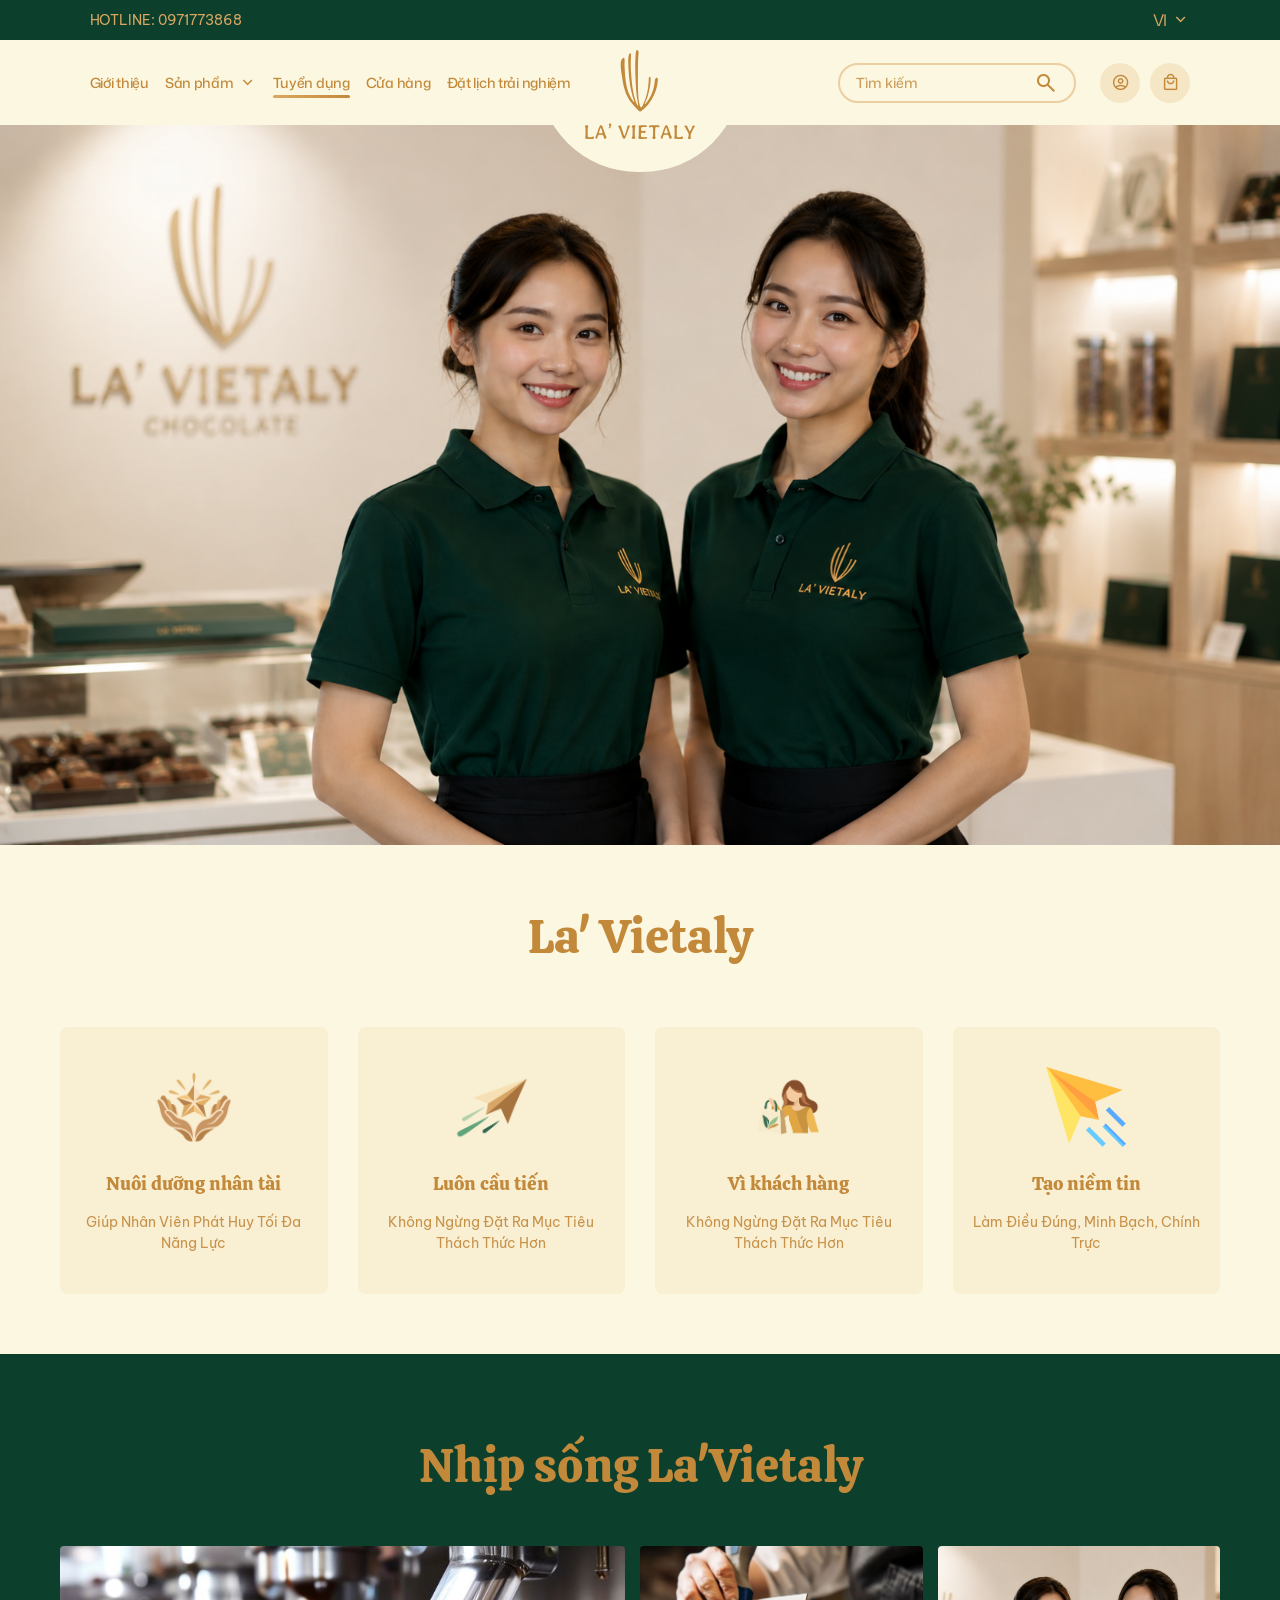
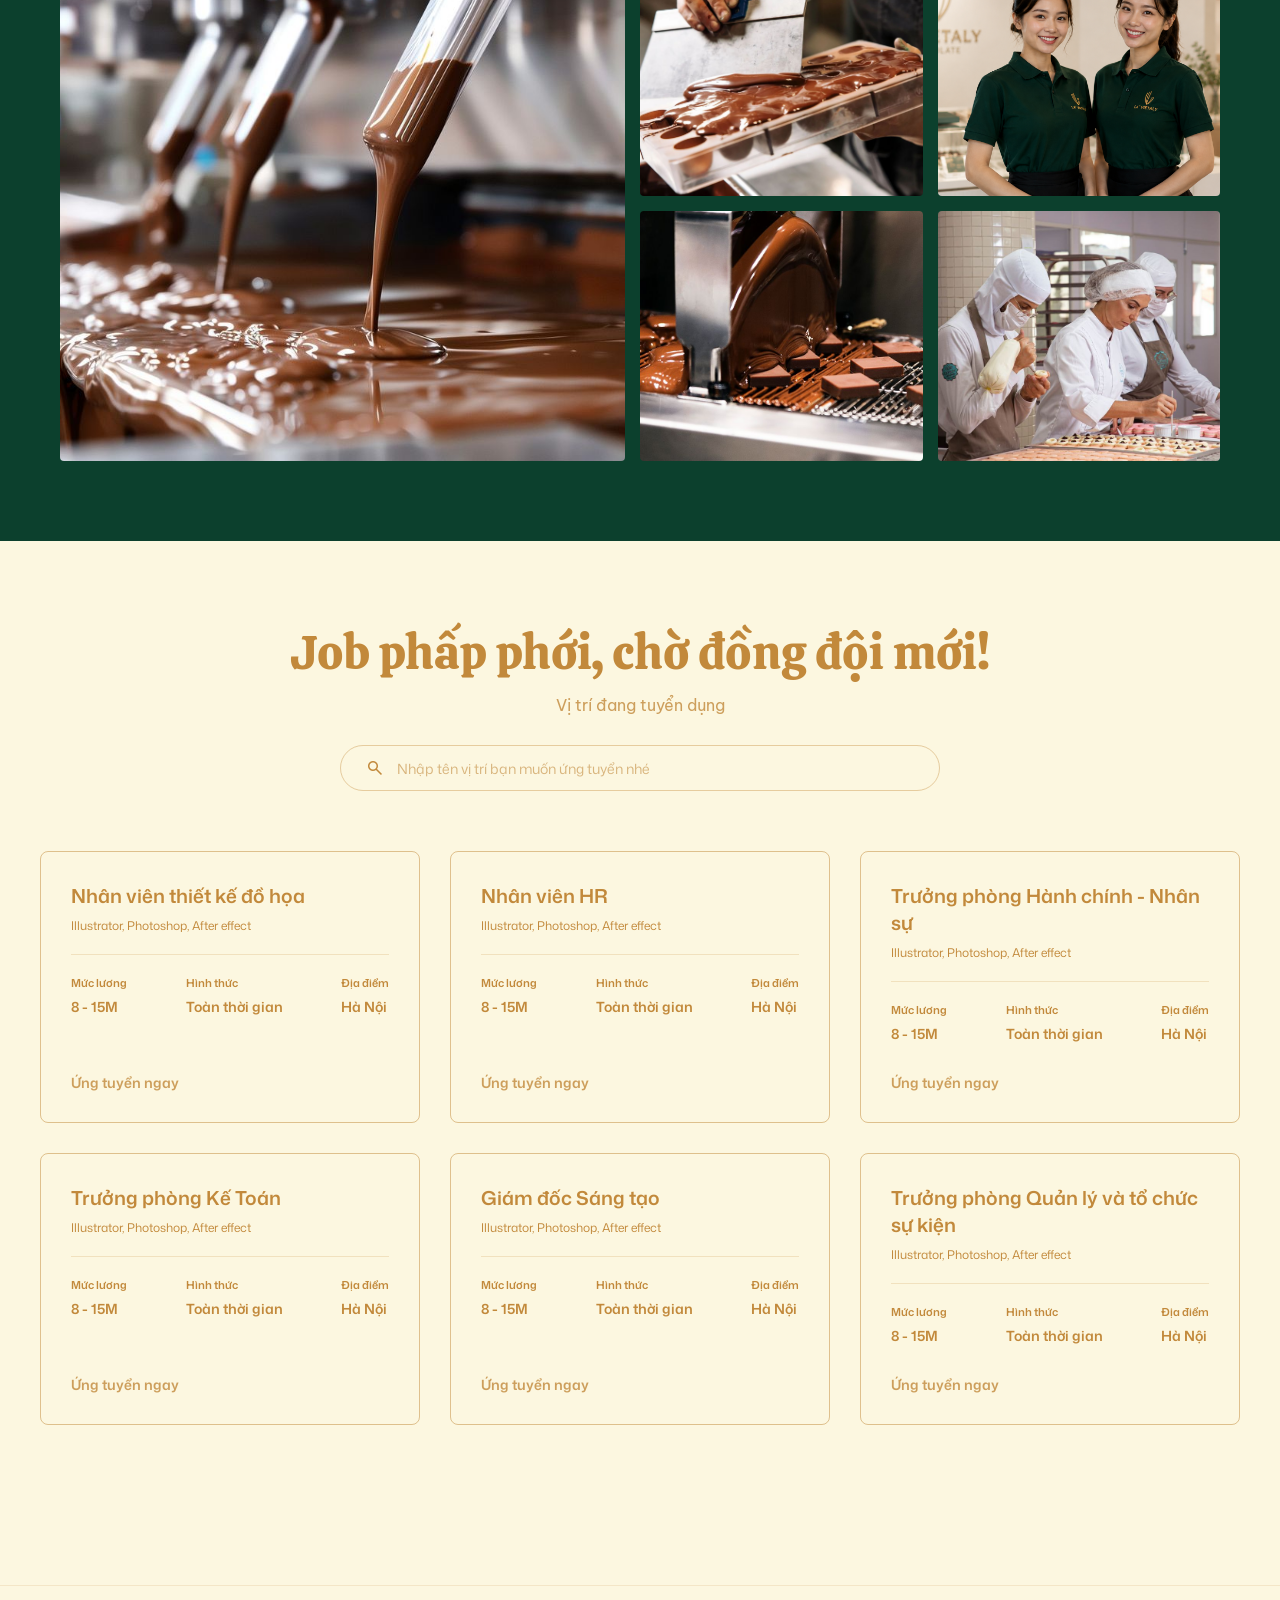
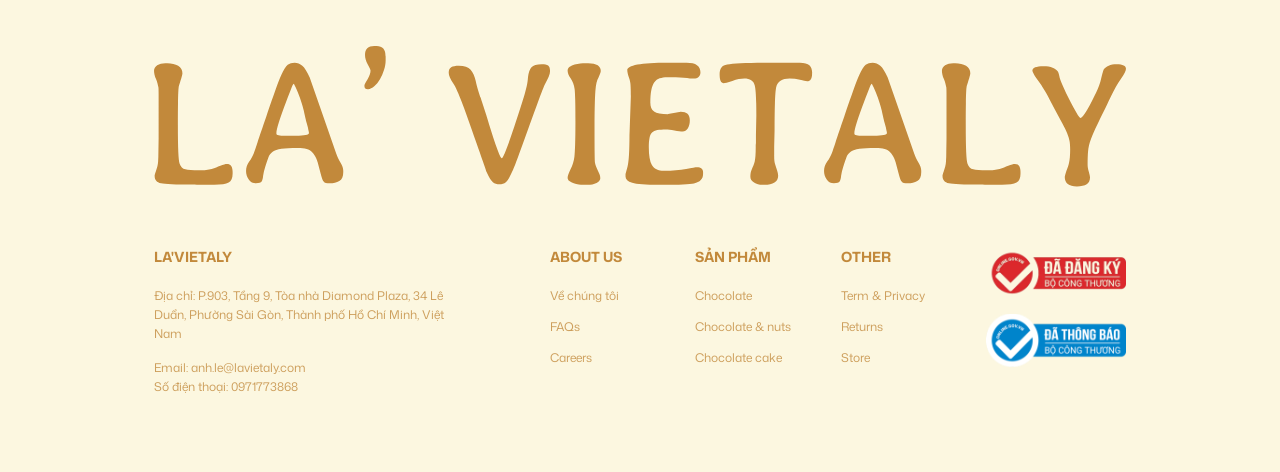
<file: recruitment.html>
<!DOCTYPE html>
<html lang="vi">

<head>
    <meta charset="utf-8">
    <meta name="viewport" content="width=device-width, initial-scale=1">
    <title>Vietaly - Tuyển dụng</title>
    <link rel="icon" href="images/logotab.svg">

    <link rel="preconnect" href="https://fonts.googleapis.com">
    <link rel="preconnect" href="https://fonts.gstatic.com" crossorigin>
    <link
        href="https://fonts.googleapis.com/css2?family=Be+Vietnam+Pro:wght@400;500;600&family=Calistoga&family=Mona+Sans:ital,wght@0,200..900;1,200..900&display=swap"
        rel="stylesheet">
    <link rel="stylesheet"
        href="https://fonts.googleapis.com/css2?family=Material+Symbols+Outlined:opsz,wght,FILL,GRAD@24,400,0,0" />

    <link rel="stylesheet" href="css/app.css">
    <script type="module" src="js/app.js"></script>
    <link rel="stylesheet" href="css/recruitment.css">
</head>

<body>
    <header class="header-wrapper">
        <div class="top-bar">
            <div class="custom-container">
                <div class="hotline">HOTLINE: 0971773868</div>
                <div class="language-selector" id="language-selector">
                    <span class="lang-text" id="current-lang">VI</span>
                    <span class="material-symbols-outlined">keyboard_arrow_down</span>
                    <div class="lang-dropdown">
                        <div class="lang-option" data-value="en">EN</div>
                    </div>
                </div>
            </div>
        </div>

        <div class="main-header">
            <div class="custom-container main-header-container">
                <button id="mobile-menu-toggle" class="mobile-menu-btn">
                    <span class="material-symbols-outlined">menu</span>
                </button>
                <div class="mobile-menu-overlay" id="mobile-menu-overlay"></div>
                <nav class="nav-menu" id="nav-menu">
                    <div class="mobile-menu-close">
                        <button id="mobile-menu-close-btn" class="mobile-menu-btn">
                            <span class="material-symbols-outlined">close</span>
                        </button>
                    </div>
                    <a href="about.html">Giới thiệu</a>
                    <div class="nav-item" data-path="/san-pham">
                        <span style="cursor: pointer;" onclick="window.location.href='products.html'">Sản phẩm</span>
                        <span class="material-symbols-outlined">keyboard_arrow_down</span>
                        <div class="mega-menu">
                            <div class="mega-menu-inner">
                                <div class="mega-categories">
                                    <h3>Danh mục</h3>
                                    <ul>
                                        <li><a href="#" class="cat-link active" data-target="cat-artisan">Socola
                                                thủ công (Artisan)</a></li>
                                        <li><a href="#" class="cat-link" data-target="cat-bars">Socola thanh
                                                (Bars)</a></li>
                                        <li><a href="#" class="cat-link" data-target="cat-truffles">Socola tươi
                                                (Truffles)</a></li>
                                        <li><a href="#" class="cat-link" data-target="cat-dark">Socola đen nguyên
                                                chất</a></li>
                                    </ul>
                                </div>

                                <div class="mega-products">
                                    <div class="mega-products-header">
                                        <h3>Sản phẩm nổi bật</h3>
                                        <a href="#" class="view-all-link">Xem tất cả<span
                                                class="material-symbols-outlined">arrow_right_alt</span></a>
                                    </div>

                                    <div class="mega-product-group active" id="cat-artisan">
                                        <div class="mega-product-card">
                                            <img src="images/product1.png" alt="Artisan 1">
                                            <h4>Hộp Socola Artisan Nghệ Thuật</h4>
                                            <p class="price">850.000đ</p>
                                        </div>
                                        <div class="mega-product-card">
                                            <img src="images/product1.png" alt="Artisan 2">
                                            <h4>Viên Socola Bonbon Hảo Hạng</h4>
                                            <p class="price">320.000đ</p>
                                        </div>
                                        <div class="mega-product-card">
                                            <img src="images/product1.png" alt="Artisan 3">
                                            <h4>Set Quà Tặng Artisan Độc Bản</h4>
                                            <p class="price">1.500.000đ</p>
                                        </div>
                                    </div>

                                    <div class="mega-product-group" id="cat-bars">
                                        <div class="mega-product-card">
                                            <img src="images/product1.png" alt="Bar 1">
                                            <h4>Thanh Socola Đen 85% Cacao</h4>
                                            <p class="price">190.000đ</p>
                                        </div>
                                        <div class="mega-product-card">
                                            <img src="images/product1.png" alt="Bar 2">
                                            <h4>Thanh Socola Sữa Trái Cây Hạt Dẻ</h4>
                                            <p class="price">210.000đ</p>
                                        </div>
                                    </div>

                                    <div class="mega-product-group" id="cat-truffles">
                                        <div class="mega-product-card">
                                            <img src="images/product1.png" alt="Truffle 1">
                                            <h4>Truffle Trà Xanh Matcha</h4>
                                            <p class="price">250.000đ</p>
                                        </div>
                                        <div class="mega-product-card">
                                            <img src="images/product1.png" alt="Truffle 2">
                                            <h4>Truffle Dâu Tây Sữa</h4>
                                            <p class="price">280.000đ</p>
                                        </div>
                                        <div class="mega-product-card">
                                            <img src="images/product1.png" alt="Truffle 3">
                                            <h4>Truffle Caramel Muối Biển</h4>
                                            <p class="price">260.000đ</p>
                                        </div>
                                        <div class="mega-product-card">
                                            <img src="images/product1.png" alt="Truffle 4">
                                            <h4>Truffle Socola Đắng Nguyên Chất</h4>
                                            <p class="price">290.000đ</p>
                                        </div>
                                    </div>
                                </div>
                            </div>
                        </div>
                    </div>
                    <a href="recruitment.html">Tuyển dụng</a>
                    <a href="store.html">Cửa hàng</a>
                    <a href="workshop.html">Đặt lịch trải nghiệm</a>
                    <div class="magic-line"></div>
                </nav>

                <div class="logo-wrapper">
                    <div class="logo-container">
                        <a href="index.html" style="text-decoration: none;">
                            <img src="images/logo.svg" alt="LA' VIETALY Logo">
                        </a>
                    </div>
                </div>

                <div class="header-actions">
                    <div class="search-box">
                        <input type="text" placeholder="Tìm kiếm">
                        <span class="material-symbols-outlined">search</span>
                    </div>

                    <div class="icon-actions">
                        <a href="#" class="icon-btn">
                            <span class="material-symbols-outlined">account_circle</span>
                        </a>
                        <a href="cart.html" class="icon-btn">
                            <span class="material-symbols-outlined">local_mall</span>
                        </a>
                    </div>
                </div>
            </div>
        </div>
    </header>

    <main>
        <div class="recruitment-page">
            <img src="images/banner5.png" alt="Vietaly Tuyển dụng" class="recruitment-banner">

            <div class="recruitment-content">
                <h1 class="recruitment-title">La' Vietaly</h1>

                <div class="recruitment-grid">
                    <div class="recruitment-card">
                        <img src="images/icontalent.png" alt="Nuôi dưỡng nhân tài" class="recruitment-icon">
                        <h3>Nuôi dưỡng nhân tài</h3>
                        <p>Giúp Nhân Viên Phát Huy Tối Đa Năng Lực</p>
                    </div>

                    <div class="recruitment-card">
                        <img src="images/iconprogress.png" alt="Luôn cầu tiến" class="recruitment-icon">
                        <h3>Luôn cầu tiến</h3>
                        <p>Không Ngừng Đặt Ra Mục Tiêu Thách Thức Hơn</p>
                    </div>

                    <div class="recruitment-card">
                        <img src="images/iconcustomer.png" alt="Vì khách hàng" class="recruitment-icon">
                        <h3>Vì khách hàng</h3>
                        <p>Không Ngừng Đặt Ra Mục Tiêu Thách Thức Hơn</p>
                    </div>

                    <div class="recruitment-card">
                        <img src="images/icontrust.png" alt="Tạo niềm tin" class="recruitment-icon">
                        <h3>Tạo niềm tin</h3>
                        <p>Làm Điều Đúng, Minh Bạch, Chính Trực</p>
                    </div>
                </div>
            </div>

            <div class="nhip-song-section">
                <h2 class="nhip-song-title">Nhịp sống La'Vietaly</h2>
                <div class="nhip-song-grid">
                    <img src="images/lavie1.png" alt="Nhịp sống 1" class="nhip-song-img nhip-song-img-1">
                    <img src="images/lavie2.png" alt="Nhịp sống 2" class="nhip-song-img nhip-song-img-2">
                    <img src="images/lavie3.png" alt="Nhịp sống 3" class="nhip-song-img nhip-song-img-3">
                    <img src="images/lavie4.png" alt="Nhịp sống 4" class="nhip-song-img nhip-song-img-4">
                    <img src="images/lavie5.png" alt="Nhịp sống 5" class="nhip-song-img nhip-song-img-5">
                </div>
            </div>

            <div class="jobs-section">
                <div class="jobs-container">
                    <div class="jobs-header">
                        <h2 class="jobs-title">Job phấp phới, chờ đồng đội mới!</h2>
                        <p class="jobs-subtitle">Vị trí đang tuyển dụng</p>

                        <div class="jobs-search-wrapper">
                            <div class="jobs-search-box">
                                <span class="material-symbols-outlined">search</span>
                                <input type="text" placeholder="Nhập tên vị trí bạn muốn ứng tuyển nhé">
                            </div>
                        </div>
                    </div>

                    <div class="jobs-grid">
                        <div class="job-card">
                            <h3 class="job-title">Nhân viên thiết kế đồ họa</h3>
                            <p class="job-skills">Illustrator, Photoshop, After effect</p>
                            <div class="job-divider"></div>
                            <div class="job-details">
                                <div class="job-detail-col">
                                    <span class="job-detail-label">Mức lương</span>
                                    <span class="job-detail-value">8 - 15M</span>
                                </div>
                                <div class="job-detail-col">
                                    <span class="job-detail-label">Hình thức</span>
                                    <span class="job-detail-value">Toàn thời gian</span>
                                </div>
                                <div class="job-detail-col">
                                    <span class="job-detail-label">Địa điểm</span>
                                    <span class="job-detail-value">Hà Nội</span>
                                </div>
                            </div>
                            <a href="apply.html" class="job-apply-link">Ứng tuyển ngay</a>
                        </div>

                        <div class="job-card">
                            <h3 class="job-title">Nhân viên HR</h3>
                            <p class="job-skills">Illustrator, Photoshop, After effect</p>
                            <div class="job-divider"></div>
                            <div class="job-details">
                                <div class="job-detail-col">
                                    <span class="job-detail-label">Mức lương</span>
                                    <span class="job-detail-value">8 - 15M</span>
                                </div>
                                <div class="job-detail-col">
                                    <span class="job-detail-label">Hình thức</span>
                                    <span class="job-detail-value">Toàn thời gian</span>
                                </div>
                                <div class="job-detail-col">
                                    <span class="job-detail-label">Địa điểm</span>
                                    <span class="job-detail-value">Hà Nội</span>
                                </div>
                            </div>
                            <a href="apply.html" class="job-apply-link">Ứng tuyển ngay</a>
                        </div>

                        <div class="job-card">
                            <h3 class="job-title">Trưởng phòng Hành chính - Nhân sự</h3>
                            <p class="job-skills">Illustrator, Photoshop, After effect</p>
                            <div class="job-divider"></div>
                            <div class="job-details">
                                <div class="job-detail-col">
                                    <span class="job-detail-label">Mức lương</span>
                                    <span class="job-detail-value">8 - 15M</span>
                                </div>
                                <div class="job-detail-col">
                                    <span class="job-detail-label">Hình thức</span>
                                    <span class="job-detail-value">Toàn thời gian</span>
                                </div>
                                <div class="job-detail-col">
                                    <span class="job-detail-label">Địa điểm</span>
                                    <span class="job-detail-value">Hà Nội</span>
                                </div>
                            </div>
                            <a href="apply.html" class="job-apply-link">Ứng tuyển ngay</a>
                        </div>

                        <div class="job-card">
                            <h3 class="job-title">Trưởng phòng Kế Toán</h3>
                            <p class="job-skills">Illustrator, Photoshop, After effect</p>
                            <div class="job-divider"></div>
                            <div class="job-details">
                                <div class="job-detail-col">
                                    <span class="job-detail-label">Mức lương</span>
                                    <span class="job-detail-value">8 - 15M</span>
                                </div>
                                <div class="job-detail-col">
                                    <span class="job-detail-label">Hình thức</span>
                                    <span class="job-detail-value">Toàn thời gian</span>
                                </div>
                                <div class="job-detail-col">
                                    <span class="job-detail-label">Địa điểm</span>
                                    <span class="job-detail-value">Hà Nội</span>
                                </div>
                            </div>
                            <a href="apply.html" class="job-apply-link">Ứng tuyển ngay</a>
                        </div>

                        <div class="job-card">
                            <h3 class="job-title">Giám đốc Sáng tạo</h3>
                            <p class="job-skills">Illustrator, Photoshop, After effect</p>
                            <div class="job-divider"></div>
                            <div class="job-details">
                                <div class="job-detail-col">
                                    <span class="job-detail-label">Mức lương</span>
                                    <span class="job-detail-value">8 - 15M</span>
                                </div>
                                <div class="job-detail-col">
                                    <span class="job-detail-label">Hình thức</span>
                                    <span class="job-detail-value">Toàn thời gian</span>
                                </div>
                                <div class="job-detail-col">
                                    <span class="job-detail-label">Địa điểm</span>
                                    <span class="job-detail-value">Hà Nội</span>
                                </div>
                            </div>
                            <a href="apply.html" class="job-apply-link">Ứng tuyển ngay</a>
                        </div>

                        <div class="job-card">
                            <h3 class="job-title">Trưởng phòng Quản lý và tổ chức sự kiện</h3>
                            <p class="job-skills">Illustrator, Photoshop, After effect</p>
                            <div class="job-divider"></div>
                            <div class="job-details">
                                <div class="job-detail-col">
                                    <span class="job-detail-label">Mức lương</span>
                                    <span class="job-detail-value">8 - 15M</span>
                                </div>
                                <div class="job-detail-col">
                                    <span class="job-detail-label">Hình thức</span>
                                    <span class="job-detail-value">Toàn thời gian</span>
                                </div>
                                <div class="job-detail-col">
                                    <span class="job-detail-label">Địa điểm</span>
                                    <span class="job-detail-value">Hà Nội</span>
                                </div>
                            </div>
                            <a href="apply.html" class="job-apply-link">Ứng tuyển ngay</a>
                        </div>
                    </div>
                </div>
            </div>
        </div>

    </main>

    <footer class="footer-section">
        <div class="custom-container">
            <img src="images/logo footer.svg" alt="LA' VIETALY Logo" class="footer-huge-logo">
            <div class="footer-grid">
                <div class="footer-col footer-col-brand">
                    <h3>LA'VIETALY</h3>
                    <p>Địa chỉ: P.903, Tầng 9, Tòa nhà Diamond Plaza, 34 Lê Duẩn, Phường Sài Gòn, Thành phố Hồ Chí Minh,
                        Việt Nam</p>
                    <p>Email: anh.le@lavietaly.com<br>Số điện thoại: 0971773868</p>
                </div>
                <div class="footer-col">
                    <h3>ABOUT US</h3>
                    <ul>
                        <li><a href="about.html">Về chúng tôi</a></li>
                        <li><a href="#">FAQs</a></li>
                        <li><a href="#">Careers</a></li>
                    </ul>
                </div>
                <div class="footer-col">
                    <h3>SẢN PHẨM</h3>
                    <ul>
                        <li><a href="#">Chocolate</a></li>
                        <li><a href="#">Chocolate & nuts</a></li>
                        <li><a href="#">Chocolate cake</a></li>
                    </ul>
                </div>
                <div class="footer-col">
                    <h3>OTHER</h3>
                    <ul>
                        <li><a href="#">Term & Privacy</a></li>
                        <li><a href="#">Returns</a></li>
                        <li><a href="#">Store</a></li>
                    </ul>
                </div>
                <div class="footer-col footer-col-badges">
                    <img src="images/register.svg" alt="Đã đăng ký Bộ Công Thương" class="bct-logo">
                    <img src="images/noti.svg" alt="Đã thông báo Bộ Công Thương" class="bct-logo">
                </div>
            </div>
        </div>
    </footer>
</body>

</html>
</file>
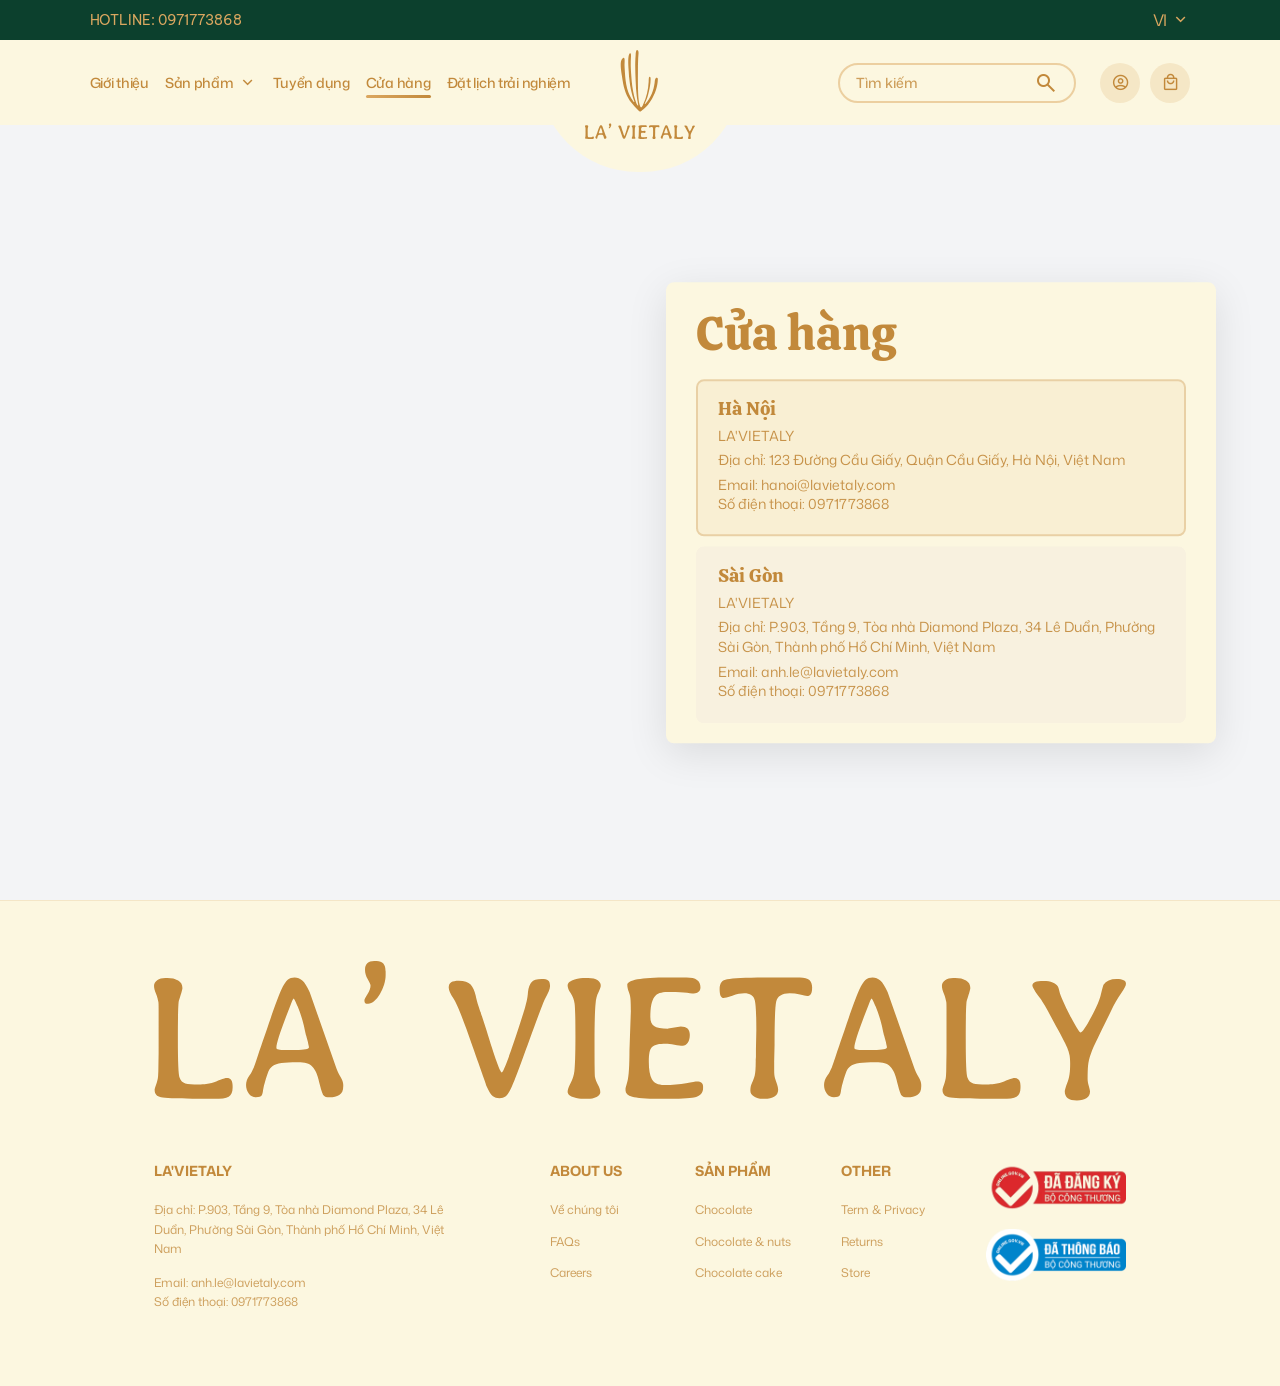
<file: store.html>
<!DOCTYPE html>
<html lang="vi">

<head>
    <meta charset="utf-8">
    <meta name="viewport" content="width=device-width, initial-scale=1">
    <title>Vietaly - Cửa hàng</title>
    <link rel="icon" href="images/logotab.svg">

    <link rel="preconnect" href="https://fonts.googleapis.com">
    <link rel="preconnect" href="https://fonts.gstatic.com" crossorigin>
    <link
        href="https://fonts.googleapis.com/css2?family=Be+Vietnam+Pro:wght@400;500;600&family=Calistoga&family=Mona+Sans:ital,wght@0,200..900;1,200..900&display=swap"
        rel="stylesheet">
    <link rel="stylesheet"
        href="https://fonts.googleapis.com/css2?family=Material+Symbols+Outlined:opsz,wght,FILL,GRAD@24,400,0,0" />

    <link rel="stylesheet" href="css/app.css">
    <script type="module" src="js/app.js"></script>
    <link rel="stylesheet" href="css/store.css">
</head>

<body>
    <header class="header-wrapper">
        <div class="top-bar">
            <div class="custom-container">
                <div class="hotline">HOTLINE: 0971773868</div>
                <div class="language-selector" id="language-selector">
                    <span class="lang-text" id="current-lang">VI</span>
                    <span class="material-symbols-outlined">keyboard_arrow_down</span>
                    <div class="lang-dropdown">
                        <div class="lang-option" data-value="en">EN</div>
                    </div>
                </div>
            </div>
        </div>

        <div class="main-header">
            <div class="custom-container main-header-container">
                <button id="mobile-menu-toggle" class="mobile-menu-btn">
                    <span class="material-symbols-outlined">menu</span>
                </button>
                <div class="mobile-menu-overlay" id="mobile-menu-overlay"></div>
                <nav class="nav-menu" id="nav-menu">
                    <div class="mobile-menu-close">
                        <button id="mobile-menu-close-btn" class="mobile-menu-btn">
                            <span class="material-symbols-outlined">close</span>
                        </button>
                    </div>
                    <a href="about.html">Giới thiệu</a>
                    <div class="nav-item" data-path="/san-pham">
                        <span style="cursor: pointer;" onclick="window.location.href='products.html'">Sản phẩm</span>
                        <span class="material-symbols-outlined">keyboard_arrow_down</span>
                        <div class="mega-menu">
                            <div class="mega-menu-inner">
                                <div class="mega-categories">
                                    <h3>Danh mục</h3>
                                    <ul>
                                        <li><a href="#" class="cat-link active" data-target="cat-artisan">Socola
                                                thủ công (Artisan)</a></li>
                                        <li><a href="#" class="cat-link" data-target="cat-bars">Socola thanh
                                                (Bars)</a></li>
                                        <li><a href="#" class="cat-link" data-target="cat-truffles">Socola tươi
                                                (Truffles)</a></li>
                                        <li><a href="#" class="cat-link" data-target="cat-dark">Socola đen nguyên
                                                chất</a></li>
                                    </ul>
                                </div>

                                <div class="mega-products">
                                    <div class="mega-products-header">
                                        <h3>Sản phẩm nổi bật</h3>
                                        <a href="#" class="view-all-link">Xem tất cả<span
                                                class="material-symbols-outlined">arrow_right_alt</span></a>
                                    </div>

                                    <div class="mega-product-group active" id="cat-artisan">
                                        <div class="mega-product-card">
                                            <img src="images/product1.png" alt="Artisan 1">
                                            <h4>Hộp Socola Artisan Nghệ Thuật</h4>
                                            <p class="price">850.000đ</p>
                                        </div>
                                        <div class="mega-product-card">
                                            <img src="images/product1.png" alt="Artisan 2">
                                            <h4>Viên Socola Bonbon Hảo Hạng</h4>
                                            <p class="price">320.000đ</p>
                                        </div>
                                        <div class="mega-product-card">
                                            <img src="images/product1.png" alt="Artisan 3">
                                            <h4>Set Quà Tặng Artisan Độc Bản</h4>
                                            <p class="price">1.500.000đ</p>
                                        </div>
                                    </div>

                                    <div class="mega-product-group" id="cat-bars">
                                        <div class="mega-product-card">
                                            <img src="images/product1.png" alt="Bar 1">
                                            <h4>Thanh Socola Đen 85% Cacao</h4>
                                            <p class="price">190.000đ</p>
                                        </div>
                                        <div class="mega-product-card">
                                            <img src="images/product1.png" alt="Bar 2">
                                            <h4>Thanh Socola Sữa Trái Cây Hạt Dẻ</h4>
                                            <p class="price">210.000đ</p>
                                        </div>
                                    </div>

                                    <div class="mega-product-group" id="cat-truffles">
                                        <div class="mega-product-card">
                                            <img src="images/product1.png" alt="Truffle 1">
                                            <h4>Truffle Trà Xanh Matcha</h4>
                                            <p class="price">250.000đ</p>
                                        </div>
                                        <div class="mega-product-card">
                                            <img src="images/product1.png" alt="Truffle 2">
                                            <h4>Truffle Dâu Tây Sữa</h4>
                                            <p class="price">280.000đ</p>
                                        </div>
                                        <div class="mega-product-card">
                                            <img src="images/product1.png" alt="Truffle 3">
                                            <h4>Truffle Caramel Muối Biển</h4>
                                            <p class="price">260.000đ</p>
                                        </div>
                                        <div class="mega-product-card">
                                            <img src="images/product1.png" alt="Truffle 4">
                                            <h4>Truffle Socola Đắng Nguyên Chất</h4>
                                            <p class="price">290.000đ</p>
                                        </div>
                                    </div>
                                </div>
                            </div>
                        </div>
                    </div>
                    <a href="recruitment.html">Tuyển dụng</a>
                    <a href="store.html">Cửa hàng</a>
                    <a href="#">Đặt lịch trải nghiệm</a>
                    <div class="magic-line"></div>
                </nav>

                <div class="logo-wrapper">
                    <div class="logo-container">
                        <a href="index.html" style="text-decoration: none;">
                            <img src="images/logo.svg" alt="LA' VIETALY Logo">
                        </a>
                    </div>
                </div>

                <div class="header-actions">
                    <div class="search-box">
                        <input type="text" placeholder="Tìm kiếm">
                        <span class="material-symbols-outlined">search</span>
                    </div>

                    <div class="icon-actions">
                        <a href="#" class="icon-btn">
                            <span class="material-symbols-outlined">account_circle</span>
                        </a>
                        <a href="cart.html" class="icon-btn">
                            <span class="material-symbols-outlined">local_mall</span>
                        </a>
                    </div>
                </div>
            </div>
        </div>
    </header>

    <main>
        <div class="store-page">
        <div class="store-map-container">
            <iframe id="map-iframe"
                src="https://maps.google.com/maps?q=21.031599,105.798836&t=&z=16&ie=UTF8&iwloc=&output=embed"
                allowfullscreen="" loading="lazy" referrerpolicy="no-referrer-when-downgrade">
            </iframe>
        </div>

        <div class="store-panel">
            <h1 class="store-title">Cửa hàng</h1>

            <div class="store-locations">
                <div class="store-location-card active" onclick="changeMap('hanoi', this)">
                    <h3>Hà Nội</h3>
                    <p>LA'VIETALY</p>
                    <p>Địa chỉ: 123 Đường Cầu Giấy, Quận Cầu Giấy, Hà Nội, Việt Nam</p>
                    <p>Email: hanoi@lavietaly.com<br>Số điện thoại: 0971773868</p>
                </div>

                <div class="store-location-card" onclick="changeMap('saigon', this)">
                    <h3>Sài Gòn</h3>
                    <p>LA'VIETALY</p>
                    <p>Địa chỉ: P.903, Tầng 9, Tòa nhà Diamond Plaza, 34 Lê Duẩn, Phường Sài Gòn, Thành phố Hồ Chí Minh,
                        Việt Nam</p>
                    <p>Email: anh.le@lavietaly.com<br>Số điện thoại: 0971773868</p>
                </div>
            </div>
        </div>
    </div>

    </main>

    <footer class="footer-section">
        <div class="custom-container">
            <img src="images/logo footer.svg" alt="LA' VIETALY Logo" class="footer-huge-logo">
            <div class="footer-grid">
                <div class="footer-col footer-col-brand">
                    <h3>LA'VIETALY</h3>
                    <p>Địa chỉ: P.903, Tầng 9, Tòa nhà Diamond Plaza, 34 Lê Duẩn, Phường Sài Gòn, Thành phố Hồ Chí Minh,
                        Việt Nam</p>
                    <p>Email: anh.le@lavietaly.com<br>Số điện thoại: 0971773868</p>
                </div>
                <div class="footer-col">
                    <h3>ABOUT US</h3>
                    <ul>
                        <li><a href="about.html">Về chúng tôi</a></li>
                        <li><a href="#">FAQs</a></li>
                        <li><a href="#">Careers</a></li>
                    </ul>
                </div>
                <div class="footer-col">
                    <h3>SẢN PHẨM</h3>
                    <ul>
                        <li><a href="#">Chocolate</a></li>
                        <li><a href="#">Chocolate & nuts</a></li>
                        <li><a href="#">Chocolate cake</a></li>
                    </ul>
                </div>
                <div class="footer-col">
                    <h3>OTHER</h3>
                    <ul>
                        <li><a href="#">Term & Privacy</a></li>
                        <li><a href="#">Returns</a></li>
                        <li><a href="#">Store</a></li>
                    </ul>
                </div>
                <div class="footer-col footer-col-badges">
                    <img src="images/register.svg" alt="Đã đăng ký Bộ Công Thương" class="bct-logo">
                    <img src="images/noti.svg" alt="Đã thông báo Bộ Công Thương" class="bct-logo">
                </div>
            </div>
        </div>
    </footer>

    <script>
        const maps = {
            hanoi: "https://maps.google.com/maps?q=21.031599,105.798836&t=&z=16&ie=UTF8&iwloc=&output=embed",
            saigon: "https://maps.google.com/maps?q=10.782877,106.698751&t=&z=16&ie=UTF8&iwloc=&output=embed"
        };

        function changeMap(city, element) {
            document.getElementById('map-iframe').src = maps[city];

            const cards = document.querySelectorAll('.store-location-card');
            cards.forEach(card => card.classList.remove('active'));
            element.classList.add('active');
        }
    </script>
</body>

</html>
</file>
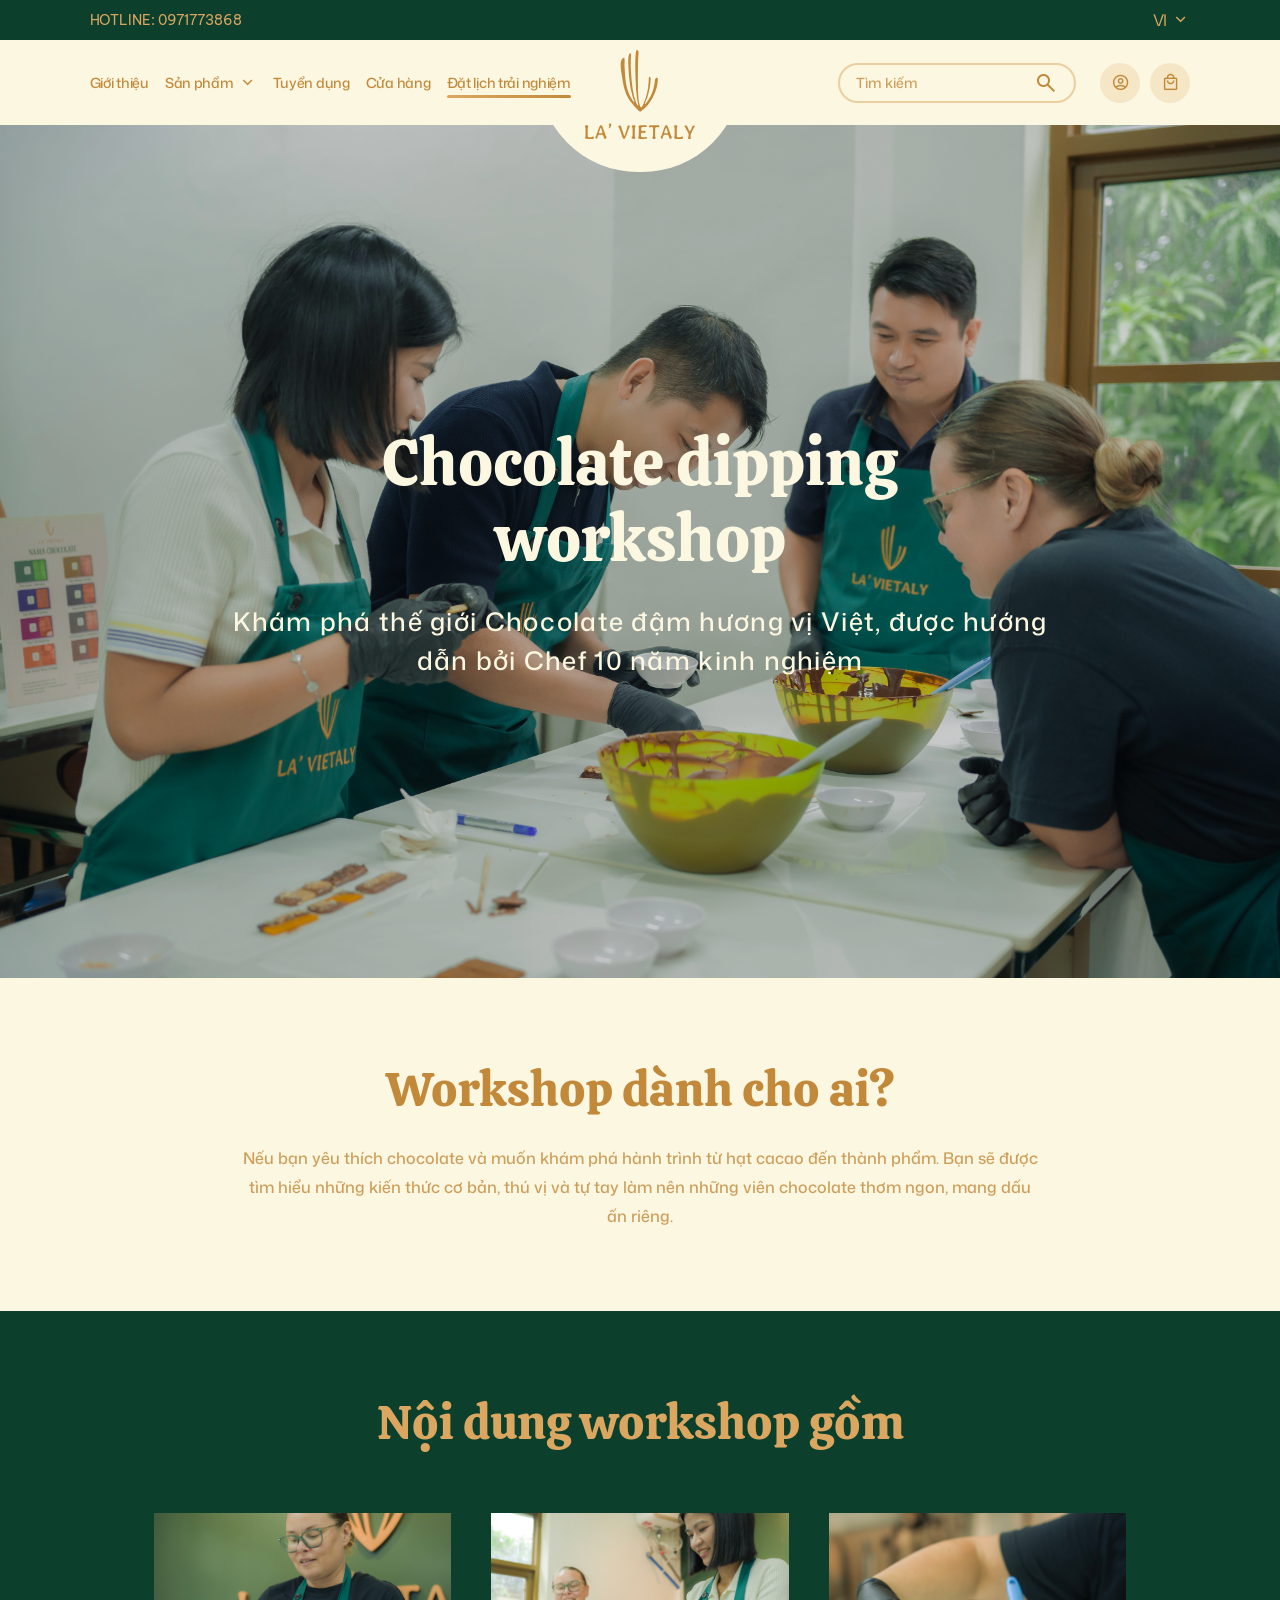
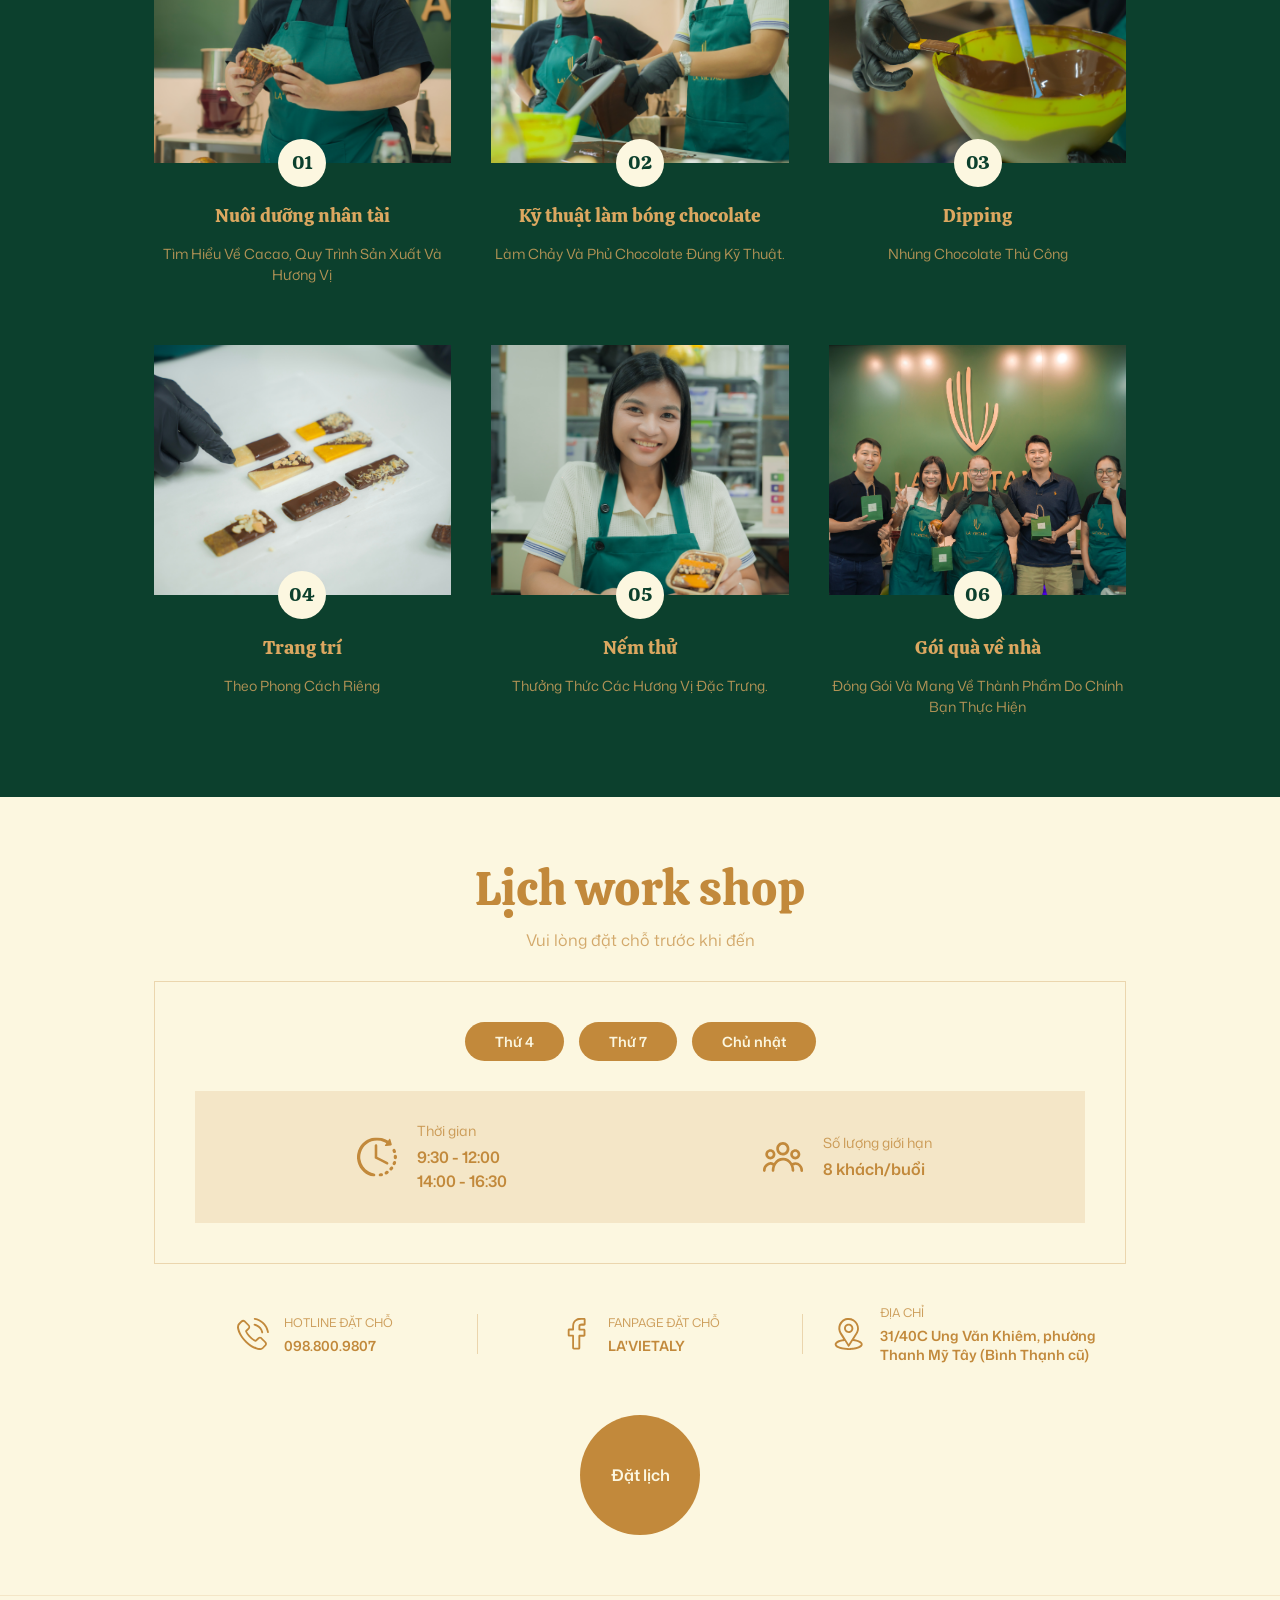
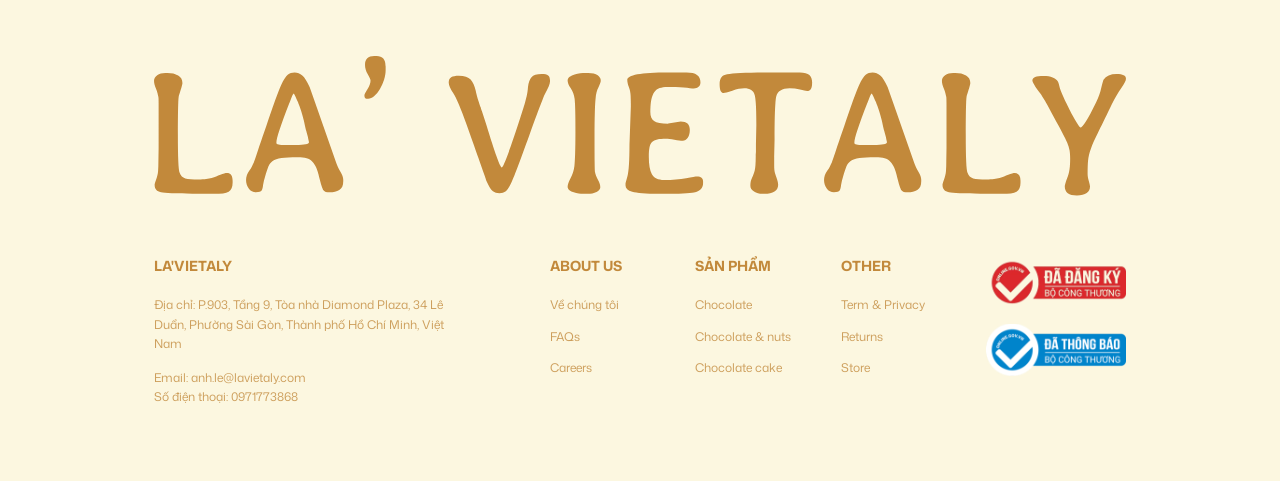
<file: workshop.html>
<!DOCTYPE html>
<html lang="vi">

<head>
    <meta charset="utf-8">
    <meta name="viewport" content="width=device-width, initial-scale=1">
    <title>Vietaly - Workshop</title>
    <link rel="icon" href="images/logotab.svg">

    <link rel="preconnect" href="https://fonts.googleapis.com">
    <link rel="preconnect" href="https://fonts.gstatic.com" crossorigin>
    <link
        href="https://fonts.googleapis.com/css2?family=Be+Vietnam+Pro:wght@400;500;600&family=Calistoga&family=Mona+Sans:ital,wght@0,200..900;1,200..900&display=swap"
        rel="stylesheet">
    <link rel="stylesheet"
        href="https://fonts.googleapis.com/css2?family=Material+Symbols+Outlined:opsz,wght,FILL,GRAD@24,400,0,0" />

    <link rel="stylesheet" href="css/app.css">
    <script type="module" src="js/app.js"></script>
    <link rel="stylesheet" href="css/workshop.css">
</head>

<body>
    <header class="header-wrapper">
        <div class="top-bar">
            <div class="custom-container">
                <div class="hotline">HOTLINE: 0971773868</div>
                <div class="language-selector" id="language-selector">
                    <span class="lang-text" id="current-lang">VI</span>
                    <span class="material-symbols-outlined">keyboard_arrow_down</span>
                    <div class="lang-dropdown">
                        <div class="lang-option" data-value="en">EN</div>
                    </div>
                </div>
            </div>
        </div>

        <div class="main-header">
            <div class="custom-container main-header-container">
                <button id="mobile-menu-toggle" class="mobile-menu-btn">
                    <span class="material-symbols-outlined">menu</span>
                </button>
                <div class="mobile-menu-overlay" id="mobile-menu-overlay"></div>
                <nav class="nav-menu" id="nav-menu">
                    <div class="mobile-menu-close">
                        <button id="mobile-menu-close-btn" class="mobile-menu-btn">
                            <span class="material-symbols-outlined">close</span>
                        </button>
                    </div>
                    <a href="about.html">Giới thiệu</a>
                    <div class="nav-item" data-path="/san-pham">
                        <span class="nav-product-link" onclick="window.location.href='products.html'">Sản phẩm</span>
                        <span class="material-symbols-outlined">keyboard_arrow_down</span>
                        <div class="mega-menu">
                            <div class="mega-menu-inner">
                                <div class="mega-categories">
                                    <h3>Danh mục</h3>
                                    <ul>
                                        <li><a href="#" class="cat-link active" data-target="cat-artisan">Socola thủ
                                                công (Artisan)</a></li>
                                        <li><a href="#" class="cat-link" data-target="cat-bars">Socola thanh (Bars)</a>
                                        </li>
                                        <li><a href="#" class="cat-link" data-target="cat-truffles">Socola tươi
                                                (Truffles)</a></li>
                                        <li><a href="#" class="cat-link" data-target="cat-dark">Socola đen nguyên
                                                chất</a></li>
                                    </ul>
                                </div>

                                <div class="mega-products">
                                    <div class="mega-products-header">
                                        <h3>Sản phẩm nổi bật</h3>
                                        <a href="#" class="view-all-link">Xem tất cả<span
                                                class="material-symbols-outlined">arrow_right_alt</span></a>
                                    </div>

                                    <div class="mega-product-group active" id="cat-artisan">
                                        <div class="mega-product-card">
                                            <img src="images/product1.png" alt="Artisan 1">
                                            <h4>Hộp Socola Artisan Nghệ Thuật</h4>
                                            <p class="price">850.000đ</p>
                                        </div>
                                        <div class="mega-product-card">
                                            <img src="images/product1.png" alt="Artisan 2">
                                            <h4>Viên Socola Bonbon Hảo Hạng</h4>
                                            <p class="price">320.000đ</p>
                                        </div>
                                    </div>
                                </div>
                            </div>
                        </div>
                    </div>
                    <a href="recruitment.html">Tuyển dụng</a>
                    <a href="store.html">Cửa hàng</a>
                    <a href="workshop.html">Đặt lịch trải nghiệm</a>
                    <div class="magic-line"></div>
                </nav>

                <div class="logo-wrapper">
                    <div class="logo-container">
                        <a href="index.html" class="logo-link">
                            <img src="images/logo.svg" alt="LA' VIETALY Logo">
                        </a>
                    </div>
                </div>

                <div class="header-actions">
                    <div class="search-box">
                        <input type="text" placeholder="Tìm kiếm">
                        <span class="material-symbols-outlined">search</span>
                    </div>

                    <div class="icon-actions">
                        <a href="#" class="icon-btn">
                            <span class="material-symbols-outlined">account_circle</span>
                        </a>
                        <a href="cart.html" class="icon-btn">
                            <span class="material-symbols-outlined">local_mall</span>
                        </a>
                    </div>
                </div>
            </div>
        </div>
    </header>

    <main>
        <div class="workshop-page">
            <section class="workshop-hero">
                <img src="images/banner6.jpg" alt="Chocolate Dipping Workshop" class="workshop-hero-img">
                <div class="workshop-hero-overlay"></div>
                <div class="workshop-hero-content">
                    <h1 class="workshop-hero-title">Chocolate dipping<br>workshop</h1>
                    <p class="workshop-hero-subtitle">Khám phá thế giới Chocolate đậm hương vị Việt, được hướng dẫn bởi
                        Chef 10 năm kinh nghiệm</p>
                </div>
            </section>

            <section class="workshop-who">
                <div class="custom-container">
                    <div class="workshop-who-content">
                        <h2>Workshop dành cho ai?</h2>
                        <p>Nếu bạn yêu thích chocolate và muốn khám phá hành trình từ hạt cacao đến thành phẩm. Bạn sẽ
                            được tìm hiểu những kiến thức cơ bản, thú vị và tự tay làm nên những viên chocolate thơm
                            ngon, mang dấu ấn riêng.</p>
                    </div>
                </div>
            </section>
            <section class="workshop-content-section">
                <div class="custom-container">
                    <h2 class="workshop-section-title">Nội dung workshop gồm</h2>
                    <div class="workshop-grid">
                        <div class="workshop-item">
                            <div class="workshop-img-wrapper">
                                <img src="images/workshop1.jpg" alt="Nuôi dưỡng nhân tài">
                                <div class="workshop-number">01</div>
                            </div>
                            <h3>Nuôi dưỡng nhân tài</h3>
                            <p>Tìm Hiểu Về Cacao, Quy Trình Sản Xuất Và Hương Vị</p>
                        </div>
                        <div class="workshop-item">
                            <div class="workshop-img-wrapper">
                                <img src="images/workshop2.jpg" alt="Kỹ thuật làm bóng chocolate">
                                <div class="workshop-number">02</div>
                            </div>
                            <h3>Kỹ thuật làm bóng chocolate</h3>
                            <p>Làm Chảy Và Phủ Chocolate Đúng Kỹ Thuật.</p>
                        </div>
                        <div class="workshop-item">
                            <div class="workshop-img-wrapper">
                                <img src="images/workshop3.jpg" alt="Dipping">
                                <div class="workshop-number">03</div>
                            </div>
                            <h3>Dipping</h3>
                            <p>Nhúng Chocolate Thủ Công</p>
                        </div>
                        <div class="workshop-item">
                            <div class="workshop-img-wrapper">
                                <img src="images/workshop4.jpg" alt="Trang trí">
                                <div class="workshop-number">04</div>
                            </div>
                            <h3>Trang trí</h3>
                            <p>Theo Phong Cách Riêng</p>
                        </div>
                        <div class="workshop-item">
                            <div class="workshop-img-wrapper">
                                <img src="images/workshop5.jpg" alt="Nếm thử">
                                <div class="workshop-number">05</div>
                            </div>
                            <h3>Nếm thử</h3>
                            <p>Thưởng Thức Các Hương Vị Đặc Trưng.</p>
                        </div>
                        <div class="workshop-item">
                            <div class="workshop-img-wrapper">
                                <img src="images/workshop6.jpg" alt="Gói quà về nhà">
                                <div class="workshop-number">06</div>
                            </div>
                            <h3>Gói quà về nhà</h3>
                            <p>Đóng Gói Và Mang Về Thành Phẩm Do Chính Bạn Thực Hiện</p>
                        </div>
                    </div>
                </div>
            </section>

            <section class="schedule-section">
                <div class="custom-container schedule-container">
                    <h2 class="schedule-title">Lịch work shop</h2>
                    <p class="schedule-subtitle">Vui lòng đặt chỗ trước khi đến</p>

                    <div class="schedule-box">
                        <div class="schedule-days">
                            <div class="day-badge">Thứ 4</div>
                            <div class="day-badge">Thứ 7</div>
                            <div class="day-badge">Chủ nhật</div>
                        </div>

                        <div class="schedule-details">
                            <div class="detail-item">
                                <img src="images/icontime.svg" alt="Time" class="detail-icon">
                                <div class="detail-text">
                                    <span>Thời gian</span>
                                    <strong>9:30 - 12:00<br>14:00 - 16:30</strong>
                                </div>
                            </div>
                            <div class="detail-item">
                                <img src="images/iconguest.svg" alt="Guest" class="detail-icon">
                                <div class="detail-text">
                                    <span>Số lượng giới hạn</span>
                                    <strong>8 khách/buổi</strong>
                                </div>
                            </div>
                        </div>
                    </div>

                    <div class="schedule-contacts">
                        <div class="contact-item">
                            <img src="images/iconphone.svg" alt="Hotline" class="contact-icon">
                            <div class="contact-text">
                                <span>HOTLINE ĐẶT CHỖ</span>
                                <strong>098.800.9807</strong>
                            </div>
                        </div>
                        <div class="contact-divider"></div>
                        <div class="contact-item">
                            <img src="images/iconfb.svg" alt="Fanpage" class="contact-icon">
                            <div class="contact-text">
                                <span>FANPAGE ĐẶT CHỖ</span>
                                <strong>LA'VIETALY</strong>
                            </div>
                        </div>
                        <div class="contact-divider"></div>
                        <div class="contact-item">
                            <img src="images/iconaddress.svg" alt="Address" class="contact-icon">
                            <div class="contact-text">
                                <span>ĐỊA CHỈ</span>
                                <strong>31/40C Ung Văn Khiêm, phường<br>Thanh Mỹ Tây (Bình Thạnh cũ)</strong>
                            </div>
                        </div>
                    </div>

                    <div class="schedule-action">
                        <a href="#" class="btn-book">Đặt lịch</a>
                    </div>
                </div>
            </section>
        </div>
    </main>

    <footer class="footer-section">
        <div class="custom-container">
            <img src="images/logo footer.svg" alt="LA' VIETALY Logo" class="footer-huge-logo">
            <div class="footer-grid">
                <div class="footer-col footer-col-brand">
                    <h3>LA'VIETALY</h3>
                    <p>Địa chỉ: P.903, Tầng 9, Tòa nhà Diamond Plaza, 34 Lê Duẩn, Phường Sài Gòn, Thành phố Hồ Chí Minh,
                        Việt Nam</p>
                    <p>Email: anh.le@lavietaly.com<br>Số điện thoại: 0971773868</p>
                </div>
                <div class="footer-col">
                    <h3>ABOUT US</h3>
                    <ul>
                        <li><a href="about.html">Về chúng tôi</a></li>
                        <li><a href="#">FAQs</a></li>
                        <li><a href="#">Careers</a></li>
                    </ul>
                </div>
                <div class="footer-col">
                    <h3>SẢN PHẨM</h3>
                    <ul>
                        <li><a href="#">Chocolate</a></li>
                        <li><a href="#">Chocolate & nuts</a></li>
                        <li><a href="#">Chocolate cake</a></li>
                    </ul>
                </div>
                <div class="footer-col">
                    <h3>OTHER</h3>
                    <ul>
                        <li><a href="#">Term & Privacy</a></li>
                        <li><a href="#">Returns</a></li>
                        <li><a href="#">Store</a></li>
                    </ul>
                </div>
                <div class="footer-col footer-col-badges">
                    <img src="images/register.svg" alt="Đã đăng ký Bộ Công Thương" class="bct-logo">
                    <img src="images/noti.svg" alt="Đã thông báo Bộ Công Thương" class="bct-logo">
                </div>
            </div>
        </div>
    </footer>
</body>

</html>
</file>
<file: css/app.css>
@layer properties;

:root,
:host {
  --color-blue-300: oklch(80.9% 0.105 251.813);
  --color-blue-700: oklch(48.8% 0.243 264.376);
  --color-blue-800: oklch(42.4% 0.199 265.638);
  --color-gray-100: oklch(96.7% 0.003 264.542);
  --color-gray-200: oklch(92.8% 0.006 264.531);
  --color-gray-300: oklch(87.2% 0.01 258.338);
  --color-gray-400: oklch(70.7% 0.022 261.325);
  --color-gray-500: oklch(55.1% 0.027 264.364);
  --color-gray-600: oklch(44.6% 0.03 256.802);
  --color-gray-700: oklch(37.3% 0.034 259.733);
  --color-gray-800: oklch(27.8% 0.033 256.848);
  --color-gray-900: oklch(21% 0.034 264.665);
  --color-white: #fff;
  --spacing: 0.25rem;
  --container-xl: 36rem;
  --container-6xl: 72rem;
  --text-sm: 0.875rem;
  --text-sm--line-height: calc(1.25 / 0.875);
  --text-lg: 1.125rem;
  --text-lg--line-height: calc(1.75 / 1.125);
  --font-weight-medium: 500;
  --font-weight-semibold: 600;
  --tracking-wider: 0.05em;
  --radius-md: 0.375rem;
  --ease-in-out: cubic-bezier(0.4, 0, 0.2, 1);
  --default-transition-duration: 150ms;
  --default-transition-timing-function: cubic-bezier(0.4, 0, 0.2, 1);
}

.fixed {
  position: fixed;
}

.relative {
  position: relative;
}

.static {
  position: static;
}

.top-0 {
  top: 0px;
}

.right-0 {
  right: 0px;
}

.container {
  width: 100%;

  @media (width >=40rem) {
    max-width: 40rem;
  }

  @media (width >=48rem) {
    max-width: 48rem;
  }

  @media (width >=64rem) {
    max-width: 64rem;
  }

  @media (width >=80rem) {
    max-width: 80rem;
  }

  @media (width >=96rem) {
    max-width: 96rem;
  }
}

.mx-auto {
  margin-inline: auto;
}

.-mt-px {
  margin-top: -1px;
}

.mt-2 {
  margin-top: calc(var(--spacing) * 2);
}

.mt-4 {
  margin-top: calc(var(--spacing) * 4);
}

.mt-8 {
  margin-top: calc(var(--spacing) * 8);
}

.mr-2 {
  margin-right: calc(var(--spacing) * 2);
}

.-ml-px {
  margin-left: -1px;
}

.ml-1 {
  margin-left: var(--spacing);
}

.ml-2 {
  margin-left: calc(var(--spacing) * 2);
}

.ml-4 {
  margin-left: calc(var(--spacing) * 4);
}

.ml-12 {
  margin-left: calc(var(--spacing) * 12);
}

.flex {
  display: flex;
}

.grid {
  display: grid;
}

.hidden {
  display: none;
}

.inline-flex {
  display: inline-flex;
}

.table {
  display: table;
}

.h-5 {
  height: calc(var(--spacing) * 5);
}

.h-8 {
  height: calc(var(--spacing) * 8);
}

.h-16 {
  height: calc(var(--spacing) * 16);
}

.min-h-screen {
  min-height: 100vh;
}

.w-5 {
  width: calc(var(--spacing) * 5);
}

.w-8 {
  width: calc(var(--spacing) * 8);
}

.w-auto {
  width: auto;
}

.max-w-6xl {
  max-width: var(--container-6xl);
}

.max-w-xl {
  max-width: var(--container-xl);
}

.transform {
  transform: var(--tw-rotate-x, ) var(--tw-rotate-y, ) var(--tw-rotate-z, ) var(--tw-skew-x, ) var(--tw-skew-y, );
}

.cursor-default {
  cursor: default;
}

.cursor-not-allowed {
  cursor: not-allowed;
}

.resize {
  resize: both;
}

.grid-cols-1 {
  grid-template-columns: repeat(1, minmax(0, 1fr));
}

.items-center {
  align-items: center;
}

.justify-between {
  justify-content: space-between;
}

.justify-center {
  justify-content: center;
}

.justify-items-center {
  justify-items: center;
}

.gap-2 {
  gap: calc(var(--spacing) * 2);
}

.overflow-hidden {
  overflow: hidden;
}

.rounded-md {
  border-radius: var(--radius-md);
}

.rounded-l-md {
  border-top-left-radius: var(--radius-md);
  border-bottom-left-radius: var(--radius-md);
}

.rounded-r-md {
  border-top-right-radius: var(--radius-md);
  border-bottom-right-radius: var(--radius-md);
}

.border {
  border-style: var(--tw-border-style);
  border-width: 1px;
}

.border-t {
  border-top-style: var(--tw-border-style);
  border-top-width: 1px;
}

.border-r {
  border-right-style: var(--tw-border-style);
  border-right-width: 1px;
}

.border-gray-200 {
  border-color: var(--color-gray-200);
}

.border-gray-300 {
  border-color: var(--color-gray-300);
}

.border-gray-400 {
  border-color: var(--color-gray-400);
}

.bg-gray-100 {
  background-color: var(--color-gray-100);
}

.bg-gray-200 {
  background-color: var(--color-gray-200);
}

.bg-white {
  background-color: var(--color-white);
}

.p-6 {
  padding: calc(var(--spacing) * 6);
}

.px-2 {
  padding-inline: calc(var(--spacing) * 2);
}

.px-4 {
  padding-inline: calc(var(--spacing) * 4);
}

.px-6 {
  padding-inline: calc(var(--spacing) * 6);
}

.py-2 {
  padding-block: calc(var(--spacing) * 2);
}

.py-4 {
  padding-block: calc(var(--spacing) * 4);
}

.pt-8 {
  padding-top: calc(var(--spacing) * 8);
}

.text-center {
  text-align: center;
}

.text-left {
  text-align: left;
}

.text-lg {
  font-size: var(--text-lg);
  line-height: var(--tw-leading, var(--text-lg--line-height));
}

.text-sm {
  font-size: var(--text-sm);
  line-height: var(--tw-leading, var(--text-sm--line-height));
}

.leading-5 {
  --tw-leading: calc(var(--spacing) * 5);
  line-height: calc(var(--spacing) * 5);
}

.leading-7 {
  --tw-leading: calc(var(--spacing) * 7);
  line-height: calc(var(--spacing) * 7);
}

.font-medium {
  --tw-font-weight: var(--font-weight-medium);
  font-weight: var(--font-weight-medium);
}

.font-semibold {
  --tw-font-weight: var(--font-weight-semibold);
  font-weight: var(--font-weight-semibold);
}

.tracking-wider {
  --tw-tracking: var(--tracking-wider);
  letter-spacing: var(--tracking-wider);
}

.text-gray-200 {
  color: var(--color-gray-200);
}

.text-gray-300 {
  color: var(--color-gray-300);
}

.text-gray-400 {
  color: var(--color-gray-400);
}

.text-gray-500 {
  color: var(--color-gray-500);
}

.text-gray-600 {
  color: var(--color-gray-600);
}

.text-gray-700 {
  color: var(--color-gray-700);
}

.text-gray-800 {
  color: var(--color-gray-800);
}

.text-gray-900 {
  color: var(--color-gray-900);
}

.uppercase {
  text-transform: uppercase;
}

.underline {
  text-decoration-line: underline;
}

.antialiased {
  -webkit-font-smoothing: antialiased;
  -moz-osx-font-smoothing: grayscale;
}

.shadow {
  --tw-shadow: 0 1px 3px 0 var(--tw-shadow-color, rgb(0 0 0 / 0.1)), 0 1px 2px -1px var(--tw-shadow-color, rgb(0 0 0 / 0.1));
  box-shadow: var(--tw-inset-shadow), var(--tw-inset-ring-shadow), var(--tw-ring-offset-shadow), var(--tw-ring-shadow), var(--tw-shadow);
}

.shadow-sm {
  --tw-shadow: 0 1px 3px 0 var(--tw-shadow-color, rgb(0 0 0 / 0.1)), 0 1px 2px -1px var(--tw-shadow-color, rgb(0 0 0 / 0.1));
  box-shadow: var(--tw-inset-shadow), var(--tw-inset-ring-shadow), var(--tw-ring-offset-shadow), var(--tw-ring-shadow), var(--tw-shadow);
}

.ring-gray-300 {
  --tw-ring-color: var(--color-gray-300);
}

.transition {
  transition-property: color, background-color, border-color, outline-color, text-decoration-color, fill, stroke, --tw-gradient-from, --tw-gradient-via, --tw-gradient-to, opacity, box-shadow, transform, translate, scale, rotate, filter, -webkit-backdrop-filter, backdrop-filter, display, content-visibility, overlay, pointer-events;
  transition-timing-function: var(--tw-ease, var(--default-transition-timing-function));
  transition-duration: var(--tw-duration, var(--default-transition-duration));
}

.duration-150 {
  --tw-duration: 150ms;
  transition-duration: 150ms;
}

.ease-in-out {
  --tw-ease: var(--ease-in-out);
  transition-timing-function: var(--ease-in-out);
}

.focus\:border-blue-300:focus {
  border-color: var(--color-blue-300);
}

.focus\:ring:focus {
  --tw-ring-shadow: var(--tw-ring-inset, ) 0 0 0 calc(1px + var(--tw-ring-offset-width)) var(--tw-ring-color, currentcolor);
  box-shadow: var(--tw-inset-shadow), var(--tw-inset-ring-shadow), var(--tw-ring-offset-shadow), var(--tw-ring-shadow), var(--tw-shadow);
}

.focus\:outline-none:focus {
  --tw-outline-style: none;
  outline-style: none;
}

.active\:bg-gray-100:active {
  background-color: var(--color-gray-100);
}

.active\:text-gray-500:active {
  color: var(--color-gray-500);
}

.active\:text-gray-700:active {
  color: var(--color-gray-700);
}

.active\:text-gray-800:active {
  color: var(--color-gray-800);
}

.rtl\:flex-row-reverse:where(:dir(rtl), [dir="rtl"], [dir="rtl"] *) {
  flex-direction: row-reverse;
}

:root {
  --color-topbar-bg: #0C402D;
  --color-topbar-text: #DBA760;
  --color-header-bg: #FCF7E0;
  --color-header-text: #C2893B;
  --color-icon-bg: #F5E7C6;
  --font-be-vietnam: 'Be Vietnam Pro', sans-serif;
  --font-mona-sans: 'Mona Sans', 'Be Vietnam Pro', sans-serif;
  --fs-xs: clamp(12px, 0.8vw, 14px);
  --fs-sm: clamp(14px, 1vw, 16px);
  --fs-base: clamp(16px, 1.2vw, 18px);
  --fs-lg: clamp(18px, 1.5vw, 22px);
  --fs-xl: clamp(24px, 2vw, 32px);
  --fs-2xl: clamp(32px, 3vw, 48px);
  --fs-3xl: clamp(48px, 5vw, 80px);
}

* {
  margin: 0;
  padding: 0;
  box-sizing: border-box;
}

body {
  background-color: #f3f4f6;
  min-height: 100vh;
}

.header-wrapper {
  position: sticky;
  top: 0;
  width: 100%;
  display: flex;
  flex-direction: column;
  z-index: 50;
}

.custom-container {
  width: 100%;
  padding: 0 clamp(40px, 12vw, 240px);
  position: relative;
}

.top-bar {
  width: 100%;
  height: 40px;
  background: var(--color-topbar-bg);
}

.top-bar .custom-container {
  height: 100%;
  display: flex;
  align-items: center;
  justify-content: space-between;
}

.top-bar .hotline {
  font-family: var(--font-be-vietnam);
  font-weight: 400;
  font-size: var(--fs-sm);
  color: var(--color-topbar-text);
  text-transform: uppercase;
  letter-spacing: -0.1px;
}

.top-bar .language-selector {
  display: flex;
  align-items: center;
  gap: 4px;
  cursor: pointer;
  position: relative;
}

.top-bar .language-selector .lang-text {
  font-family: var(--font-mona-sans);
  font-weight: 400;
  font-size: var(--fs-base);
  color: var(--color-topbar-text);
  letter-spacing: -0.1px;
}

.top-bar .language-selector .material-symbols-outlined {
  color: var(--color-topbar-text);
  font-size: var(--fs-lg);
  transition: transform 0.3s ease;
}

.top-bar .language-selector.active .material-symbols-outlined {
  transform: rotate(180deg);
}

.lang-dropdown {
  position: absolute;
  top: 100%;
  right: 0;
  margin-top: 5px;
  background: var(--color-header-bg);
  border: 1px solid rgba(219, 167, 96, 0.5);
  border-radius: 4px;
  min-width: 60px;
  opacity: 0;
  visibility: hidden;
  transform: translateY(10px);
  transition: all 0.3s ease;
  z-index: 100;
}

.language-selector.active .lang-dropdown {
  opacity: 1;
  visibility: visible;
  transform: translateY(0);
}

.lang-option {
  font-family: var(--font-mona-sans);
  font-weight: 500;
  font-size: var(--fs-base);
  color: var(--color-header-text);
  padding: 8px 12px;
  cursor: pointer;
  text-align: center;
  transition: background 0.3s ease;
}

.lang-option:hover {
  background: #f0deae;
}

.main-header {
  width: 100%;
  height: 85px;
  background: var(--color-header-bg);
}

.main-header-container {
  display: flex;
  justify-content: space-between;
  align-items: center;
  height: 100%;
}

.mobile-menu-btn {
  display: none;
  background: none;
  border: none;
  color: var(--color-header-text);
  cursor: pointer;
  z-index: 60;
}

.mobile-menu-btn .material-symbols-outlined {
  font-size: 28px;
}

.mobile-menu-close {
  display: none;
}

.mobile-menu-overlay {
  display: none;
}

.header-wrapper .custom-container {
  padding: 0 clamp(20px, 7vw, 170px) !important;
}

.nav-menu {
  display: flex;
  align-items: center;
  gap: 16px;
  position: relative;
  z-index: 30;
}

.magic-line {
  position: absolute;
  bottom: -6px;
  left: 0;
  width: 0;
  height: 3px;
  background: linear-gradient(90deg, #DBA760, var(--color-header-text));
  border-radius: 3px;
  transition: left 0.4s cubic-bezier(0.34, 1.36, 0.64, 1), width 0.3s cubic-bezier(0.34, 1.36, 0.64, 1), opacity 0.3s ease;
  opacity: 0;
  pointer-events: none;
}

.nav-menu a,
.nav-menu .nav-item {
  font-family: var(--font-mona-sans);
  font-weight: 500;
  font-size: var(--fs-sm);
  color: var(--color-header-text);
  text-decoration: none;
  letter-spacing: -0.02em;
  display: flex;
  align-items: center;
  gap: 4px;
  cursor: pointer;
  position: relative;
  white-space: nowrap;
}

.nav-menu .nav-item .material-symbols-outlined {
  font-size: var(--fs-lg);
}

.nav-product-link {
  cursor: pointer;
}

.logo-wrapper {
  position: absolute;
  left: 50%;
  transform: translateX(-50%);
  top: 0;
  width: 204px;
  height: 132px;
  z-index: 20;
  display: flex;
  justify-content: center;
}

.logo-container {
  width: 100%;
  height: 100%;
  background: var(--color-header-bg);
  border-radius: 0 0 100px 100px;
  display: flex;
  flex-direction: column;
  align-items: center;
  padding-top: 10px;
}

.logo-link {
  text-decoration: none;
}

.logo-container a {
  display: flex;
  justify-content: center;
  align-items: center;
}

.logo-container img {
  width: 110px;
  height: auto;
  object-fit: contain;
}

.header-actions {
  display: flex;
  align-items: center;
  gap: 24px;
  position: relative;
  z-index: 30;
}

.search-box {
  display: flex;
  align-items: center;
  gap: 8px;
  width: 100%;
  max-width: 330px;
  height: 40px;
  padding: 9px 16px;
  border: 2px solid rgba(219, 167, 96, 0.5);
  border-radius: 100px;
  background: transparent;
}

.search-box input {
  border: none;
  outline: none;
  background: transparent;
  width: 100%;
  min-width: 0;
  font-family: var(--font-mona-sans);
  font-weight: 500;
  font-size: var(--fs-sm);
  color: var(--color-header-text);
}

.search-box input::placeholder {
  color: var(--color-header-text);
  opacity: 0.8;
}

.search-box .material-symbols-outlined {
  color: var(--color-header-text);
  cursor: pointer;
}

.icon-actions {
  display: flex;
  gap: clamp(4px, 0.8vw, 12px);
}

.icon-btn {
  display: flex;
  justify-content: center;
  align-items: center;
  width: 40px;
  height: 40px;
  background: var(--color-icon-bg);
  border-radius: 100px;
  cursor: pointer;
  color: var(--color-header-text);
  text-decoration: none;
  transition: background 0.3s ease;
  flex-shrink: 0;
}

.icon-btn:hover {
  background: #f0deae;
}

.icon-btn .material-symbols-outlined {
  font-size: var(--fs-lg);
}

.mega-menu {
  position: absolute;
  top: 100%;
  left: -20px;
  width: 850px;
  padding-top: 25px;
  opacity: 0;
  visibility: hidden;
  transform: translateY(15px);
  transition: all 0.3s cubic-bezier(0.34, 1.36, 0.64, 1);
  z-index: 100;
  pointer-events: none;
  white-space: normal;
}

.nav-item:hover .mega-menu {
  opacity: 1;
  visibility: visible;
  transform: translateY(0);
  pointer-events: auto;
}

.mega-menu-inner {
  background: var(--color-header-bg);
  border-radius: 12px;
  box-shadow: 0 15px 40px rgba(12, 64, 45, 0.15);
  display: flex;
  padding: 30px;
  gap: 40px;
  border: 1px solid rgba(219, 167, 96, 0.2);
}

.mega-categories {
  flex: 0 0 220px;
  border-right: 1px solid rgba(219, 167, 96, 0.2);
  padding-right: 30px;
}

.mega-categories h3 {
  font-family: var(--font-be-vietnam);
  font-size: var(--fs-sm);
  font-weight: 600;
  color: var(--color-topbar-bg);
  margin-bottom: 20px;
  text-transform: uppercase;
  letter-spacing: 0.5px;
}

.mega-products-header {
  display: flex;
  justify-content: space-between;
  align-items: center;
  margin-bottom: 20px;
  border-bottom: 1px solid rgba(219, 167, 96, 0.1);
  padding-bottom: 10px;
}

.mega-products-header h3 {
  font-family: var(--font-be-vietnam);
  font-size: var(--fs-sm);
  font-weight: 600;
  color: var(--color-topbar-bg);
  text-transform: uppercase;
  letter-spacing: 0.5px;
  margin: 0;
}

.view-all-link {
  font-family: var(--font-mona-sans);
  font-size: var(--fs-sm);
  font-weight: 500;
  color: var(--color-header-text);
  text-decoration: none;
  display: flex;
  align-items: center;
  gap: 4px;
  transition: color 0.3s ease, transform 0.3s ease;
}

.view-all-link:hover {
  color: var(--color-topbar-bg);
  transform: translateX(4px);
}

.view-all-link .material-symbols-outlined {
  font-size: var(--fs-lg);
}

.mega-categories ul {
  list-style: none;
  display: flex;
  flex-direction: column;
  gap: 16px;
}

.mega-categories ul li a {
  font-family: var(--font-mona-sans);
  font-size: var(--fs-sm);
  font-weight: 400;
  color: var(--color-header-text);
  text-decoration: none;
  transition: color 0.3s ease, transform 0.3s ease;
  display: inline-block;
}

.mega-categories ul li a:hover,
.mega-categories ul li a.active {
  color: var(--color-topbar-bg);
  font-weight: 600;
  transform: translateX(5px);
}

.mega-products {
  flex: 1;
  max-height: 380px;
  overflow-y: auto;
  padding-right: 10px;
}

.mega-products::-webkit-scrollbar {
  width: 6px;
}

.mega-products::-webkit-scrollbar-track {
  background: transparent;
}

.mega-products::-webkit-scrollbar-thumb {
  background: rgba(219, 167, 96, 0.3);
  border-radius: 10px;
}

.mega-product-group {
  display: none;
  flex-wrap: wrap;
  gap: 20px;
  animation: fadeIn 0.3s ease;
}

.mega-product-group.active {
  display: flex;
}

@keyframes fadeIn {
  from {
    opacity: 0;
    transform: translateY(5px);
  }

  to {
    opacity: 1;
    transform: translateY(0);
  }
}

.mega-product-card {
  display: flex;
  flex-direction: column;
  gap: 12px;
  cursor: pointer;
  transition: transform 0.3s ease;
  flex: 0 0 calc(33.333% - 14px);
}

.mega-product-card:hover {
  transform: translateY(-5px);
}

.mega-product-card img {
  width: 100%;
  aspect-ratio: 1;
  object-fit: cover;
  border-radius: 8px;
  border: 1px solid rgba(219, 167, 96, 0.1);
}

.mega-product-card h4 {
  font-family: var(--font-mona-sans);
  font-size: var(--fs-sm);
  font-weight: 500;
  color: var(--color-topbar-bg);
  line-height: 1.4;
  margin: 0;
}

.mega-product-card .price {
  font-family: var(--font-mona-sans);
  font-size: var(--fs-sm);
  font-weight: 600;
  color: var(--color-header-text);
  margin: 0;
}

.footer-section {
  background-color: var(--color-header-bg);
  border-top: 1px solid rgba(194, 137, 59, 0.15);
  padding: 60px 0;
}

.footer-huge-logo {
  width: 100%;
  max-width: 1200px;
  height: auto;
  display: block;
  margin: 0 auto 60px auto;
}

.footer-grid {
  display: grid;
  grid-template-columns: 3fr 1fr 1fr 1fr auto;
  gap: 20px;
  max-width: 1200px;
  margin: 0 auto;
}

.footer-col h3 {
  font-family: var(--font-mona-sans);
  font-size: var(--fs-sm);
  font-weight: 700;
  color: var(--color-header-text);
  margin-bottom: 20px;
  text-transform: uppercase;
}

.footer-col p,
.footer-col ul li a {
  font-family: var(--font-mona-sans);
  font-size: var(--fs-xs);
  color: var(--color-header-text);
  line-height: 1.6;
  text-decoration: none;
  opacity: 0.8;
}

.footer-col ul {
  list-style: none;
  padding: 0;
  display: flex;
  flex-direction: column;
  gap: 12px;
}

.footer-col ul li a:hover {
  opacity: 1;
  text-decoration: underline;
}

.footer-col-brand {
  max-width: 320px;
}

.footer-col-brand p {
  margin-bottom: 15px;
}

.footer-col-badges {
  display: flex;
  flex-direction: column;
  align-items: flex-end;
  gap: 15px;
}

.bct-logo {
  width: 140px;
  height: auto;
  object-fit: contain;
}

@property --tw-rotate-x {
  syntax: "*";
  inherits: false;
}

@property --tw-rotate-y {
  syntax: "*";
  inherits: false;
}

@property --tw-rotate-z {
  syntax: "*";
  inherits: false;
}

@property --tw-skew-x {
  syntax: "*";
  inherits: false;
}

@property --tw-skew-y {
  syntax: "*";
  inherits: false;
}

@property --tw-border-style {
  syntax: "*";
  inherits: false;
  initial-value: solid;
}

@property --tw-leading {
  syntax: "*";
  inherits: false;
}

@property --tw-font-weight {
  syntax: "*";
  inherits: false;
}

@property --tw-tracking {
  syntax: "*";
  inherits: false;
}

@property --tw-shadow {
  syntax: "*";
  inherits: false;
  initial-value: 0 0 #0000;
}

@property --tw-shadow-color {
  syntax: "*";
  inherits: false;
}

@property --tw-shadow-alpha {
  syntax: "<percentage>";
  inherits: false;
  initial-value: 100%;
}

@property --tw-inset-shadow {
  syntax: "*";
  inherits: false;
  initial-value: 0 0 #0000;
}

@property --tw-inset-shadow-color {
  syntax: "*";
  inherits: false;
}

@property --tw-inset-shadow-alpha {
  syntax: "<percentage>";
  inherits: false;
  initial-value: 100%;
}

@property --tw-ring-color {
  syntax: "*";
  inherits: false;
}

@property --tw-ring-shadow {
  syntax: "*";
  inherits: false;
  initial-value: 0 0 #0000;
}

@property --tw-inset-ring-color {
  syntax: "*";
  inherits: false;
}

@property --tw-inset-ring-shadow {
  syntax: "*";
  inherits: false;
  initial-value: 0 0 #0000;
}

@property --tw-ring-inset {
  syntax: "*";
  inherits: false;
}

@property --tw-ring-offset-width {
  syntax: "<length>";
  inherits: false;
  initial-value: 0px;
}

@property --tw-ring-offset-color {
  syntax: "*";
  inherits: false;
  initial-value: #fff;
}

@property --tw-ring-offset-shadow {
  syntax: "*";
  inherits: false;
  initial-value: 0 0 #0000;
}

@property --tw-duration {
  syntax: "*";
  inherits: false;
}

@property --tw-ease {
  syntax: "*";
  inherits: false;
}

@layer properties {
  @supports ((-webkit-hyphens: none) and (not (margin-trim: inline))) or ((-moz-orient: inline) and (not (color:rgb(from red r g b)))) {

    *,
    ::before,
    ::after,
    ::backdrop {
      --tw-rotate-x: initial;
      --tw-rotate-y: initial;
      --tw-rotate-z: initial;
      --tw-skew-x: initial;
      --tw-skew-y: initial;
      --tw-border-style: solid;
      --tw-leading: initial;
      --tw-font-weight: initial;
      --tw-tracking: initial;
      --tw-shadow: 0 0 #0000;
      --tw-shadow-color: initial;
      --tw-shadow-alpha: 100%;
      --tw-inset-shadow: 0 0 #0000;
      --tw-inset-shadow-color: initial;
      --tw-inset-shadow-alpha: 100%;
      --tw-ring-color: initial;
      --tw-ring-shadow: 0 0 #0000;
      --tw-inset-ring-color: initial;
      --tw-inset-ring-shadow: 0 0 #0000;
      --tw-ring-inset: initial;
      --tw-ring-offset-width: 0px;
      --tw-ring-offset-color: #fff;
      --tw-ring-offset-shadow: 0 0 #0000;
      --tw-duration: initial;
      --tw-ease: initial;
    }
  }
}

@media (width >=64rem){
  .lg\:px-8 {
    padding-inline: calc(var(--spacing) * 8);
  }
}

@media (width >=40rem){
  .sm\:flex {
    display: flex;
  }

  .sm\:hidden {
    display: none;
  }

  .sm\:flex-1 {
    flex: 1;
  }

  .sm\:items-center {
    align-items: center;
  }

  .sm\:justify-between {
    justify-content: space-between;
  }

  .sm\:justify-start {
    justify-content: flex-start;
  }

  .sm\:gap-2 {
    gap: calc(var(--spacing) * 2);
  }

  .sm\:px-6 {
    padding-inline: calc(var(--spacing) * 6);
  }

  .sm\:pt-0 {
    padding-top: 0px;
  }
}

@media (prefers-color-scheme: dark){
  .dark\:border-gray-600 {
    border-color: var(--color-gray-600);
  }

  .dark\:bg-gray-700 {
    background-color: var(--color-gray-700);
  }

  .dark\:bg-gray-800 {
    background-color: var(--color-gray-800);
  }

  .dark\:bg-gray-900 {
    background-color: var(--color-gray-900);
  }

  .dark\:text-gray-200 {
    color: var(--color-gray-200);
  }

  .dark\:text-gray-300 {
    color: var(--color-gray-300);
  }

  .dark\:text-gray-400 {
    color: var(--color-gray-400);
  }

  .dark\:text-gray-600 {
    color: var(--color-gray-600);
  }

  @media (hover: hover) {
    .dark\:hover\:bg-gray-900:hover {
      background-color: var(--color-gray-900);
    }

    .dark\:hover\:text-gray-200:hover {
      color: var(--color-gray-200);
    }

    .dark\:hover\:text-gray-300:hover {
      color: var(--color-gray-300);
    }
  }

  .dark\:focus\:border-blue-700:focus {
    border-color: var(--color-blue-700);
  }

  .dark\:focus\:border-blue-800:focus {
    border-color: var(--color-blue-800);
  }

  .dark\:active\:bg-gray-700:active {
    background-color: var(--color-gray-700);
  }

  .dark\:active\:text-gray-300:active {
    color: var(--color-gray-300);
  }
}

@media (max-width: 1024px){
  .footer-grid {
    grid-template-columns: 1fr 1fr;
  }

  .custom-container {
    padding: 0 clamp(20px, 5vw, 60px);
  }

  .header-wrapper .custom-container {
    padding: 0 clamp(20px, 5vw, 60px) !important;
  }

  .mobile-menu-btn {
    display: flex;
    order: 3;
  }

  .header-actions {
    order: 1;
  }

  .search-box {
    display: none !important;
  }

  .nav-menu {
    position: fixed;
    top: 0;
    right: -100%;
    left: auto;
    width: 100%;
    height: 100vh;
    background: var(--color-header-bg);
    flex-direction: column;
    align-items: flex-start;
    padding: 80px 20px 20px 20px;
    transition: right 0.3s ease;
    box-shadow: none;
    overflow-y: auto;
    z-index: 100;
  }

  .nav-menu.active {
    right: 0;
    left: auto;
  }

  .mobile-menu-close {
    position: absolute;
    top: 20px;
    right: 20px;
    display: block;
  }

  .mobile-menu-overlay {
    display: block;
    position: fixed;
    inset: 0;
    background: rgba(0, 0, 0, 0.5);
    z-index: 55;
    opacity: 0;
    visibility: hidden;
    transition: opacity 0.3s ease, visibility 0.3s ease;
  }

  .mobile-menu-overlay.active {
    opacity: 1;
    visibility: visible;
  }

  body.no-scroll {
    overflow: hidden;
  }

  .magic-line {
    display: none !important;
  }

  .nav-menu a,
  .nav-menu .nav-item {
    font-size: var(--fs-base);
    padding: 10px 0;
    width: max-content;
    position: relative;
  }

  .nav-menu>a::after,
  .nav-menu>.nav-item::after {
    content: '';
    position: absolute;
    bottom: 0px;
    left: 0;
    width: 100%;
    height: 2px;
    background: linear-gradient(90deg, #DBA760, var(--color-header-text));
    transform: scaleX(0);
    transform-origin: left;
    transition: transform 0.3s ease;
  }

  .nav-menu>a.active-nav::after,
  .nav-menu>.nav-item.open::after {
    transform: scaleX(1);
  }

  .nav-menu .nav-item {
    flex-wrap: wrap;
  }

  .mega-menu {
    position: static;
    width: 100%;
    opacity: 1;
    visibility: visible;
    transform: none;
    box-shadow: none;
    padding: 10px 0 10px 15px;
    display: none;
  }

  .nav-item.open .mega-menu {
    display: block;
  }

  .nav-item .material-symbols-outlined {
    transition: transform 0.3s ease;
  }

  .nav-item.open>.material-symbols-outlined {
    transform: rotate(180deg);
  }

  .mega-menu-inner {
    flex-direction: column;
    padding: 0;
    gap: 15px;
    box-shadow: none;
    border: none;
    background: transparent;
  }

  .mega-categories {
    border-right: none;
    border-bottom: none;
    padding-right: 0;
    padding-bottom: 0;
  }

  .mega-categories h3 {
    display: none;
  }

  .mega-products {
    display: none;
  }

  .mega-product-card {
    flex: 0 0 calc(50% - 10px);
  }

  .magic-line {
    display: none;
  }

  .product-showcase,
  .category-section {
    padding: 60px 0;
  }
}

@media (max-width: 768px){
  .header-actions {
    gap: 12px;
  }

  .logo-wrapper {
    width: 140px;
    height: 100px;
  }

  .logo-container {
    border-radius: 0 0 70px 70px;
    padding-top: 5px;
  }

  .logo-container img {
    width: 80px;
  }
}

@media (max-width: 600px){
  .footer-grid {
    grid-template-columns: 1fr 1fr;
  }

  .footer-col-brand,
  .footer-col:nth-child(4),
  .footer-col-badges {
    grid-column: span 2;
  }

  .footer-col-badges {
    display: grid;
    grid-template-columns: 1fr 1fr;
    gap: 20px;
  }

  .bct-logo {
    max-width: 100%;
  }
}

@media (max-width: 480px){
  .mega-product-card {
    flex: 0 0 100%;
  }
}

@media (hover: hover){
  .hover\:bg-gray-100:hover {
    background-color: var(--color-gray-100);
  }

  .hover\:text-gray-400:hover {
    color: var(--color-gray-400);
  }

  .hover\:text-gray-700:hover {
    color: var(--color-gray-700);
  }
}
</file>
<file: css/home.css>
.hero-banner {
    position: relative;
    width: 100%;
    min-height: 400px;
    aspect-ratio: 16 / 7;
    max-height: 800px;
    background-color: #d1d5db;
    overflow: hidden;
}

.hero-banner-track {
    display: flex;
    width: 100%;
    height: 100%;
    position: absolute;
    top: 0;
    left: 0;
}

.hero-slide {
    flex: 0 0 100%;
    height: 100%;
    background-size: cover;
    background-position: center;
    background-repeat: no-repeat;
}

.banner-text {
    position: absolute;
    left: 50%;
    top: 50%;
    transform: translate(-50%, -50%);
    text-align: center;
    color: #FCF7E0;
    width: 100%;
    padding: 0 20px;
    pointer-events: none;
    z-index: 10;
}

.banner-text h1 {
    font-family: 'Calistoga', serif;
    font-weight: 400;
    font-size: var(--fs-3xl);
    line-height: 1.2;
    margin: 0 0 10px 0;
}

.banner-text p {
    font-family: var(--font-mona-sans);
    font-weight: 500;
    font-size: var(--fs-xl);
    letter-spacing: 0.09em;
    margin: 0;
}

.banner-btn {
    position: absolute;
    top: 50%;
    transform: translateY(-50%);
    width: clamp(40px, 4vw, 54px);
    height: clamp(40px, 4vw, 54px);
    background: rgba(219, 167, 96, 0.2);
    border-radius: 100px;
    display: flex;
    justify-content: center;
    align-items: center;
    border: none;
    cursor: pointer;
    color: #DBA760;
    transition: background 0.3s ease, transform 0.3s ease;
    z-index: 10;
}

.btn-prev {
    left: clamp(10px, 2.5vw, 40px);
}

.btn-next {
    right: clamp(10px, 2.5vw, 40px);
}

.banner-btn .material-symbols-outlined {
    font-size: var(--fs-xl);
}

.btn-prev .material-symbols-outlined {
    transform: scaleX(-1);
}

.product-showcase {
    background-color: #FCF7E0;
    padding: 100px 0;
    width: 100%;
}

.showcase-tabs {
    display: flex;
    justify-content: center;
    gap: clamp(20px, 4vw, 50px);
    margin-bottom: 40px;
}

.tab-btn {
    font-family: 'Calistoga', serif;
    font-size: var(--fs-xl);
    background: transparent;
    border: none;
    cursor: pointer;
    color: #D9B78A;
    transition: color 0.3s ease;
}

.tab-btn.active,
.tab-btn:hover {
    color: var(--color-header-text);
}

.showcase-carousel-wrapper {
    display: flex;
    align-items: center;
    gap: 20px;
    position: relative;
}

.carousel-nav-btn {
    width: 44px;
    height: 44px;
    background: #F6E7C6;
    border-radius: 50%;
    display: flex;
    justify-content: center;
    align-items: center;
    border: none;
    cursor: pointer;
    color: #8C6A45;
    transition: background 0.3s ease, transform 0.3s ease;
    flex-shrink: 0;
}

.showcase-track-container {
    flex: 1;
    overflow: hidden;
    padding: 10px 0;
}

.showcase-track {
    display: flex;
    gap: 24px;
    transition: transform 0.5s ease-in-out;
}

.product-card {
    flex: 0 0 calc(25% - 18px);
    display: flex;
    flex-direction: column;
    gap: 16px;
    cursor: pointer;
    text-align: center;
}

.product-image-wrap {
    background: #F6E7C6;
    position: relative;
    display: flex;
    justify-content: center;
    align-items: center;
    aspect-ratio: 1 / 1;
    padding: 35px;
    overflow: hidden;
}

.main-img {
    width: 100%;
    height: 100%;
    object-fit: contain;
    transition: transform 0.3s ease;
}

.product-card:hover .main-img {
    transform: scale(1.05);
}

.product-hover-elements {
    position: absolute;
    inset: 0;
    pointer-events: none;
}

.product-card:hover .product-hover-elements,
.product-card.active .product-hover-elements {
    opacity: 1;
}

.reviewer-avatar {
    position: absolute;
    right: 15px;
    top: 50%;
    transform: translateY(-50%);
    width: 48px;
    height: 48px;
    border-radius: 50%;
    border: 3px solid rgba(0, 0, 0, 0.6);
    overflow: hidden;
    pointer-events: auto;
    box-shadow: 0 4px 10px rgba(0, 0, 0, 0.2);
    opacity: 0;
    transition: opacity 0.3s ease;
}

.product-card:hover .reviewer-avatar,
.product-card.active .reviewer-avatar {
    opacity: 1;
}

.reviewer-avatar img {
    width: 100%;
    height: 100%;
    object-fit: cover;
}

.product-actions {
    position: absolute;
    bottom: 0;
    left: 0;
    width: 100%;
    display: flex;
    justify-content: center;
    gap: 10px;
    pointer-events: auto;
    padding: 0 10px 15px;
    transform: translateY(110%);
    transition: transform 0.3s ease;
}

.product-card:hover .product-actions,
.product-card.active .product-actions {
    transform: translateY(0);
}

.btn-add {
    display: flex;
    align-items: center;
    gap: 6px;
    background: #0C402D;
    color: #DBA760;
    font-family: var(--font-mona-sans);
    font-size: var(--fs-xs);
    font-weight: 600;
    padding: 8px 16px;
    border-radius: 20px;
    border: none;
    cursor: pointer;
    transition: transform 0.2s ease, opacity 0.2s;
}

.btn-add .material-symbols-outlined {
    font-size: var(--fs-base);
}

.btn-detail {
    background: #FCF7E0;
    color: var(--color-header-text);
    font-family: var(--font-mona-sans);
    font-size: var(--fs-xs);
    font-weight: 600;
    padding: 8px 16px;
    border-radius: 20px;
    border: none;
    cursor: pointer;
    transition: transform 0.2s ease, opacity 0.2s;
}

.btn-add:hover,
.btn-detail:hover {
    transform: scale(1.05);
    opacity: 0.9;
}

.product-info h3 {
    font-family: var(--font-mona-sans);
    font-size: var(--fs-base);
    font-weight: 700;
    color: var(--color-header-text);
    margin: 0;
}

.product-info .price {
    font-family: var(--font-mona-sans);
    font-size: var(--fs-sm);
    font-weight: 600;
    color: var(--color-header-text);
    margin: 0;
}

.showcase-pagination {
    display: flex;
    justify-content: center;
    align-items: center;
    gap: 8px;
    margin-top: 30px;
}

.showcase-pagination .dot {
    width: 8px;
    height: 8px;
    background: #E5D1B8;
    border-radius: 50%;
    cursor: pointer;
    transition: all 0.3s ease;
}

.showcase-pagination .dot.active {
    width: 24px;
    border-radius: 4px;
    background: var(--color-header-text);
}

.category-section {
    background-color: #F6E7C6;
    padding: 100px 0;
    text-align: center;
}

.section-title {
    font-family: 'Calistoga', serif;
    font-weight: 400;
    font-size: var(--fs-2xl);
    color: var(--color-header-text);
    margin-bottom: 50px;
}

.category-list {
    display: flex;
    justify-content: center;
    gap: clamp(20px, 5vw, 80px);
    flex-wrap: wrap;
}

.category-item {
    display: flex;
    flex-direction: column;
    align-items: center;
    gap: 15px;
    text-decoration: none;
    transition: transform 0.3s ease;
}

.category-item:hover {
    transform: translateY(-5px);
}

.cat-img-wrap {
    width: clamp(80px, 10vw, 120px);
    aspect-ratio: 1;
    display: flex;
    justify-content: center;
    align-items: center;
}

.cat-img-wrap img {
    width: 100%;
    height: 100%;
    object-fit: contain;
}

.category-item p {
    font-family: var(--font-mona-sans);
    font-weight: 600;
    font-size: var(--fs-sm);
    color: var(--color-header-text);
    margin: 0;
}

.split-banner-section {
    display: flex;
    width: 100%;
    height: clamp(400px, 60vw, 700px);
}

.split-left,
.split-right {
    flex: 1;
    position: relative;
    overflow: hidden;
}

.split-left img,
.split-right img {
    width: 100%;
    height: 100%;
    object-fit: cover;
    display: block;
}

.new-arrival-card {
    position: absolute;
    top: 50%;
    left: 50%;
    transform: translate(-50%, -50%);
    width: 320px;
    height: 320px;
    background-size: 100% 100%;
    background-position: center;
    background-repeat: no-repeat;
    display: flex;
    flex-direction: column;
    justify-content: center;
    align-items: center;
    text-align: center;
    padding: 30px;
}

.new-title {
    font-family: 'Calistoga', serif;
    font-weight: 400;
    font-size: var(--fs-xl);
    color: var(--color-header-text);
    margin-bottom: 10px;
}

.new-product-name {
    font-family: var(--font-mona-sans);
    font-weight: 700;
    font-size: var(--fs-sm);
    color: var(--color-header-text);
    margin-bottom: 5px;
    line-height: 1.4;
}

.new-price {
    font-family: var(--font-mona-sans);
    font-weight: 600;
    font-size: var(--fs-xs);
    color: var(--color-header-text);
    margin-bottom: 25px;
}

.btn-shop-now {
    width: 70px;
    height: 70px;
    border-radius: 50%;
    background-color: #F6E7C6;
    border: none;
    cursor: pointer;
    font-family: var(--font-mona-sans);
    font-weight: 700;
    font-size: var(--fs-xs);
    color: var(--color-header-text);
    display: flex;
    justify-content: center;
    align-items: center;
    transition: background 0.3s ease, transform 0.3s ease;
}

.btn-shop-now:hover {
    background-color: var(--color-header-text);
    color: #FFFFFF;
    transform: scale(1.05);
    box-shadow: 0 4px 12px rgba(194, 137, 59, 0.3);
}

.who-we-are-section {
    background-color: #FCF7E0;
    padding: 120px 0;
}

.who-we-are-container {
    display: flex;
    align-items: center;
    gap: clamp(40px, 8vw, 80px);
}

.who-we-are-left {
    flex: 1;
    width: 50%;
    max-width: 50%;
    display: flex;
    justify-content: flex-start;
}

.who-we-are-left img {
    width: 100%;
    max-width: 450px;
    height: 350px;
    object-fit: cover;
    border-radius: 4px;
}

.who-we-are-right {
    flex: 1;
    width: 50%;
    max-width: 50%;
    position: relative;
    padding-right: 50px;
}

.who-we-are-right .section-title.text-left {
    text-align: left;
    margin-bottom: 20px;
}

.who-avatar {
    position: absolute;
    right: 0;
    top: -30px;
    width: 60px;
    height: 60px;
    border-radius: 50%;
    overflow: hidden;
    border: 3px solid rgba(0, 0, 0, 0.6);
    box-shadow: 0 4px 10px rgba(0, 0, 0, 0.2);
}

.who-avatar img {
    width: 100%;
    height: 100%;
    object-fit: cover;
}

.who-text-content {
    margin-bottom: 30px;
}

.who-text-content p {
    font-family: var(--font-mona-sans);
    font-size: var(--fs-base);
    line-height: 1.6;
    color: var(--color-header-text);
    margin-bottom: 15px;
}

.who-text-content p:last-child {
    margin-bottom: 0;
}

.view-more-link {
    font-family: var(--font-mona-sans);
    font-size: var(--fs-base);
    font-weight: 600;
    color: var(--color-header-text);
    text-decoration: none;
    display: inline-flex;
    align-items: center;
    gap: 8px;
    transition: color 0.3s ease, transform 0.3s ease;
}

.view-more-link:hover {
    color: #A26A28;
    transform: translateX(5px);
}

.store-section {
    background-color: var(--color-topbar-bg);
    padding: 80px 0;
    overflow: hidden;
}

.store-container {
    display: flex;
    align-items: center;
    gap: clamp(40px, 8vw, 80px);
}

.store-left {
    flex: 1;
    width: 50%;
    max-width: 50%;
    display: flex;
    justify-content: flex-start;
}

.store-content-wrapper {
    width: 100%;
    max-width: 450px;
}

.store-title {
    font-family: 'Calistoga', serif;
    font-weight: 400;
    font-size: var(--fs-2xl);
    color: #E0B06A;
    margin-bottom: 40px;
}

.store-addresses {
    display: flex;
    flex-direction: column;
    gap: 30px;
    margin-bottom: 40px;
}

.store-addresses p {
    font-family: var(--font-mona-sans);
    font-size: var(--fs-base);
    line-height: 1.6;
    color: #E0B06A;
}

.store-link {
    font-family: var(--font-mona-sans);
    font-size: var(--fs-base);
    font-weight: 600;
    color: var(--color-topbar-text);
    text-decoration: none;
    display: inline-flex;
    align-items: center;
    gap: 8px;
    transition: color 0.3s ease, transform 0.3s ease;
}

.store-link:hover {
    color: #A26A28;
    transform: translateX(5px);
}

.store-right {
    flex: 1;
    width: 50%;
    max-width: 50%;
    position: relative;
}

.store-images {
    display: flex;
    align-items: stretch;
    justify-content: space-between;
    height: 450px;
    width: 100%;
}

.store-img-wrap {
    position: relative;
    height: 100%;
    overflow: hidden;
}

.center-img {
    flex: 0 0 50%;
    z-index: 2;
}

.side-img {
    flex: 0 0 22%;
    z-index: 1;
}

.store-img-wrap img {
    width: 100%;
    height: 100%;
    object-fit: cover;
}

.side-img::after {
    content: '';
    position: absolute;
    inset: 0;
    pointer-events: none;
    background: radial-gradient(ellipse at center, transparent 30%, rgba(252, 247, 224, 0.4) 100%);
    box-shadow: inset 0 0 20px rgba(252, 247, 224, 0.6);
}

.review-section {
    background-color: var(--color-header-bg);
    padding-top: 80px;
    position: relative;
    overflow: hidden;
}

.review-container {
    display: flex;
    align-items: center;
    justify-content: center;
    gap: clamp(20px, 4vw, 40px);
    margin-bottom: 40px;
}

.review-nav-btn {
    width: 48px;
    height: 48px;
    border-radius: 50%;
    background-color: var(--color-icon-bg);
    border: none;
    display: flex;
    align-items: center;
    justify-content: center;
    cursor: pointer;
    color: #A26A28;
    flex-shrink: 0;
    transition: transform 0.2s ease, background-color 0.2s ease;
}

.review-track-container {
    flex: 1;
    overflow: hidden;
}

.review-track {
    display: flex;
    width: 100%;
}

.review-card {
    display: flex;
    background-color: var(--color-icon-bg);
    min-width: 100%;
}

.review-card-left {
    flex: 1;
    padding: 60px 50px;
    display: flex;
    flex-direction: column;
}

.review-subtitle {
    font-family: var(--font-be-vietnam);
    font-size: var(--fs-base);
    font-weight: 400;
    color: #C2893B;
    text-transform: uppercase;
    letter-spacing: 0.5px;
    margin-bottom: 30px;
    position: relative;
    padding-bottom: 20px;
}

.review-subtitle::after {
    content: '';
    position: absolute;
    bottom: 0;
    left: 0;
    width: 100%;
    height: 1px;
    background-color: rgba(162, 106, 40, 0.2);
}

.review-quote {
    font-family: 'Calistoga', serif;
    font-size: var(--fs-lg);
    font-weight: 400;
    line-height: 1.6;
    color: var(--color-header-text);
    margin-bottom: 20px;
}

.review-author {
    font-family: var(--font-mona-sans);
    font-size: var(--fs-sm);
    color: var(--color-header-text);
    margin-bottom: 40px;
}

.review-product {
    display: flex;
    align-items: center;
    gap: 15px;
    margin-top: auto;
}

.review-product-img {
    width: 48px;
    height: 48px;
    object-fit: cover;
    border-radius: 8px;
}

.review-product-info {
    display: flex;
    flex-direction: column;
    gap: 5px;
}

.review-product-title {
    font-family: 'Calistoga', serif;
    font-size: var(--fs-base);
    color: #A26A28;
}

.review-product-price {
    font-family: var(--font-mona-sans);
    font-size: var(--fs-xs);
    font-weight: 600;
    color: #C2893B;
}

.review-card-right {
    flex: 1;
}

.review-card-right img {
    width: 100%;
    height: 100%;
    object-fit: cover;
}

.review-pagination {
    display: flex;
    justify-content: center;
    align-items: center;
    gap: 8px;
    margin-bottom: 40px;
}

.review-pagination .dot {
    width: 8px;
    height: 8px;
    border-radius: 50%;
    background-color: #E5D1B8;
    cursor: pointer;
    transition: all 0.3s ease;
}

.review-pagination .dot.active {
    width: 24px;
    border-radius: 4px;
    background-color: var(--color-header-text);
}

.review-bottom-bg {
    width: 100%;
    line-height: 0;
}

.review-bottom-bg img {
    width: 100%;
    height: 150px;
    object-fit: cover;
    object-position: center;
    display: block;
}

.team-section {
    background-color: var(--color-topbar-bg);
    padding: 100px 0;
    overflow: hidden;
}

.team-container {
    display: flex;
    align-items: center;
    gap: clamp(40px, 8vw, 80px);
}

.team-left {
    flex: 1;
    width: 50%;
    max-width: 50%;
    display: flex;
    justify-content: flex-start;
}

.team-left img {
    width: 100%;
    max-width: 500px;
    height: auto;
    aspect-ratio: 4/5;
    object-fit: cover;
}

.team-right {
    flex: 1;
    width: 50%;
    max-width: 50%;
    display: flex;
    flex-direction: column;
    justify-content: center;
}

.team-title {
    font-family: 'Calistoga', serif;
    font-size: var(--fs-2xl);
    font-weight: 400;
    color: #E0B06A;
    margin-bottom: 40px;
}

.team-positions {
    display: flex;
    flex-direction: column;
    gap: 30px;
    margin-bottom: 50px;
}

.team-position h3 {
    font-family: var(--font-mona-sans);
    font-size: var(--fs-lg);
    font-weight: 600;
    color: #E0B06A;
    margin-bottom: 8px;
}

.team-position p {
    font-family: var(--font-mona-sans);
    font-size: var(--fs-base);
    color: #FFFFFF;
    opacity: 0.9;
    line-height: 1.6;
}

.btn-apply-circle {
    display: inline-flex;
    justify-content: center;
    align-items: center;
    text-align: center;
    width: 120px;
    height: 120px;
    border-radius: 50%;
    background-color: #FCF7E0;
    color: #A26A28;
    font-family: 'Calistoga', serif;
    font-size: var(--fs-lg);
    text-decoration: none;
    line-height: 1.2;
    transition: transform 0.3s ease, background-color 0.3s ease;
    align-self: flex-start;
}

.btn-apply-circle:hover {
    transform: scale(1.05);
    background-color: #EBD9B4;
}

.instagram-section {
    background-color: var(--color-header-bg);
    padding: 80px 0;
}

.instagram-container {
    display: flex;
    align-items: center;
    gap: 60px;
}

.instagram-images {
    flex: 2;
    display: grid;
    grid-template-columns: repeat(3, 1fr);
    gap: 20px;
    -webkit-mask-image: linear-gradient(to right, transparent, black 15%, black 85%, transparent);
    mask-image: linear-gradient(to right, transparent, black 15%, black 85%, transparent);
}

.insta-img-wrap {
    aspect-ratio: 1;
    overflow: hidden;
}

.insta-img-wrap img {
    width: 100%;
    height: 100%;
    object-fit: cover;
    transition: transform 0.5s ease;
}

.insta-img-wrap:hover img {
    transform: scale(1.05);
}

.instagram-text {
    flex: 1;
    display: flex;
    flex-direction: column;
    justify-content: center;
}

.instagram-text h2 {
    font-family: 'Calistoga', serif;
    font-size: var(--fs-xl);
    font-weight: 400;
    color: var(--color-header-text);
    line-height: 1.3;
    margin-bottom: 15px;
}

.insta-link {
    font-family: var(--font-mona-sans);
    font-size: var(--fs-lg);
    color: var(--color-header-text);
    text-decoration: none;
    display: inline-flex;
    align-items: center;
    gap: 5px;
    font-weight: 500;
    transition: all 0.3s ease;
}

.insta-link:hover {
    opacity: 0.8;
}

.insta-link .material-symbols-outlined {
    font-size: var(--fs-lg);
    transition: transform 0.3s ease;
}

.insta-link:hover .material-symbols-outlined {
    transform: translate(3px, -3px);
}

@media (max-width: 1024px) {
    .product-card {
        flex: 0 0 calc(33.333% - 16px);
    }

    .instagram-container {
        flex-direction: column;
    }

    .instagram-text {
        flex-direction: row;
        align-items: center;
        justify-content: flex-start;
        gap: 40px;
        width: 100%;
        margin-top: 15px;
    }

    .instagram-text h2 {
        margin-bottom: 0;
        font-size: 20px;
    }
}

@media (max-width: 992px) {
    .store-container {
        flex-direction: column;
    }

    .store-left {
        flex: 1;
        padding-right: 0;
        margin-bottom: 40px;
    }

    .store-images {
        height: 350px;
    }

    .review-bottom-bg {
        height: 60px;
        overflow: hidden;
    }

    .review-bottom-bg img {
        height: 150px;
    }

    .review-container {
        flex-wrap: wrap;
        gap: 20px;
    }

    .review-track-container {
        flex: 0 0 100%;
        order: -1;
    }

    .review-card {
        flex-direction: column;
    }

    .review-card-left {
        padding: 30px 20px;
    }

    .review-quote {
        font-size: 15px;
        line-height: 1.5;
        margin-bottom: 15px;
    }

    .review-subtitle {
        margin-bottom: 20px;
        padding-bottom: 15px;
    }

    .review-author {
        margin-bottom: 25px;
    }

    .store-left,
    .store-right {
        width: 100%;
        max-width: 100%;
    }
}

@media (max-width: 900px) {
    .team-container {
        flex-direction: column;
    }

    .team-left,
    .team-right {
        width: 100%;
        max-width: 100%;
    }

    .team-left img {
        max-width: 100%;
        aspect-ratio: 16/9;
    }
}

@media (max-width: 768px) {
    .product-card {
        flex: 0 0 calc(50% - 12px);
    }

    .split-banner-section {
        flex-direction: column;
        height: auto;
    }

    .split-left,
    .split-right {
        height: 400px;
    }

    .who-we-are-container {
        flex-direction: column;
    }

    .who-we-are-right {
        padding-right: 0;
    }

    .who-avatar {
        top: -60px;
    }

    .product-showcase,
    .category-section,
    .instagram-section {
        padding: 40px 0;
    }

    .showcase-tabs {
        flex-wrap: wrap;
        gap: 15px;
    }

    .category-list {
        flex-wrap: nowrap;
        justify-content: flex-start;
        overflow-x: auto;
        padding-bottom: 20px;
        gap: 30px;
        scroll-snap-type: x mandatory;
        -webkit-overflow-scrolling: touch;
        scrollbar-width: none;
        margin: 0 calc(-1 * clamp(20px, 5vw, 60px));
        padding-left: clamp(20px, 5vw, 60px);
        padding-right: clamp(20px, 5vw, 60px);
    }

    .category-list::-webkit-scrollbar {
        display: none;
    }

    .category-item {
        flex: 0 0 110px;
        width: 110px;
        scroll-snap-align: start;
    }

    .tab-btn {
        font-size: var(--fs-base);
    }

    .who-we-are-left,
    .who-we-are-right {
        width: 100% !important;
        max-width: 100% !important;
    }

    .who-avatar {
        top: -60px !important;
    }

    .split-left,
    .split-right {
        height: 350px !important;
    }

    .new-arrival-card {
        width: 210px;
        height: 210px;
        padding: 10px;
    }

    .new-title {
        font-size: 20px;
        margin-bottom: 5px;
    }

    .new-product-name {
        font-size: 13px;
    }

    .new-price {
        font-size: 12px;
        margin-bottom: 15px;
    }

    .btn-shop-now {
        width: 50px;
        height: 50px;
        font-size: 11px;
    }
}

@media (max-width: 480px) {
    .product-card {
        flex: 0 0 100% !important;
    }

    .category-list {
        gap: 25px;
    }

    .category-item {
        flex: 0 0 95px;
        width: 95px;
    }

    .category-item p {
        font-size: 13px;
        text-align: center;
        line-height: 1.4;
    }

    .cat-img-wrap {
        width: 80px;
    }

    .hero-banner {
        min-height: 300px;
    }
}

@media (hover: hover) {
    .banner-btn:hover {
        background: rgba(219, 167, 96, 0.5);
        transform: translateY(-50%) scale(1.05);
    }

    .carousel-nav-btn:hover {
        background: var(--color-header-text);
        color: #FFFFFF;
    }

    .review-nav-btn:hover {
        background: var(--color-header-text);
        color: #FFFFFF;
    }
}
</file>
<file: css/about.css>
.about-section {
    background-color: var(--color-header-bg);
    padding: 80px 0;
}

.about-container {
    display: flex;
    flex-direction: column;
    align-items: center;
}

.about-title {
    font-family: 'Calistoga', serif;
    font-size: clamp(32px, 5vw, 48px);
    font-weight: 400;
    color: var(--color-header-text);
    text-align: center;
    margin-bottom: 40px;
}

.about-desc {
    font-family: var(--font-mona-sans);
    font-size: clamp(14px, 2vw, 16px);
    color: var(--color-header-text);
    line-height: 1.8;
    text-align: center;
    max-width: 900px;
    margin: 0 auto 60px auto;
    font-weight: 500;
}

.about-gallery-wrapper {
    width: 100%;
    overflow: hidden;
    display: flex;
}

.about-gallery-wrapper:hover .about-gallery-track {
    animation-play-state: paused;
}

.about-gallery-track {
    display: flex;
    flex-shrink: 0;
    gap: 20px;
    padding-right: 20px;
    animation: scroll-right 40s linear infinite;
}

@keyframes scroll-right {
    0% {
        transform: translateX(-100%);
    }

    100% {
        transform: translateX(0);
    }
}

.about-img-wrap {
    flex: 0 0 calc(25vw - 20px);
    aspect-ratio: 4/5;
    overflow: hidden;
}

.about-img-wrap img {
    width: 100%;
    height: 100%;
    object-fit: cover;
    transition: transform 0.5s ease;
}

.about-img-wrap:hover img {
    transform: scale(1.05);
}

/* Values Section */
.values-section {
    padding: 100px 0;
    background-color: var(--color-header-bg);
}

.values-container {
    display: flex;
    gap: 80px;
    align-items: flex-start;
}

/* Sidebar */
.values-sidebar {
    flex: 0 0 300px;
    position: sticky;
    top: 120px;
}

.values-nav {
    display: flex;
    flex-direction: column;
    gap: 40px;
}

.values-nav-item {
    position: relative;
    padding-left: 20px;
    cursor: pointer;
    opacity: 0.4;
    transition: opacity 0.3s ease;
}

.values-nav-item.active {
    opacity: 1;
}

.values-nav-item::before {
    content: '';
    position: absolute;
    left: 0;
    top: 0;
    width: 2px;
    height: 100%;
    background-color: transparent;
    transition: background-color 0.3s ease;
}

.values-nav-item.active::before {
    background-color: var(--color-header-text);
}

.values-nav-item h4 {
    font-family: var(--font-mona-sans);
    font-size: var(--fs-lg);
    font-weight: 500;
    color: var(--color-header-text);
    margin-bottom: 10px;
}

.values-nav-item p {
    font-family: var(--font-mona-sans);
    font-size: var(--fs-base);
    font-weight: 400;
    color: var(--color-header-text);
    line-height: 1.6;
    margin: 0;
}

/* Content */
.values-content {
    flex: 1;
    display: flex;
    flex-direction: column;
    gap: 100px;
}

.value-content-item {
    display: flex;
    gap: 40px;
    align-items: center;
    opacity: 0.4;
    transition: opacity 0.4s ease;
}

.value-content-item.active {
    opacity: 1;
}

.value-content-item .value-img {
    flex: 0 0 350px;
    height: 250px;
    object-fit: cover;
}

.value-text {
    flex: 1;
}

.value-text .value-title {
    font-family: 'Calistoga', serif;
    font-size: var(--fs-lg);
    font-weight: 400;
    color: var(--color-header-text);
    margin: 0 0 20px 0;
}

.value-text .value-desc {
    font-family: var(--font-mona-sans);
    font-size: var(--fs-base);
    font-weight: 400;
    color: var(--color-header-text);
    line-height: 1.6;
    margin: 0;
}

.founder-section {
    position: relative;
    width: 100%;
    background-color: var(--color-header-bg);
    padding: 0 0 100px 0;
}

.founder-stamp {
    display: flex;
    flex-direction: column;
    align-items: center;
    margin: 0 auto;
    background-image: url('../images/background2.svg');
    background-size: cover;
    background-position: center;
    background-repeat: no-repeat;
    padding: 120px 40px;
}

.founder-title {
    font-family: 'Calistoga', serif;
    font-size: clamp(32px, 4vw, 40px);
    font-weight: 400;
    color: #E0B06A;
    margin-bottom: 25px;
    text-align: center;
}

.founder-message {
    text-align: center;
    margin-bottom: 35px;
    max-width: 1000px;
}

.founder-message p {
    font-family: var(--font-mona-sans);
    font-size: clamp(14px, 1.2vw, 15px);
    color: var(--color-topbar-text);
    line-height: 1.7;
    margin-bottom: 12px;
    font-weight: 400;
}

.founder-bottom {
    display: flex;
    align-items: center;
    justify-content: center;
    gap: 40px;
}

.founder-company,
.founder-role {
    font-family: var(--font-mona-sans);
    font-size: var(--fs-base);
    font-weight: 600;
    color: var(--color-topbar-text);
}

.founder-avatar {
    width: 150px;
    height: 150px;
    border-radius: 50%;
    overflow: hidden;
}

.founder-avatar img {
    width: 100%;
    height: 100%;
    object-fit: cover;
}

.difference-section {
    padding: 20px 0 100px 0;
    background-color: var(--color-header-bg);
}

.difference-title {
    font-family: 'Calistoga', serif;
    font-size: clamp(32px, 4vw, 40px);
    font-weight: 400;
    color: var(--color-header-text);
    text-align: center;
    margin-bottom: 80px;
}

.difference-content {
    display: flex;
    justify-content: center;
    align-items: center;
    gap: 80px;
    flex-wrap: wrap;
}

.diff-col {
    display: flex;
    flex-direction: column;
    gap: 50px;
}

.cacao-img {
    max-width: 400px;
    height: auto;
    width: 100%;
}

.diff-circle {
    width: 170px;
    height: 170px;
    border-radius: 50%;
    display: flex;
    justify-content: center;
    align-items: center;
    text-align: center;
    padding: 20px;
    font-family: 'Calistoga', serif;
    font-size: var(--fs-base);
    font-weight: 400;
    line-height: 1.4;
    transition: transform 0.3s ease;
}

.diff-circle:hover {
    transform: translateY(-5px);
}

.circle-1 {
    background-color: #DBA76033;
    color: #DBA760;
}

.circle-2 {
    background-color: #DBA760;
    color: #FCF7E0;
}

.circle-3 {
    background-color: #0C402D;
    color: #FCF7E0;
}

.circle-4 {
    background-color: #9B6825;
    color: #FCF7E0;
}

@media (max-width: 1024px) {
    .values-container {
        gap: 40px;
    }

    .values-sidebar {
        flex: 0 0 250px;
    }

    .value-content-item {
        flex-direction: column;
        gap: 20px;
    }

    .value-content-item .value-img {
        flex: none;
        width: 100%;
        height: auto;
        aspect-ratio: 16/9;
    }
    .difference-content {
        gap: 40px;
    }

    .cacao-img {
        max-width: 300px;
    }

    .diff-circle {
        width: 140px;
        height: 140px;
        font-size: var(--fs-sm);
    }
}

@media (max-width: 768px) {
    .about-section {
        padding: 40px 0;
    }

    .about-gallery-track {
        gap: 15px;
        padding-right: 15px;
    }

    .about-img-wrap {
        flex: 0 0 calc(50vw - 15px);
    }
    .values-container {
        flex-direction: column;
    }

    .values-sidebar {
        position: static;
        flex: none;
        width: 100%;
    }

    .values-nav {
        flex-direction: row;
        overflow-x: auto;
        padding-bottom: 20px;
        gap: 20px;
        -ms-overflow-style: none;
        scrollbar-width: none;
        scroll-snap-type: x mandatory;
        scroll-behavior: smooth;
    }

    .values-nav::-webkit-scrollbar {
        display: none;
    }

    .values-nav-item {
        flex: 0 0 250px;
        padding-left: 0;
        scroll-snap-align: center;
    }

    .values-nav-item::before {
        display: none;
    }
    .values-section {
        padding: 60px 0 20px 0;
    }
    .founder-section {
        padding: 0 0 60px 0;
    }
    .founder-section {
        padding: 0 0 60px 0;
    }

    .founder-stamp {
        padding: 40px 15px;
    }

    .founder-bottom {
        flex-direction: column;
        gap: 15px;
    }
    .difference-content {
        flex-direction: column;
        gap: 50px;
    }

    .diff-col {
        flex-direction: row;
        flex-wrap: wrap;
        justify-content: center;
        gap: 30px;
        width: 100%;
    }

    .center-col {
        order: -1;
    }
}
</file>
<file: css/apply.css>
.apply-page {
    width: 100%;
    background-color: var(--color-header-bg);
    padding-bottom: 80px;
}

.apply-banner {
    width: 100%;
    height: auto;
    display: block;
}

.job-detail-container {
    width: 100%;
    margin: 40px auto;
    padding: 0 clamp(20px, 7vw, 170px);
    display: flex;
    gap: 60px;
}

.job-detail-left {
    flex: 1;
}

.job-detail-right {
    width: 380px;
    flex-shrink: 0;
}

.breadcrumb {
    display: flex;
    align-items: center;
    gap: 8px;
    font-family: var(--font-be-vietnam);
    font-size: 13px;
    color: var(--color-header-text);
    margin-bottom: 30px;
}

.breadcrumb a {
    color: var(--color-header-text);
    text-decoration: none;
    display: flex;
    align-items: center;
    opacity: 0.6;
    transition: opacity 0.3s ease;
}

.breadcrumb a:hover {
    opacity: 1;
}

.breadcrumb span {
    opacity: 0.6;
}

.breadcrumb .active-page {
    opacity: 1;
}

.breadcrumb .home-icon {
    font-size: 16px;
    margin-right: 4px;
}

.breadcrumb .chevron-icon {
    font-size: 14px;
}

.job-header {
    display: flex;
    justify-content: space-between;
    align-items: flex-start;
    margin-bottom: 40px;
}

.job-title-wrapper h1 {
    font-family: 'Calistoga', serif;
    font-size: 42px;
    font-weight: 400;
    color: var(--color-header-text);
    margin-bottom: 8px;
}

.job-location {
    font-family: var(--font-be-vietnam);
    font-size: 15px;
    color: var(--color-header-text);
}

.btn-apply-outline {
    display: inline-flex;
    align-items: center;
    justify-content: center;
    padding: 10px 24px;
    border: 1px solid var(--color-header-text);
    border-radius: 100px;
    background: transparent;
    color: var(--color-header-text);
    font-family: var(--font-be-vietnam);
    font-size: 15px;
    font-weight: 500;
    text-decoration: none;
    transition: all 0.3s ease;
}

.btn-apply-outline:hover {
    background: var(--color-header-text);
    color: var(--color-header-bg);
}

.job-section {
    margin-bottom: 40px;
}

.job-section h2 {
    font-family: var(--font-mona-sans);
    font-size: 22px;
    font-weight: 600;
    color: var(--color-header-text);
    margin-bottom: 16px;
}

.job-section ul {
    list-style-type: disc;
    padding-left: 20px;
}

.job-section ul li {
    font-family: var(--font-be-vietnam);
    font-size: 15px;
    line-height: 1.8;
    color: var(--color-header-text);
    opacity: 0.9;
}

.btn-apply-solid {
    display: inline-flex;
    align-items: center;
    justify-content: center;
    padding: 14px 32px;
    background: var(--color-header-text);
    color: var(--color-header-bg);
    border: none;
    border-radius: 100px;
    font-family: var(--font-be-vietnam);
    font-size: 16px;
    font-weight: 600;
    text-decoration: none;
    transition: all 0.3s ease;
    margin-top: 20px;
}

.btn-apply-solid:hover {
    background: #a87633;
    transform: translateY(-2px);
    box-shadow: 0 4px 12px rgba(194, 137, 59, 0.2);
}

.related-jobs-title {
    font-family: var(--font-mona-sans);
    font-size: 22px;
    font-weight: 600;
    color: var(--color-header-text);
    margin-bottom: 24px;
}

.related-job-card {
    border: 1px solid color-mix(in srgb, var(--color-header-text) 50%, transparent);
    border-radius: 4px;
    padding: 24px;
    margin-bottom: 20px;
    background: transparent;
    transition: transform 0.3s ease, box-shadow 0.3s ease;
}

.related-job-card:hover {
    transform: translateY(-5px);
    box-shadow: 0 10px 20px rgba(194, 137, 59, 0.05);
}

.related-job-title {
    font-family: var(--font-mona-sans);
    font-size: 18px;
    font-weight: 600;
    color: var(--color-header-text);
    margin-bottom: 8px;
}

.related-job-skills {
    font-family: var(--font-mona-sans);
    font-size: 13px;
    color: var(--color-header-text);
    opacity: 0.7;
    margin-bottom: 20px;
}

.related-job-divider {
    height: 1px;
    background-color: rgba(194, 137, 59, 0.2);
    margin-bottom: 16px;
}

.related-job-details {
    display: flex;
    justify-content: space-between;
    margin-bottom: 24px;
}

.related-detail-col {
    display: flex;
    flex-direction: column;
    gap: 4px;
}

.related-detail-label {
    font-family: var(--font-mona-sans);
    font-size: 11px;
    font-weight: 500;
    color: var(--color-header-text);
    opacity: 0.8;
}

.related-detail-value {
    font-family: var(--font-mona-sans);
    font-size: 13px;
    font-weight: 600;
    color: var(--color-header-text);
}

.related-job-apply {
    font-family: var(--font-mona-sans);
    font-size: 14px;
    font-weight: 500;
    color: var(--color-header-text);
    text-decoration: none;
    opacity: 0.8;
    transition: opacity 0.2s;
}

.related-job-apply:hover {
    opacity: 1;
}

.apply-form-section {
    background-color: var(--color-icon-bg);
    padding: 60px 20px;
    display: flex;
    flex-direction: column;
    align-items: center;
}

.apply-form-title {
    font-family: 'Calistoga', serif;
    font-size: 40px;
    font-weight: 400;
    color: var(--color-header-text);
    margin-bottom: 40px;
    text-align: center;
}

.apply-form-container {
    background-color: var(--color-header-bg);
    max-width: 900px;
    width: 100%;
    border-radius: 8px;
    padding: 40px 60px;
}

.apply-job-form {
    display: flex;
    flex-direction: column;
    gap: 30px;
}

.apply-job-form .form-row {
    display: grid;
    grid-template-columns: 1fr 1fr;
    gap: 30px;
}

.apply-job-form .form-group {
    display: flex;
    flex-direction: column;
    gap: 8px;
}

.apply-job-form .form-group label {
    font-family: var(--font-mona-sans);
    font-size: 13px;
    font-weight: 600;
    color: var(--color-header-text);
}

.apply-job-form .form-group input[type="text"],
.apply-job-form .form-group input[type="email"],
.apply-job-form .form-group textarea {
    width: 100%;
    padding: 12px 16px;
    border: 1px solid rgba(194, 137, 59, 0.4);
    border-radius: 4px;
    background-color: transparent;
    font-family: var(--font-mona-sans);
    font-size: 14px;
    color: var(--color-header-text);
    outline: none;
    transition: border-color 0.3s ease;
}

.apply-job-form .form-group input::placeholder,
.apply-job-form .form-group textarea::placeholder {
    color: rgba(194, 137, 59, 0.5);
}

.apply-job-form .form-group input:focus,
.apply-job-form .form-group textarea:focus {
    border-color: var(--color-header-text);
}

.apply-job-form .form-group textarea {
    min-height: 120px;
    resize: vertical;
}

.upload-field {
    display: flex;
    border: 1px solid rgba(194, 137, 59, 0.4);
    border-radius: 4px;
    overflow: hidden;
    position: relative;
    background-color: transparent;
}

.upload-field input[type="text"] {
    border: none !important;
    flex: 1;
}

.btn-upload {
    background-color: var(--color-header-text);
    color: var(--color-header-bg);
    border: none;
    padding: 0 24px;
    font-family: var(--font-mona-sans);
    font-size: 14px;
    font-weight: 600;
    cursor: pointer;
    transition: background-color 0.3s ease;
}

.btn-upload:hover {
    background-color: #a87633;
}

.hidden-file-input {
    position: absolute;
    top: 0;
    left: 0;
    width: 100%;
    height: 100%;
    opacity: 0;
    cursor: pointer;
}

.form-footer {
    display: flex;
    justify-content: space-between;
    align-items: center;
    margin-top: 20px;
}

.btn-apply-submit {
    background-color: var(--color-header-text);
    color: var(--color-header-bg);
    border: none;
    border-radius: 100px;
    padding: 12px 32px;
    font-family: var(--font-be-vietnam);
    font-size: 16px;
    font-weight: 600;
    cursor: pointer;
    transition: all 0.3s ease;
}

.btn-apply-submit:hover {
    background-color: #a87633;
    transform: translateY(-2px);
    box-shadow: 0 4px 12px rgba(194, 137, 59, 0.2);
}

.security-note {
    font-family: var(--font-mona-sans);
    font-size: 13px;
    font-weight: 500;
    color: var(--color-header-text);
    opacity: 0.8;
}

@media (max-width: 1024px) {
    .job-detail-container {
        flex-direction: column;
    }

    .job-detail-right {
        width: 100%;
        margin-top: 40px;
    }
}

@media (max-width: 768px) {
    .job-header {
        flex-direction: column;
        gap: 20px;
    }

    .job-title-wrapper h1 {
        font-size: 32px;
    }

    .apply-job-form .form-row {
        grid-template-columns: 1fr;
        gap: 20px;
    }

    .apply-form-container {
        padding: 30px 20px;
    }

    .form-footer {
        flex-direction: column;
        gap: 15px;
        align-items: center;
        text-align: center;
    }

    .btn-apply-submit {
        width: 100%;
    }
}

@media (max-width: 600px) {
    .job-header {
        flex-direction: column;
        gap: 20px;
        align-items: flex-start;
    }

    .job-title-wrapper h1 {
        font-size: 28px;
    }

    .btn-apply-outline {
        width: 100%;
    }

    .btn-apply-solid {
        width: 100%;
        margin-top: 10px;
    }

    .apply-form-section {
        padding: 40px 20px;
    }

    .apply-form-title {
        font-size: 32px;
        margin-bottom: 24px;
    }

    .apply-form-container {
        padding: 24px 16px;
    }

    .upload-field {
        flex-direction: column;
    }

    .upload-field input[type="text"] {
        padding: 12px 16px;
    }

    .btn-upload {
        width: 100%;
        padding: 12px;
        border-radius: 0 0 4px 4px;
    }

    .related-job-details {
        flex-direction: column;
        gap: 12px;
    }
}
</file>
<file: css/products.css>
.products-page {
    background-color: var(--color-header-bg);
    min-height: 100vh;
    padding-bottom: 100px;
}

.page-title {
    font-family: 'Calistoga', serif;
    font-size: clamp(32px, 5vw, 48px);
    font-weight: 400;
    color: var(--color-header-text);
    text-align: center;
    padding: 60px 0 40px;
}

.products-toolbar {
    display: flex;
    justify-content: space-between;
    align-items: center;
    border-bottom: 1px solid rgba(194, 137, 59, 0.3);
    padding-bottom: 15px;
    margin-bottom: 40px;
}

.toolbar-left,
.toolbar-right {
    display: flex;
    align-items: center;
    gap: 15px;
}

.filter-btn,
.sort-btn {
    display: flex;
    align-items: center;
    gap: 8px;
    background: none;
    border: none;
    font-family: var(--font-mona-sans);
    font-size: var(--fs-sm);
    font-weight: 600;
    color: var(--color-header-text);
    cursor: pointer;
    padding: 0;
}

.filter-icon {
    width: 20px;
    height: 20px;
    object-fit: contain;
}

.sort-btn .material-symbols-outlined {
    font-size: 20px;
}

.product-count {
    font-family: var(--font-mona-sans);
    font-size: var(--fs-sm);
    color: rgba(194, 137, 59, 0.7);
}

.products-grid {
    display: grid;
    grid-template-columns: repeat(4, 1fr);
    gap: 40px 20px;
}

.product-card {
    display: flex;
    flex-direction: column;
    align-items: center;
    cursor: pointer;
}

.product-image-wrapper {
    position: relative;
    width: 100%;
    aspect-ratio: 4 / 5;
    background-color: var(--color-icon-bg);
    border-radius: 4px;
    display: flex;
    justify-content: center;
    align-items: center;
    padding: 20px;
    margin-bottom: 20px;
    overflow: hidden;
}

.product-img {
    width: 100%;
    height: 100%;
    object-fit: contain;
    transition: transform 0.4s ease;
}

.product-card:hover .product-img {
    transform: scale(1.05);
}

.product-actions {
    position: absolute;
    bottom: 0;
    left: 0;
    width: 100%;
    display: flex;
    justify-content: center;
    gap: 10px;
    padding: 0 15px 20px;
    transform: translateY(110%);
    transition: transform 0.3s ease;
}

.product-card:hover .product-actions {
    transform: translateY(0);
}

.btn-add,
.btn-details {
    display: flex;
    align-items: center;
    justify-content: center;
    gap: 6px;
    font-family: var(--font-mona-sans);
    font-size: var(--fs-xs);
    font-weight: 600;
    padding: 8px 16px;
    border-radius: 20px;
    border: none;
    cursor: pointer;
    transition: transform 0.2s ease, opacity 0.2s ease;
}

.btn-add {
    background: #0C402D;
    color: #DBA760;
}

.btn-add .material-symbols-outlined {
    font-size: var(--fs-base);
}

.btn-details {
    background: #FCF7E0;
    color: var(--color-header-text);
}

.btn-add:hover,
.btn-details:hover {
    transform: scale(1.05);
    opacity: 0.9;
}

.product-info {
    text-align: center;
}

.product-name {
    font-family: var(--font-mona-sans);
    font-size: var(--fs-sm);
    font-weight: 700;
    color: var(--color-header-text);
    margin-bottom: 8px;
}

.product-price {
    font-family: var(--font-mona-sans);
    font-size: var(--fs-sm);
    font-weight: 600;
    color: rgba(194, 137, 59, 0.8);
}

@media (max-width: 1024px) {
    .products-grid {
        grid-template-columns: repeat(3, 1fr);
        gap: 30px 15px;
    }
}

@media (max-width: 768px) {
    .products-grid {
        grid-template-columns: repeat(2, 1fr);
        gap: 20px 10px;
    }

    .page-title {
        padding: 40px 0 20px;
    }

    .products-toolbar {
        margin-bottom: 25px;
    }

    .btn-add,
    .btn-details {
        padding: 8px 12px;
        font-size: 11px;
    }
}

@media (max-width: 480px) {
    .product-actions {
        flex-direction: column;
        gap: 5px;
    }
}
</file>
<file: css/recruitment.css>
.recruitment-page {
    width: 100%;
    background-color: var(--color-header-bg);
    padding-bottom: 80px;
}

.recruitment-banner {
    width: 100%;
    height: auto;
    display: block;
}

.recruitment-content {
    max-width: 1200px;
    margin: 0 auto;
    padding: 60px 20px;
    text-align: center;
}

.recruitment-title {
    font-family: 'Calistoga', serif;
    font-size: clamp(32px, 4vw, 48px);
    font-weight: 400;
    color: var(--color-header-text);
    margin-bottom: 60px;
}

.recruitment-grid {
    display: grid;
    grid-template-columns: repeat(4, 1fr);
    gap: 30px;
}

.recruitment-card {
    background-color: #F9EFD3;
    padding: 40px 20px;
    border-radius: 8px;
    display: flex;
    flex-direction: column;
    align-items: center;
    transition: transform 0.3s ease;
    height: 100%;
}

.recruitment-card:hover {
    transform: translateY(-5px);
}

.recruitment-icon {
    width: 80px;
    height: 80px;
    object-fit: contain;
    margin-bottom: 24px;
}

.recruitment-card h3 {
    font-family: 'Calistoga', serif;
    font-size: var(--fs-lg);
    color: var(--color-header-text);
    margin-bottom: 16px;
    font-weight: normal;
}

.recruitment-card p {
    font-family: var(--font-be-vietnam);
    font-size: var(--fs-sm);
    color: var(--color-header-text);
    line-height: 1.5;
    opacity: 0.9;
}

.nhip-song-section {
    background-color: var(--color-topbar-bg);
    padding: 80px 20px;
    width: 100%;
}

.nhip-song-title {
    font-family: 'Calistoga', serif;
    font-size: clamp(32px, 4vw, 48px);
    font-weight: 400;
    color: var(--color-header-text);
    text-align: center;
    margin-bottom: 50px;
}

.nhip-song-grid {
    display: grid;
    grid-template-columns: 2fr 1fr 1fr;
    grid-template-rows: repeat(2, 250px);
    gap: 15px;
    max-width: 1160px;
    margin: 0 auto;
}

.nhip-song-img {
    width: 100%;
    height: 100%;
    object-fit: cover;
    border-radius: 4px;
}

.nhip-song-img-1 {
    grid-column: 1;
    grid-row: 1 / span 2;
}

.nhip-song-img-2 {
    grid-column: 2;
    grid-row: 1;
}

.nhip-song-img-3 {
    grid-column: 2;
    grid-row: 2;
}

.nhip-song-img-4 {
    grid-column: 3;
    grid-row: 1;
}

.nhip-song-img-5 {
    grid-column: 3;
    grid-row: 2;
}

.jobs-section {
    background-color: var(--color-header-bg);
    padding: 80px 20px;
    width: 100%;
}

.jobs-container {
    max-width: 1200px;
    margin: 0 auto;
}

.jobs-header {
    text-align: center;
    margin-bottom: 50px;
}

.jobs-title {
    font-family: 'Calistoga', serif;
    font-size: clamp(32px, 4vw, 48px);
    font-weight: 400;
    color: var(--color-header-text);
    margin-bottom: 12px;
}

.jobs-subtitle {
    font-family: var(--font-be-vietnam);
    font-size: var(--fs-base);
    color: var(--color-header-text);
    opacity: 0.8;
    margin-bottom: 30px;
}

.jobs-search-wrapper {
    display: flex;
    justify-content: center;
    margin-bottom: 60px;
}

.jobs-search-box {
    display: flex;
    align-items: center;
    gap: 12px;
    width: 100%;
    max-width: 600px;
    padding: 12px 24px;
    border: 1px solid rgba(194, 137, 59, 0.4);
    border-radius: 100px;
    background-color: transparent;
}

.jobs-search-box .material-symbols-outlined {
    color: var(--color-header-text);
    font-size: 20px;
}

.jobs-search-box input {
    border: none;
    outline: none;
    background: transparent;
    width: 100%;
    font-family: var(--font-mona-sans);
    font-size: var(--fs-sm);
    color: var(--color-header-text);
}

.jobs-search-box input::placeholder {
    color: var(--color-header-text);
    opacity: 0.6;
}

.jobs-grid {
    display: grid;
    grid-template-columns: repeat(3, 1fr);
    gap: 30px;
}

.job-card {
    border: 1px solid color-mix(in srgb, var(--color-header-text) 50%, transparent);
    border-radius: 8px;
    padding: 30px;
    background-color: transparent;
    display: flex;
    flex-direction: column;
    transition: transform 0.3s ease, box-shadow 0.3s ease;
    height: 100%;
}

.job-card:hover {
    transform: translateY(-5px);
    box-shadow: 0 10px 20px rgba(194, 137, 59, 0.05);
}

.job-title {
    font-family: var(--font-mona-sans);
    font-size: var(--fs-lg);
    font-weight: 600;
    color: var(--color-header-text);
    margin-bottom: 8px;
}

.job-skills {
    font-family: var(--font-mona-sans);
    font-size: var(--fs-xs);
    color: var(--color-header-text);
    margin-bottom: 20px;
}

.job-divider {
    height: 1px;
    background-color: rgba(194, 137, 59, 0.2);
    margin-bottom: 20px;
}

.job-details {
    display: flex;
    justify-content: space-between;
    margin-bottom: 30px;
}

.job-detail-col {
    display: flex;
    flex-direction: column;
    gap: 6px;
}

.job-detail-label {
    font-family: var(--font-mona-sans);
    font-size: 11px;
    font-weight: 600;
    color: var(--color-header-text);
}

.job-detail-value {
    font-family: var(--font-mona-sans);
    font-size: var(--fs-sm);
    font-weight: 600;
    color: var(--color-header-text);
}

.job-apply-link {
    font-family: var(--font-mona-sans);
    font-size: var(--fs-sm);
    font-weight: 600;
    color: var(--color-header-text);
    text-decoration: none;
    margin-top: auto;
    opacity: 0.8;
    transition: opacity 0.2s;
}

.job-apply-link:hover {
    opacity: 1;
}

@media (max-width: 1024px) {
    .recruitment-grid {
        grid-template-columns: repeat(2, 1fr);
    }

    .nhip-song-grid {
        grid-template-columns: repeat(2, 1fr);
        grid-template-rows: auto 250px 250px;
    }

    .nhip-song-img-1 {
        grid-column: 1 / span 2;
        grid-row: 1;
        height: 400px;
    }

    .nhip-song-img-2 {
        grid-column: 1;
        grid-row: 2;
    }

    .nhip-song-img-3 {
        grid-column: 2;
        grid-row: 2;
    }

    .nhip-song-img-4 {
        grid-column: 1;
        grid-row: 3;
    }

    .nhip-song-img-5 {
        grid-column: 2;
        grid-row: 3;
    }

    .jobs-grid {
        grid-template-columns: repeat(2, 1fr);
    }
}

@media (max-width: 600px) {
    .recruitment-grid {
        grid-template-columns: repeat(2, 1fr);
        gap: 10px;
    }

    .recruitment-card {
        padding: 20px 10px;
    }

    .recruitment-card h3 {
        font-size: var(--fs-base);
        text-align: center;
    }

    .recruitment-icon {
        width: 50px;
        height: 50px;
        margin-bottom: 15px;
    }

    .recruitment-content {
        padding: 40px 20px;
    }

    .recruitment-title {
        margin-bottom: 40px;
    }

    .nhip-song-section {
        padding: 40px 20px;
    }

    .nhip-song-grid {
        grid-template-columns: 1fr;
    }

    .nhip-song-img-1,
    .nhip-song-img-2,
    .nhip-song-img-3,
    .nhip-song-img-4,
    .nhip-song-img-5 {
        grid-column: 1;
        grid-row: auto;
        height: 250px;
    }

    .jobs-section {
        padding: 40px 20px;
    }

    .jobs-grid {
        grid-template-columns: 1fr;
        gap: 15px;
    }

    .job-card {
        padding: 15px;
    }

    .job-title {
        font-size: var(--fs-base);
    }

    .job-details {
        flex-direction: column;
        gap: 10px;
    }
}
</file>
<file: css/store.css>
.store-page {
    position: relative;
    width: 100%;
    height: calc(100vh - 125px);
    min-height: 700px;
    overflow: hidden;
}

.store-map-container {
    position: absolute;
    top: 0;
    left: 0;
    width: 100%;
    height: 100%;
    z-index: 1;
}

.store-map-container iframe {
    width: 100%;
    height: 100%;
    border: none;
}

.store-panel {
    position: absolute;
    top: 50%;
    right: max(20px, 5vw);
    transform: translateY(-50%);
    width: 100%;
    max-width: 550px;
    background-color: var(--color-header-bg);
    padding: 20px 30px;
    border-radius: 8px;
    z-index: 10;
    box-shadow: 0 10px 40px rgba(0, 0, 0, 0.1);
}

.store-title {
    font-family: 'Calistoga', serif;
    font-size: clamp(36px, 4vw, 48px);
    font-weight: 400;
    color: var(--color-header-text);
    margin-bottom: 15px;
}

.store-locations {
    display: flex;
    flex-direction: column;
    gap: 10px;
}

.store-location-card {
    background-color: #F8F1DF;
    padding: 15px 20px;
    border-radius: 8px;
    cursor: pointer;
    transition: transform 0.2s ease, background-color 0.2s ease;
    border: 2px solid transparent;
}

.store-location-card:hover {
    transform: translateY(-2px);
}

.store-location-card.active {
    background-color: #F9EFD3;
    border-color: rgba(194, 137, 59, 0.3);
}

.store-location-card h3 {
    font-family: 'Calistoga', serif;
    font-size: var(--fs-lg);
    font-weight: 400;
    color: var(--color-header-text);
    margin-bottom: 5px;
}

.store-location-card p {
    font-family: var(--font-mona-sans);
    font-size: var(--fs-sm);
    color: var(--color-header-text);
    line-height: 1.4;
    margin-bottom: 5px;
    opacity: 0.9;
}

.store-location-card p strong {
    font-weight: 600;
}

@media (max-width: 1024px) {
    .store-page {
        height: auto;
        min-height: auto;
        display: flex;
        flex-direction: column;
        overflow: visible;
    }
    
    .store-map-container {
        position: relative;
        height: 50vh;
        min-height: 400px;
    }
    
    .store-panel {
        position: relative;
        top: 0;
        right: 0;
        transform: none;
        width: 100%;
        max-width: none;
        border-radius: 0;
        box-shadow: none;
        padding: 40px 20px;
    }
}
</file>
<file: css/workshop.css>
.workshop-page {
    width: 100%;
}

.workshop-hero {
    width: 100%;
    position: relative;
    display: flex;
    justify-content: center;
    align-items: center;
}

.workshop-hero-img {
    width: 100%;
    height: auto;
    display: block;
}

.workshop-hero-overlay {
    position: absolute;
    top: 0;
    left: 0;
    width: 100%;
    height: 100%;
    background: rgba(0, 0, 0, 0.2);
    z-index: 1;
}

.workshop-hero-content {
    position: absolute;
    z-index: 2;
    max-width: 900px;
    text-align: center;
    padding: 0 20px;
    width: 100%;
}

.workshop-hero-title {
    font-family: 'Calistoga', serif;
    font-size: var(--fs-3xl);
    font-weight: 400;
    color: var(--color-header-bg);
    margin-bottom: 24px;
    line-height: 1.2;
}

.workshop-hero-subtitle {
    font-family: var(--font-mona-sans);
    font-size: var(--fs-xl);
    font-weight: 500;
    color: var(--color-header-bg);
    line-height: 1.5;
    letter-spacing: 0.05em;
}

.workshop-who {
    background-color: var(--color-header-bg);
    padding: 80px 0;
    text-align: center;
}

.workshop-who-content {
    max-width: 800px;
    margin: 0 auto;
}

.workshop-who h2 {
    font-family: 'Calistoga', serif;
    font-size: clamp(32px, 5vw, 48px);
    color: var(--color-header-text);
    margin-bottom: 24px;
    font-weight: 400;
}

.workshop-who p {
    font-family: var(--font-mona-sans);
    font-size: clamp(14px, 2vw, 16px);
    font-weight: 500;
    color: var(--color-header-text);
    line-height: 1.8;
    opacity: 0.8;
}

.workshop-content-section {
    background-color: var(--color-topbar-bg);
    padding: 80px 0;
    color: var(--color-topbar-text);
}

.workshop-section-title {
    font-family: 'Calistoga', serif;
    font-size: clamp(32px, 5vw, 48px);
    text-align: center;
    margin-bottom: 60px;
    font-weight: 400;
    color: var(--color-topbar-text);
}

.workshop-grid {
    display: grid;
    grid-template-columns: repeat(3, 1fr);
    gap: 60px 40px;
}

.workshop-item {
    text-align: center;
    display: flex;
    flex-direction: column;
    align-items: center;
}

.workshop-img-wrapper {
    position: relative;
    width: 100%;
    height: 250px;
    margin-bottom: 40px;
}

.workshop-img-wrapper img {
    width: 100%;
    height: 100%;
    object-fit: cover;
}

.workshop-number {
    position: absolute;
    bottom: -24px;
    left: 50%;
    transform: translateX(-50%);
    width: 48px;
    height: 48px;
    background-color: var(--color-header-bg);
    color: var(--color-topbar-bg);
    border-radius: 50%;
    display: flex;
    justify-content: center;
    align-items: center;
    font-family: 'Calistoga', serif;
    font-size: var(--fs-lg);
    font-weight: 400;
}

.workshop-item h3 {
    font-family: 'Calistoga', serif;
    font-size: var(--fs-lg);
    margin-bottom: 15px;
    font-weight: 400;
    color: var(--color-topbar-text);
}

.workshop-item p {
    font-family: var(--font-mona-sans);
    font-size: var(--fs-sm);
    font-weight: 400;
    line-height: 1.5;
    opacity: 0.8;
}

.schedule-section {
    background-color: var(--color-header-bg);
    padding: 60px 0;
    color: var(--color-header-text);
}

.schedule-title {
    font-family: 'Calistoga', serif;
    font-size: clamp(32px, 5vw, 48px);
    text-align: center;
    margin-bottom: 10px;
    font-weight: 400;
    color: var(--color-header-text);
}

.schedule-subtitle {
    font-family: var(--font-mona-sans);
    font-size: var(--fs-base);
    text-align: center;
    margin-bottom: 30px;
    color: var(--color-header-text);
    opacity: 0.7;
}

.schedule-box {
    border: 1px solid rgba(194, 137, 59, 0.3);
    padding: 40px;
    margin-bottom: 40px;
}

.schedule-days {
    display: flex;
    justify-content: center;
    gap: 15px;
    margin-bottom: 30px;
}

.day-badge {
    background-color: var(--color-header-text);
    color: var(--color-header-bg);
    padding: 10px 30px;
    border-radius: 30px;
    font-family: var(--font-mona-sans);
    font-size: var(--fs-sm);
    font-weight: 600;
}

.schedule-details {
    display: flex;
    background-color: rgba(194, 137, 59, 0.15);
    padding: 30px;
}

.detail-item {
    flex: 1;
    display: flex;
    justify-content: center;
    align-items: center;
    gap: 20px;
}

.detail-icon {
    width: 40px;
    height: 40px;
}

.detail-text {
    display: flex;
    flex-direction: column;
    gap: 5px;
}

.detail-text span {
    font-family: var(--font-mona-sans);
    font-size: var(--fs-sm);
    opacity: 0.8;
}

.detail-text strong {
    font-family: var(--font-mona-sans);
    font-size: var(--fs-base);
    font-weight: 600;
    line-height: 1.5;
}

.schedule-contacts {
    display: flex;
    justify-content: space-between;
    align-items: center;
    margin-bottom: 50px;
}

.contact-item {
    display: flex;
    align-items: center;
    gap: 15px;
    flex: 1;
    justify-content: center;
}

.contact-icon {
    width: 32px;
    height: 32px;
}

.contact-text {
    display: flex;
    flex-direction: column;
    gap: 5px;
}

.contact-text span {
    font-family: var(--font-mona-sans);
    font-size: var(--fs-xs);
    text-transform: uppercase;
    opacity: 0.8;
}

.contact-text strong {
    font-family: var(--font-mona-sans);
    font-size: var(--fs-sm);
    font-weight: 600;
    line-height: 1.4;
}

.contact-divider {
    width: 1px;
    height: 40px;
    background-color: rgba(194, 137, 59, 0.3);
}

.schedule-action {
    display: flex;
    justify-content: center;
}

.btn-book {
    display: inline-flex;
    background-color: var(--color-header-text);
    color: var(--color-header-bg);
    border-radius: 50%;
    font-family: var(--font-mona-sans);
    font-size: var(--fs-base);
    font-weight: 600;
    text-decoration: none;
    transition: transform 0.3s ease;
    width: 120px;
    height: 120px;
    align-items: center;
    justify-content: center;
    text-align: center;
}

.btn-book:hover {
    transform: scale(1.05);
}

@media (max-width: 992px) {
    .workshop-grid {
        grid-template-columns: repeat(2, 1fr);
    }
}

@media (max-width: 768px) {
    .workshop-who {
        padding: 60px 0;
    }

    .workshop-hero-title {
        font-size: 32px;
        margin-bottom: 15px;
    }

    .workshop-hero-subtitle {
        font-size: 16px;
    }

    .workshop-who p {
        font-size: 14px;
    }

    .workshop-content-section,
    .schedule-section {
        padding: 40px 0;
    }

    .workshop-section-title,
    .schedule-title {
        font-size: 28px;
        margin-bottom: 30px;
    }

    .workshop-grid {
        gap: 40px 20px;
    }

    .workshop-item h3 {
        font-size: 18px;
        margin-bottom: 10px;
    }

    .workshop-item p {
        font-size: 13px;
    }

    .workshop-number {
        width: 36px;
        height: 36px;
        font-size: 16px;
        bottom: -18px;
    }

    .schedule-subtitle {
        font-size: 14px;
        margin-bottom: 20px;
    }

    .schedule-days {
        flex-wrap: wrap;
        gap: 10px;
    }

    .day-badge {
        padding: 8px 20px;
        font-size: 13px;
    }

    .schedule-box {
        padding: 20px;
        margin-bottom: 30px;
    }

    .schedule-details {
        flex-direction: column;
        gap: 20px;
        padding: 15px;
    }

    .detail-item {
        justify-content: flex-start;
        gap: 15px;
    }

    .detail-icon {
        width: 32px;
        height: 32px;
    }

    .detail-text span {
        font-size: 12px;
    }

    .detail-text strong {
        font-size: 14px;
    }

    .schedule-contacts {
        flex-direction: column;
        gap: 20px;
        align-items: flex-start;
        margin-bottom: 40px;
    }

    .contact-divider {
        display: none;
    }

    .contact-item {
        justify-content: flex-start;
        width: 100%;
        gap: 10px;
    }

    .contact-icon {
        width: 24px;
        height: 24px;
    }

    .contact-text span {
        font-size: 11px;
    }

    .contact-text strong {
        font-size: 13px;
    }

    .btn-book {
        width: 90px;
        height: 90px;
        font-size: 14px;
    }
}

@media (max-width: 576px) {
    .workshop-grid {
        grid-template-columns: 1fr;
    }
}
</file>
